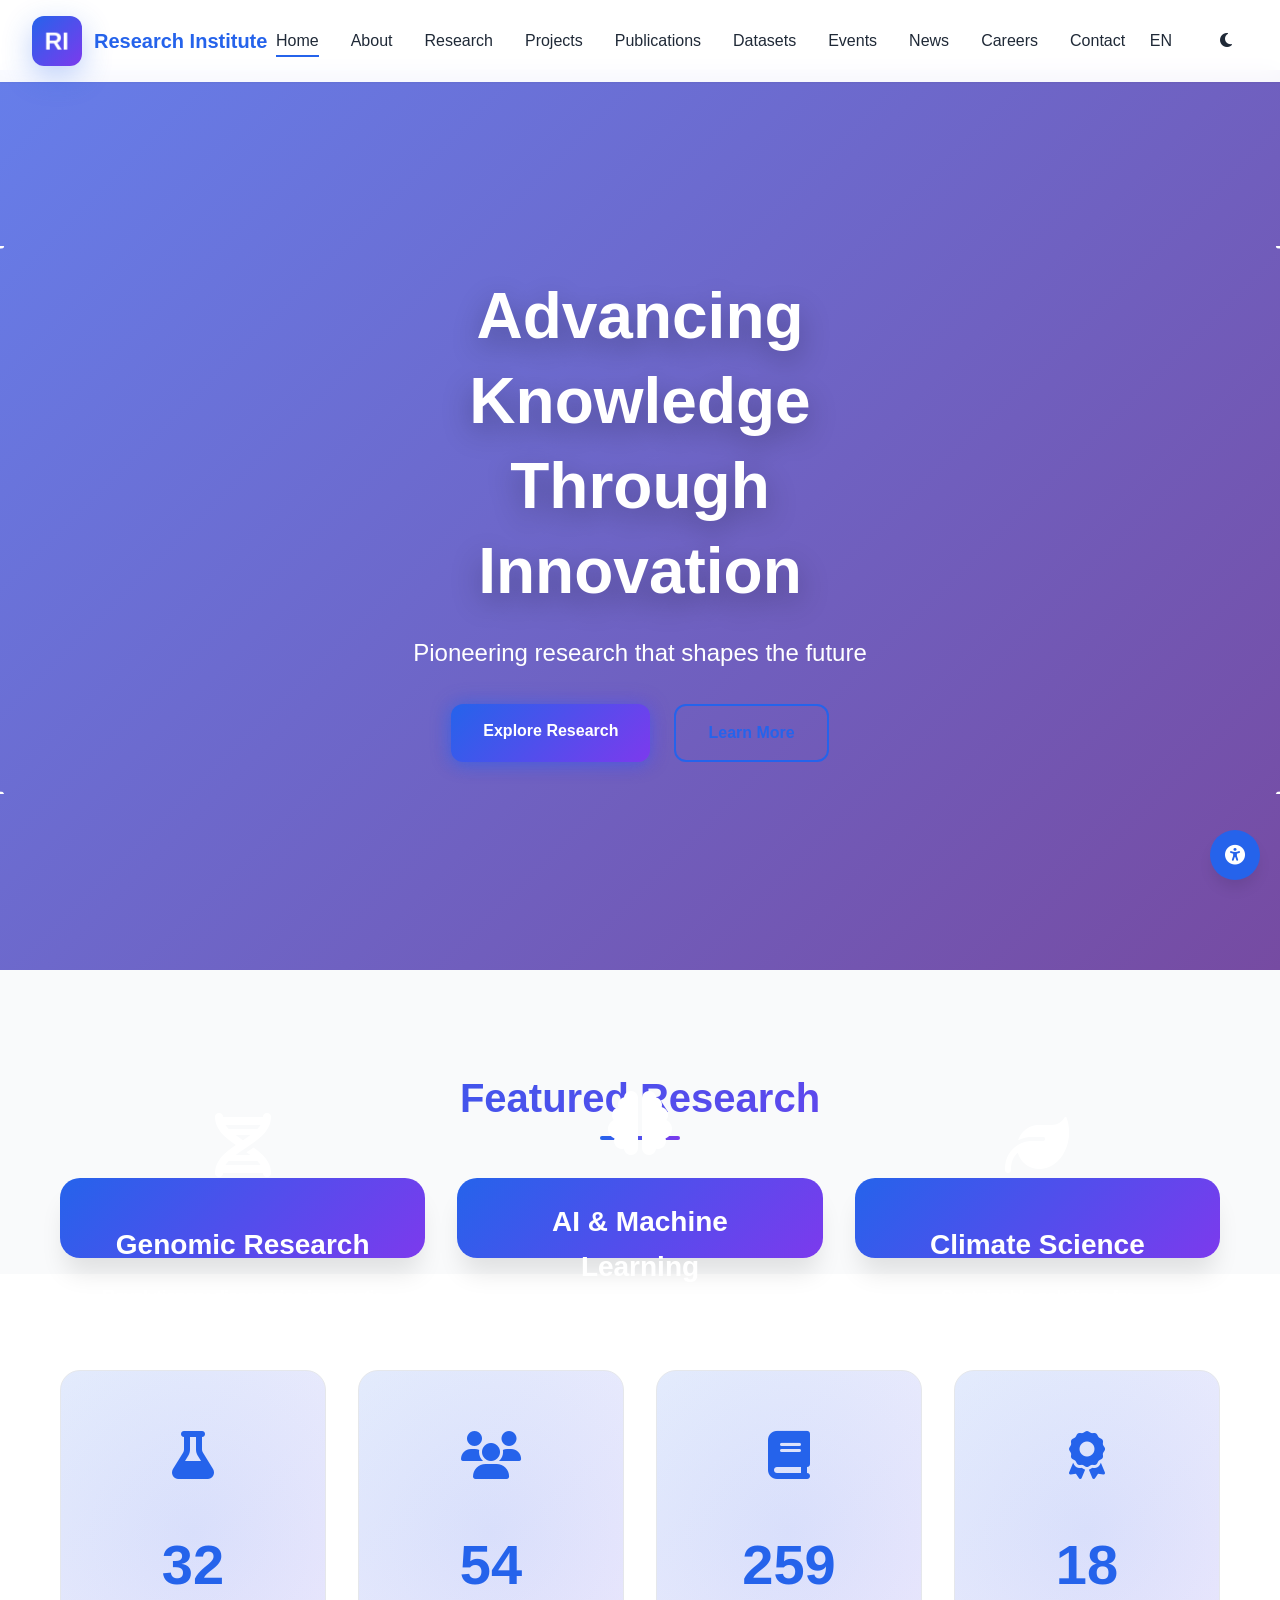
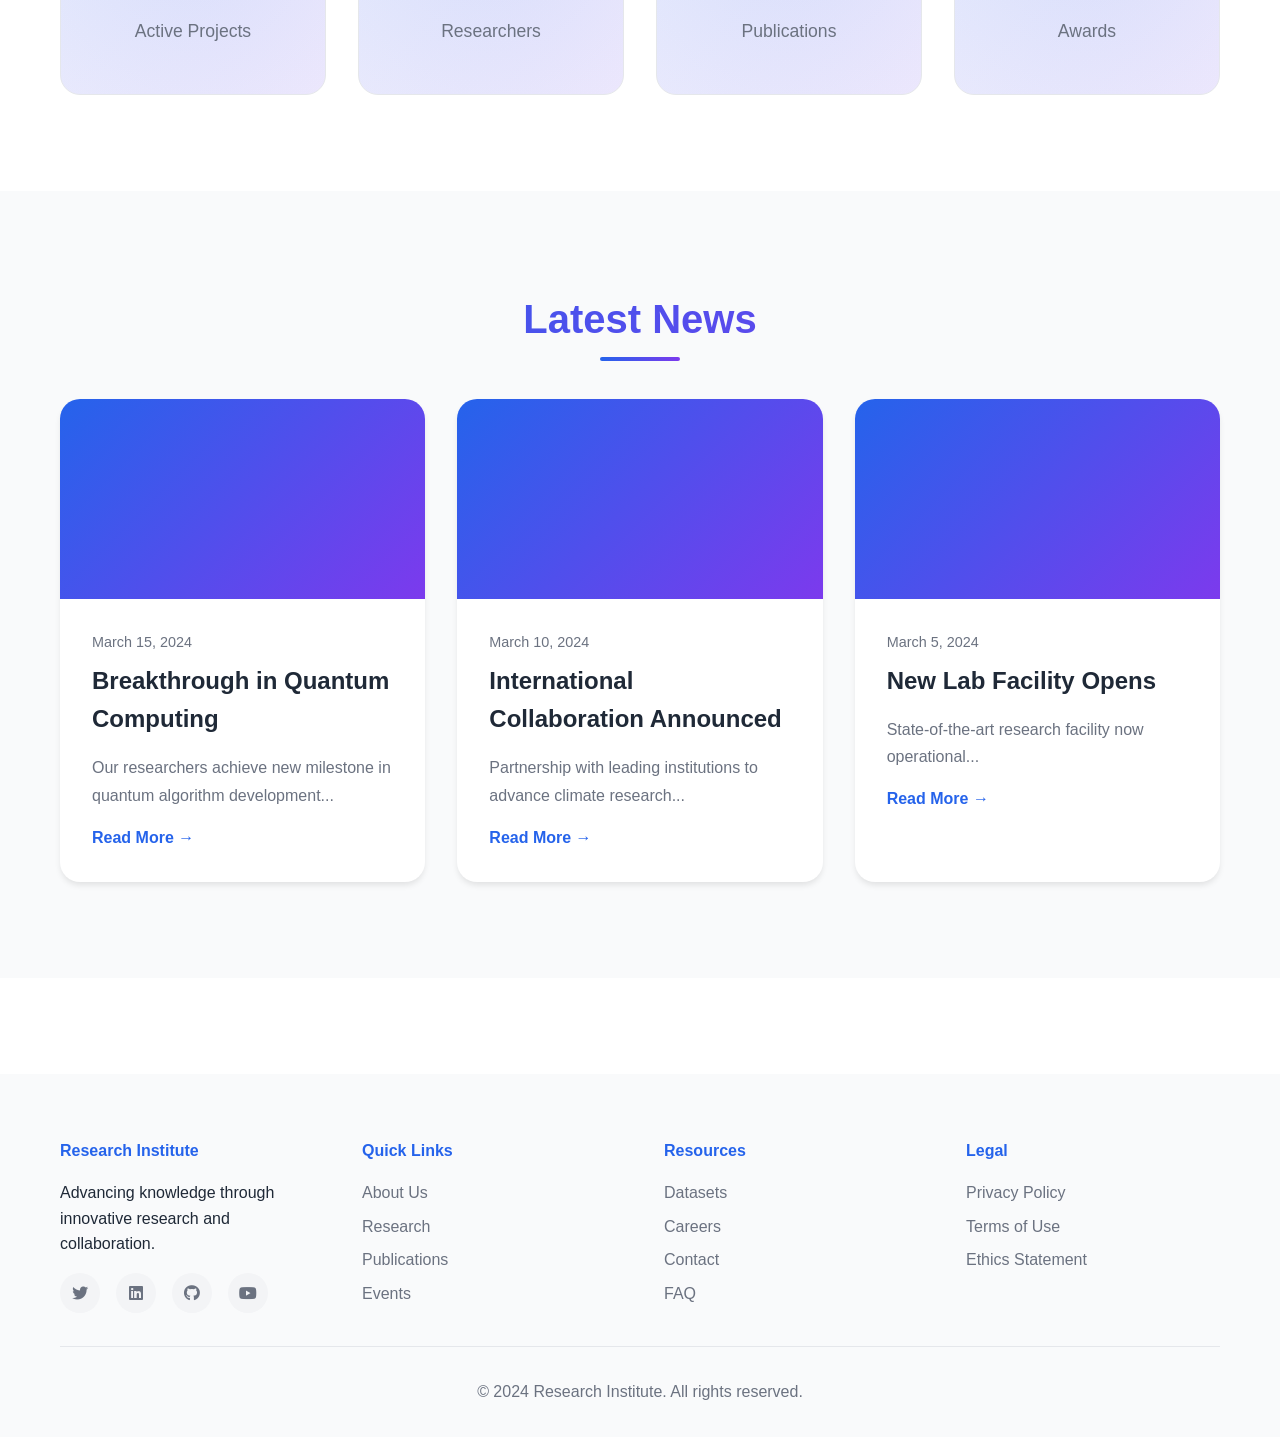
<file: index.html>
<!DOCTYPE html>
<html lang="en">
<head>
    <meta charset="UTF-8">
    <meta name="viewport" content="width=device-width, initial-scale=1.0">
    <title>Research Institute - Home</title>
    <link rel="stylesheet" href="css/main.css">
    <link rel="stylesheet" href="css/home.css">
    <link rel="stylesheet" href="https://cdnjs.cloudflare.com/ajax/libs/font-awesome/6.4.0/css/all.min.css">
</head>
<body>
    <!-- Navigation -->
    <nav class="main-nav" id="mainNav">
        <div class="nav-container">
            <div class="logo">
                <div class="logo-3d">
                    <span class="logo-text">RI</span>
                </div>
                <span class="logo-name">Research Institute</span>
            </div>
            <ul class="nav-menu" id="navMenu">
                <li><a href="index.html" class="active">Home</a></li>
                <li><a href="about.html">About</a></li>
                <li><a href="research.html">Research</a></li>
                <li><a href="projects.html">Projects</a></li>
                <li><a href="publications.html">Publications</a></li>
                <li><a href="datasets.html">Datasets</a></li>
                <li><a href="events.html">Events</a></li>
                <li><a href="news.html">News</a></li>
                <li><a href="careers.html">Careers</a></li>
                <li><a href="contact.html">Contact</a></li>
            </ul>
            <div class="nav-actions">
                <button class="lang-switcher" id="langSwitcher">EN</button>
                <button class="theme-toggle" id="themeToggle"><i class="fas fa-moon"></i></button>
                <button class="nav-toggle" id="navToggle"><i class="fas fa-bars"></i></button>
            </div>
        </div>
    </nav>

    <!-- Hero Section with 3D Effect -->
    <section class="hero-section">
        <div class="hero-3d-container">
            <canvas id="heroCanvas"></canvas>
            <div class="hero-content">
                <div class="hero-text-3d">
                    <h1 class="hero-title">
                        <span class="title-word" data-word="Advancing">Advancing</span>
                        <span class="title-word" data-word="Knowledge">Knowledge</span>
                        <span class="title-word" data-word="Through">Through</span>
                        <span class="title-word" data-word="Innovation">Innovation</span>
                    </h1>
                    <p class="hero-subtitle">Pioneering research that shapes the future</p>
                    <div class="hero-buttons">
                        <a href="research.html" class="btn btn-primary btn-3d">Explore Research</a>
                        <a href="about.html" class="btn btn-secondary btn-3d">Learn More</a>
                    </div>
                </div>
            </div>
            <div class="hero-particles" id="heroParticles"></div>
        </div>
    </section>

    <!-- Featured Research Section -->
    <section class="featured-research">
        <div class="container">
            <h2 class="section-title-3d">Featured Research</h2>
            <div class="research-grid">
                <div class="research-card card-3d" data-tilt>
                    <div class="card-inner">
                        <div class="card-front">
                            <div class="card-icon"><i class="fas fa-dna"></i></div>
                            <h3>Genomic Research</h3>
                            <p>Revolutionary discoveries in genetic engineering</p>
                        </div>
                        <div class="card-back">
                            <h3>Genomic Research</h3>
                            <p>Our team has made significant breakthroughs in understanding genetic mutations and their implications for personalized medicine.</p>
                            <a href="research.html#genomic" class="card-link">Learn More →</a>
                        </div>
                    </div>
                </div>
                <div class="research-card card-3d" data-tilt>
                    <div class="card-inner">
                        <div class="card-front">
                            <div class="card-icon"><i class="fas fa-brain"></i></div>
                            <h3>AI & Machine Learning</h3>
                            <p>Next-generation artificial intelligence systems</p>
                        </div>
                        <div class="card-back">
                            <h3>AI & Machine Learning</h3>
                            <p>Developing cutting-edge AI models that solve complex real-world problems across multiple domains.</p>
                            <a href="research.html#ai" class="card-link">Learn More →</a>
                        </div>
                    </div>
                </div>
                <div class="research-card card-3d" data-tilt>
                    <div class="card-inner">
                        <div class="card-front">
                            <div class="card-icon"><i class="fas fa-leaf"></i></div>
                            <h3>Climate Science</h3>
                            <p>Sustainable solutions for environmental challenges</p>
                        </div>
                        <div class="card-back">
                            <h3>Climate Science</h3>
                            <p>Researching innovative approaches to combat climate change and promote environmental sustainability.</p>
                            <a href="research.html#climate" class="card-link">Learn More →</a>
                        </div>
                    </div>
                </div>
            </div>
        </div>
    </section>

    <!-- Stats Section with 3D Counter -->
    <section class="stats-section">
        <div class="container">
            <div class="stats-grid">
                <div class="stat-card stat-3d">
                    <div class="stat-icon"><i class="fas fa-flask"></i></div>
                    <div class="stat-number" data-target="150">0</div>
                    <div class="stat-label">Active Projects</div>
                </div>
                <div class="stat-card stat-3d">
                    <div class="stat-icon"><i class="fas fa-users"></i></div>
                    <div class="stat-number" data-target="250">0</div>
                    <div class="stat-label">Researchers</div>
                </div>
                <div class="stat-card stat-3d">
                    <div class="stat-icon"><i class="fas fa-book"></i></div>
                    <div class="stat-number" data-target="1200">0</div>
                    <div class="stat-label">Publications</div>
                </div>
                <div class="stat-card stat-3d">
                    <div class="stat-icon"><i class="fas fa-award"></i></div>
                    <div class="stat-number" data-target="85">0</div>
                    <div class="stat-label">Awards</div>
                </div>
            </div>
        </div>
    </section>

    <!-- Latest News Section -->
    <section class="latest-news">
        <div class="container">
            <h2 class="section-title-3d">Latest News</h2>
            <div class="news-grid">
                <article class="news-card news-3d">
                    <div class="news-image">
                        <div class="news-overlay"></div>
                    </div>
                    <div class="news-content">
                        <span class="news-date">March 15, 2024</span>
                        <h3>Breakthrough in Quantum Computing</h3>
                        <p>Our researchers achieve new milestone in quantum algorithm development...</p>
                        <a href="news.html#quantum" class="news-link">Read More →</a>
                    </div>
                </article>
                <article class="news-card news-3d">
                    <div class="news-image">
                        <div class="news-overlay"></div>
                    </div>
                    <div class="news-content">
                        <span class="news-date">March 10, 2024</span>
                        <h3>International Collaboration Announced</h3>
                        <p>Partnership with leading institutions to advance climate research...</p>
                        <a href="news.html#collab" class="news-link">Read More →</a>
                    </div>
                </article>
                <article class="news-card news-3d">
                    <div class="news-image">
                        <div class="news-overlay"></div>
                    </div>
                    <div class="news-content">
                        <span class="news-date">March 5, 2024</span>
                        <h3>New Lab Facility Opens</h3>
                        <p>State-of-the-art research facility now operational...</p>
                        <a href="news.html#lab" class="news-link">Read More →</a>
                    </div>
                </article>
            </div>
        </div>
    </section>

    <!-- Footer -->
    <footer class="main-footer">
        <div class="container">
            <div class="footer-grid">
                <div class="footer-col">
                    <h4>Research Institute</h4>
                    <p>Advancing knowledge through innovative research and collaboration.</p>
                    <div class="social-links">
                        <a href="#"><i class="fab fa-twitter"></i></a>
                        <a href="#"><i class="fab fa-linkedin"></i></a>
                        <a href="#"><i class="fab fa-github"></i></a>
                        <a href="#"><i class="fab fa-youtube"></i></a>
                    </div>
                </div>
                <div class="footer-col">
                    <h4>Quick Links</h4>
                    <ul>
                        <li><a href="about.html">About Us</a></li>
                        <li><a href="research.html">Research</a></li>
                        <li><a href="publications.html">Publications</a></li>
                        <li><a href="events.html">Events</a></li>
                    </ul>
                </div>
                <div class="footer-col">
                    <h4>Resources</h4>
                    <ul>
                        <li><a href="datasets.html">Datasets</a></li>
                        <li><a href="careers.html">Careers</a></li>
                        <li><a href="contact.html">Contact</a></li>
                        <li><a href="faq.html">FAQ</a></li>
                    </ul>
                </div>
                <div class="footer-col">
                    <h4>Legal</h4>
                    <ul>
                        <li><a href="privacy.html">Privacy Policy</a></li>
                        <li><a href="terms.html">Terms of Use</a></li>
                        <li><a href="ethics.html">Ethics Statement</a></li>
                    </ul>
                </div>
            </div>
            <div class="footer-bottom">
                <p>&copy; 2024 Research Institute. All rights reserved.</p>
            </div>
        </div>
    </footer>

    <script src="js/main.js"></script>
    <script src="js/home.js"></script>
</body>
</html>
</file>
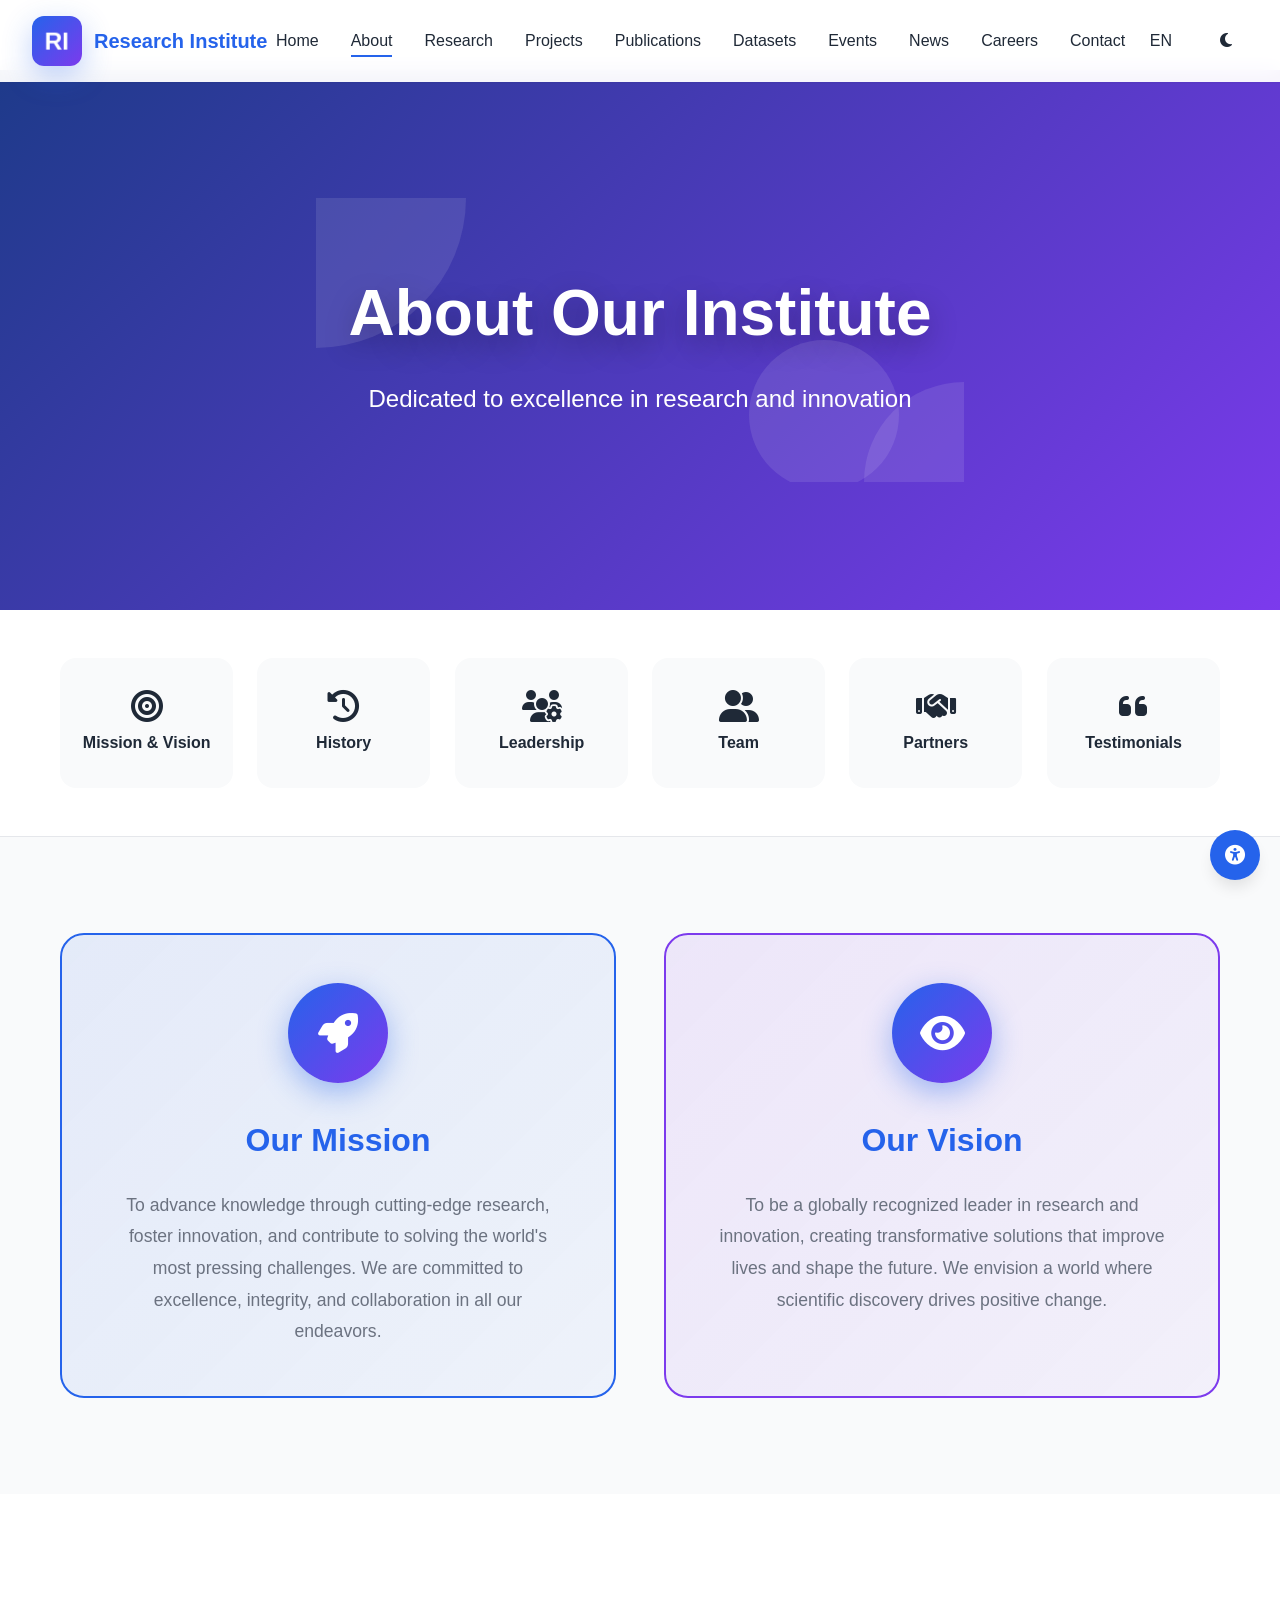
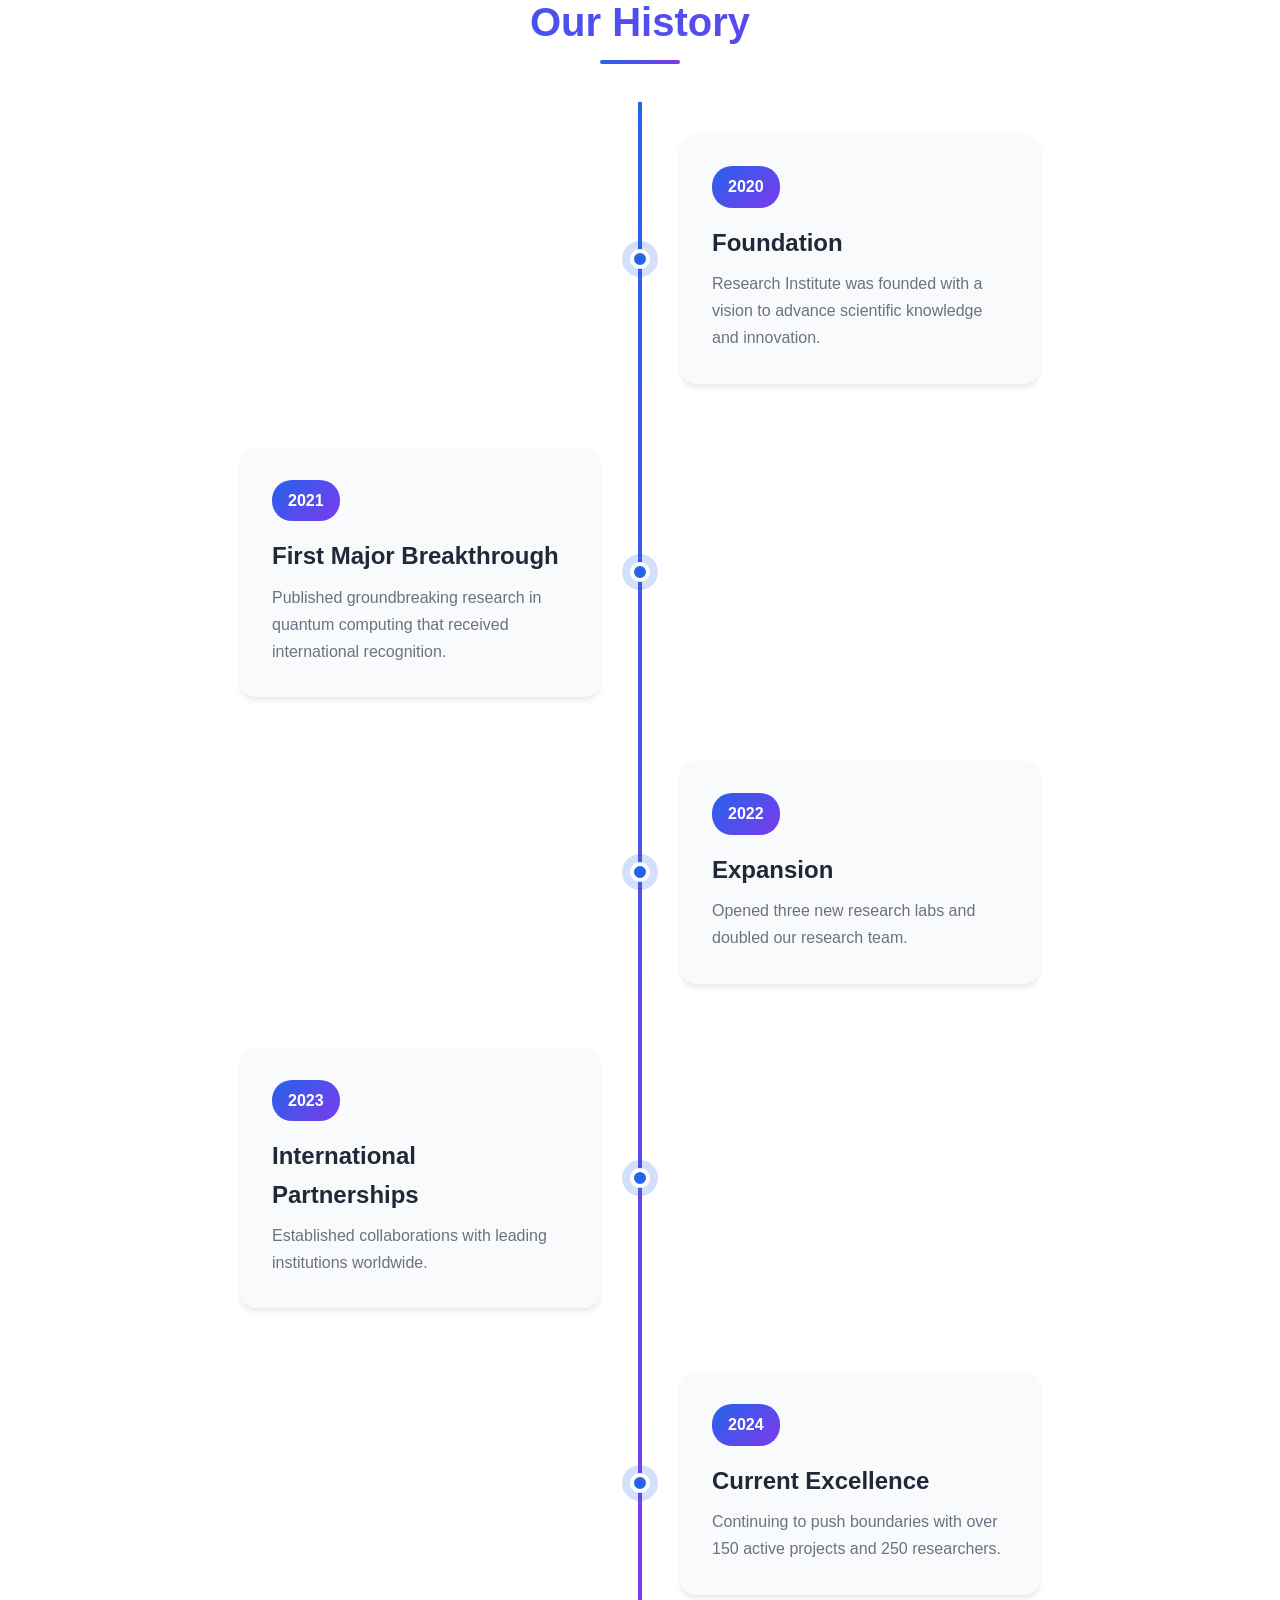
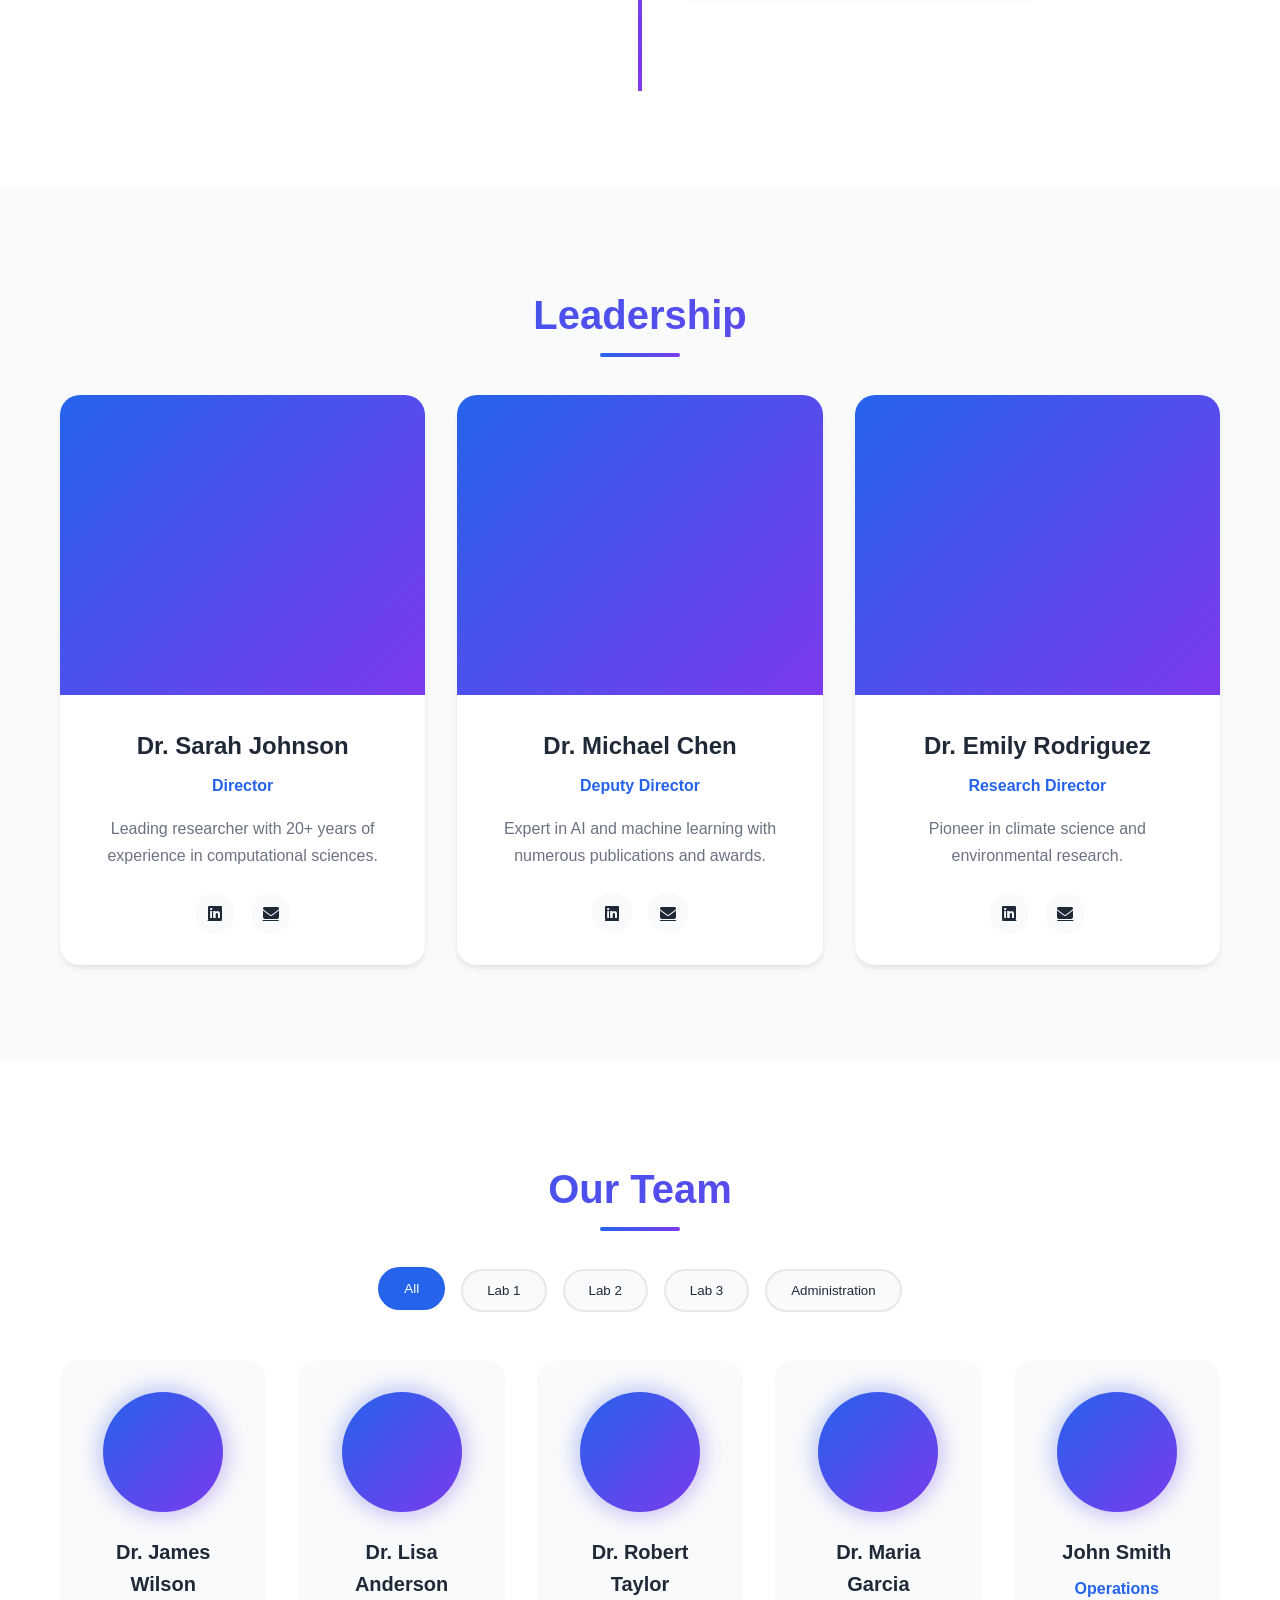
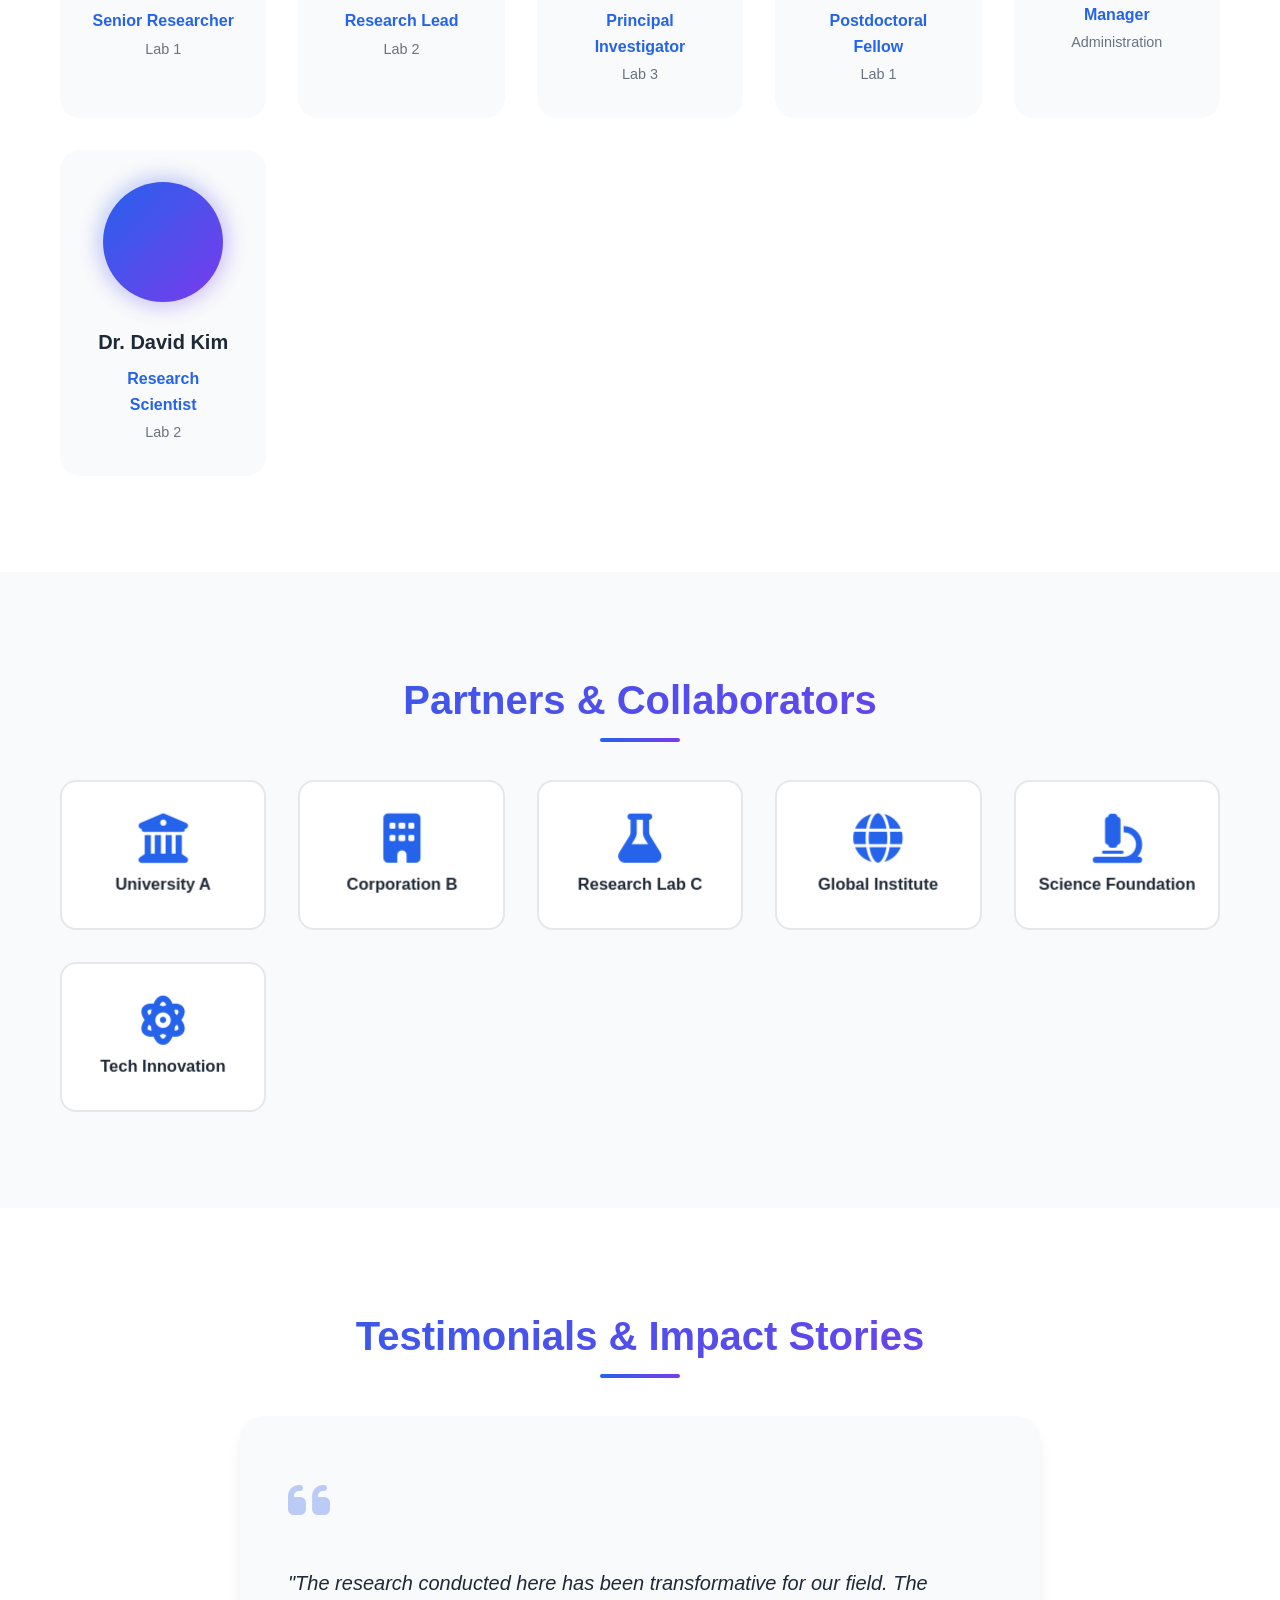
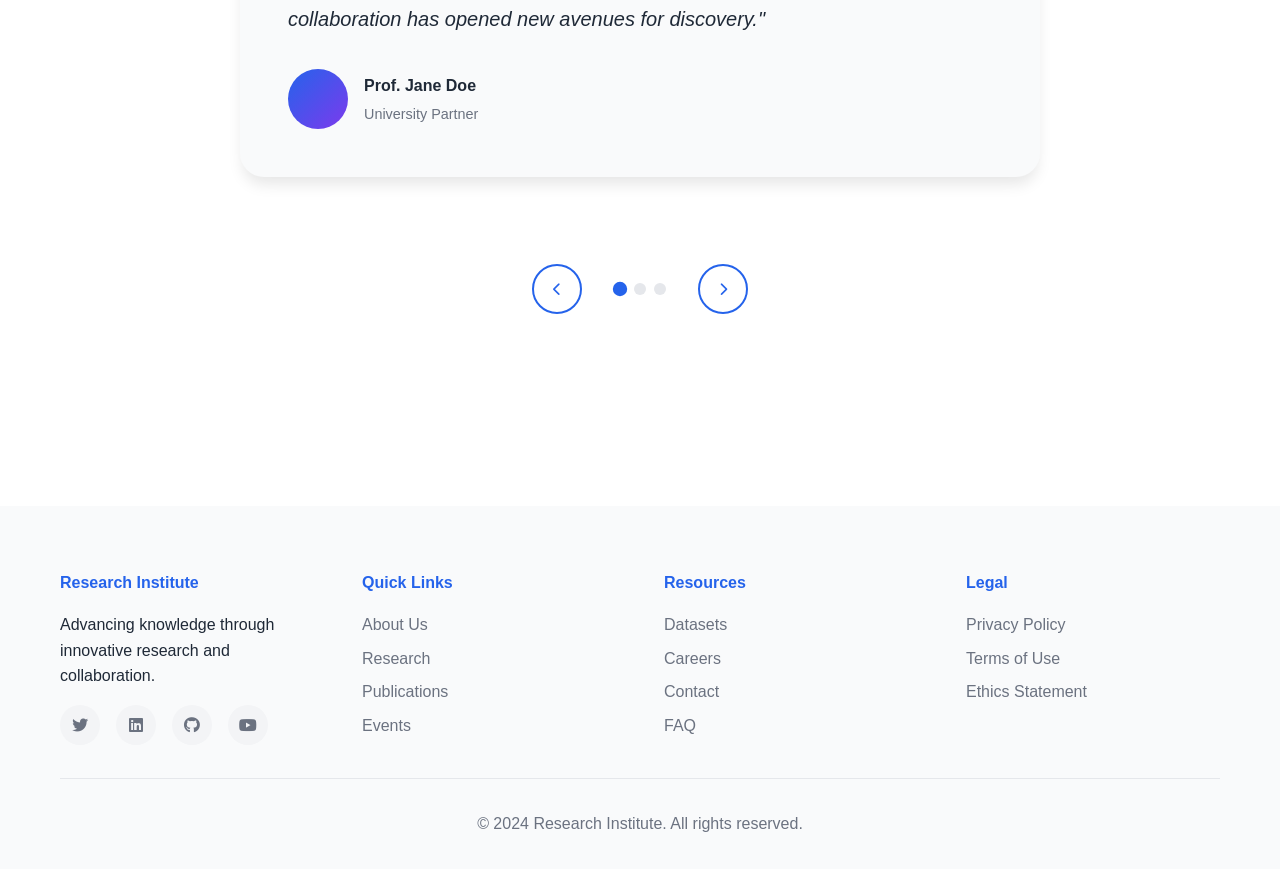
<file: about.html>
<!DOCTYPE html>
<html lang="en">
<head>
    <meta charset="UTF-8">
    <meta name="viewport" content="width=device-width, initial-scale=1.0">
    <title>About Us - Research Institute</title>
    <link rel="stylesheet" href="css/main.css">
    <link rel="stylesheet" href="css/about.css">
    <link rel="stylesheet" href="https://cdnjs.cloudflare.com/ajax/libs/font-awesome/6.4.0/css/all.min.css">
</head>
<body>
    <!-- Navigation -->
    <nav class="main-nav" id="mainNav">
        <div class="nav-container">
            <div class="logo">
                <div class="logo-3d">
                    <span class="logo-text">RI</span>
                </div>
                <span class="logo-name">Research Institute</span>
            </div>
            <ul class="nav-menu" id="navMenu">
                <li><a href="index.html">Home</a></li>
                <li><a href="about.html" class="active">About</a></li>
                <li><a href="research.html">Research</a></li>
                <li><a href="projects.html">Projects</a></li>
                <li><a href="publications.html">Publications</a></li>
                <li><a href="datasets.html">Datasets</a></li>
                <li><a href="events.html">Events</a></li>
                <li><a href="news.html">News</a></li>
                <li><a href="careers.html">Careers</a></li>
                <li><a href="contact.html">Contact</a></li>
            </ul>
            <div class="nav-actions">
                <button class="lang-switcher" id="langSwitcher">EN</button>
                <button class="theme-toggle" id="themeToggle"><i class="fas fa-moon"></i></button>
                <button class="nav-toggle" id="navToggle"><i class="fas fa-bars"></i></button>
            </div>
        </div>
    </nav>

    <!-- About Hero -->
    <section class="about-hero">
        <div class="about-hero-content">
            <div class="hero-shapes">
                <div class="shape shape-1"></div>
                <div class="shape shape-2"></div>
                <div class="shape shape-3"></div>
            </div>
            <h1 class="about-title-3d">About Our Institute</h1>
            <p class="about-subtitle">Dedicated to excellence in research and innovation</p>
        </div>
    </section>

    <!-- About Navigation -->
    <section class="about-nav-section">
        <div class="container">
            <div class="about-nav-grid">
                <a href="#mission" class="about-nav-item nav-item-3d">
                    <i class="fas fa-bullseye"></i>
                    <span>Mission & Vision</span>
                </a>
                <a href="#history" class="about-nav-item nav-item-3d">
                    <i class="fas fa-history"></i>
                    <span>History</span>
                </a>
                <a href="#leadership" class="about-nav-item nav-item-3d">
                    <i class="fas fa-users-cog"></i>
                    <span>Leadership</span>
                </a>
                <a href="#team" class="about-nav-item nav-item-3d">
                    <i class="fas fa-user-friends"></i>
                    <span>Team</span>
                </a>
                <a href="#partners" class="about-nav-item nav-item-3d">
                    <i class="fas fa-handshake"></i>
                    <span>Partners</span>
                </a>
                <a href="#testimonials" class="about-nav-item nav-item-3d">
                    <i class="fas fa-quote-left"></i>
                    <span>Testimonials</span>
                </a>
            </div>
        </div>
    </section>

    <!-- Mission & Vision -->
    <section id="mission" class="mission-section">
        <div class="container">
            <div class="mission-grid">
                <div class="mission-card mission-3d">
                    <div class="mission-icon-wrapper">
                        <i class="fas fa-rocket"></i>
                    </div>
                    <h2>Our Mission</h2>
                    <p>To advance knowledge through cutting-edge research, foster innovation, and contribute to solving the world's most pressing challenges. We are committed to excellence, integrity, and collaboration in all our endeavors.</p>
                </div>
                <div class="mission-card vision-3d">
                    <div class="mission-icon-wrapper">
                        <i class="fas fa-eye"></i>
                    </div>
                    <h2>Our Vision</h2>
                    <p>To be a globally recognized leader in research and innovation, creating transformative solutions that improve lives and shape the future. We envision a world where scientific discovery drives positive change.</p>
                </div>
            </div>
        </div>
    </section>

    <!-- History Timeline -->
    <section id="history" class="history-section">
        <div class="container">
            <h2 class="section-title-3d">Our History</h2>
            <div class="timeline-container">
                <div class="timeline-line"></div>
                <div class="timeline-item timeline-3d">
                    <div class="timeline-marker"></div>
                    <div class="timeline-content">
                        <div class="timeline-year">2020</div>
                        <h3>Foundation</h3>
                        <p>Research Institute was founded with a vision to advance scientific knowledge and innovation.</p>
                    </div>
                </div>
                <div class="timeline-item timeline-3d">
                    <div class="timeline-marker"></div>
                    <div class="timeline-content">
                        <div class="timeline-year">2021</div>
                        <h3>First Major Breakthrough</h3>
                        <p>Published groundbreaking research in quantum computing that received international recognition.</p>
                    </div>
                </div>
                <div class="timeline-item timeline-3d">
                    <div class="timeline-marker"></div>
                    <div class="timeline-content">
                        <div class="timeline-year">2022</div>
                        <h3>Expansion</h3>
                        <p>Opened three new research labs and doubled our research team.</p>
                    </div>
                </div>
                <div class="timeline-item timeline-3d">
                    <div class="timeline-marker"></div>
                    <div class="timeline-content">
                        <div class="timeline-year">2023</div>
                        <h3>International Partnerships</h3>
                        <p>Established collaborations with leading institutions worldwide.</p>
                    </div>
                </div>
                <div class="timeline-item timeline-3d">
                    <div class="timeline-marker"></div>
                    <div class="timeline-content">
                        <div class="timeline-year">2024</div>
                        <h3>Current Excellence</h3>
                        <p>Continuing to push boundaries with over 150 active projects and 250 researchers.</p>
                    </div>
                </div>
            </div>
        </div>
    </section>

    <!-- Leadership -->
    <section id="leadership" class="leadership-section">
        <div class="container">
            <h2 class="section-title-3d">Leadership</h2>
            <div class="leadership-grid">
                <div class="leader-card leader-3d">
                    <div class="leader-image">
                        <div class="leader-overlay"></div>
                    </div>
                    <div class="leader-info">
                        <h3>Dr. Sarah Johnson</h3>
                        <p class="leader-role">Director</p>
                        <p class="leader-bio">Leading researcher with 20+ years of experience in computational sciences.</p>
                        <div class="leader-social">
                            <a href="#"><i class="fab fa-linkedin"></i></a>
                            <a href="#"><i class="fas fa-envelope"></i></a>
                        </div>
                    </div>
                </div>
                <div class="leader-card leader-3d">
                    <div class="leader-image">
                        <div class="leader-overlay"></div>
                    </div>
                    <div class="leader-info">
                        <h3>Dr. Michael Chen</h3>
                        <p class="leader-role">Deputy Director</p>
                        <p class="leader-bio">Expert in AI and machine learning with numerous publications and awards.</p>
                        <div class="leader-social">
                            <a href="#"><i class="fab fa-linkedin"></i></a>
                            <a href="#"><i class="fas fa-envelope"></i></a>
                        </div>
                    </div>
                </div>
                <div class="leader-card leader-3d">
                    <div class="leader-image">
                        <div class="leader-overlay"></div>
                    </div>
                    <div class="leader-info">
                        <h3>Dr. Emily Rodriguez</h3>
                        <p class="leader-role">Research Director</p>
                        <p class="leader-bio">Pioneer in climate science and environmental research.</p>
                        <div class="leader-social">
                            <a href="#"><i class="fab fa-linkedin"></i></a>
                            <a href="#"><i class="fas fa-envelope"></i></a>
                        </div>
                    </div>
                </div>
            </div>
        </div>
    </section>

    <!-- Team Directory -->
    <section id="team" class="team-section">
        <div class="container">
            <h2 class="section-title-3d">Our Team</h2>
            <div class="team-filters">
                <button class="filter-btn active" data-filter="all">All</button>
                <button class="filter-btn" data-filter="lab1">Lab 1</button>
                <button class="filter-btn" data-filter="lab2">Lab 2</button>
                <button class="filter-btn" data-filter="lab3">Lab 3</button>
                <button class="filter-btn" data-filter="admin">Administration</button>
            </div>
            <div class="team-grid">
                <div class="team-member member-3d" data-lab="lab1">
                    <div class="member-avatar">
                        <div class="avatar-glow"></div>
                    </div>
                    <h4>Dr. James Wilson</h4>
                    <p class="member-role">Senior Researcher</p>
                    <p class="member-lab">Lab 1</p>
                </div>
                <div class="team-member member-3d" data-lab="lab2">
                    <div class="member-avatar">
                        <div class="avatar-glow"></div>
                    </div>
                    <h4>Dr. Lisa Anderson</h4>
                    <p class="member-role">Research Lead</p>
                    <p class="member-lab">Lab 2</p>
                </div>
                <div class="team-member member-3d" data-lab="lab3">
                    <div class="member-avatar">
                        <div class="avatar-glow"></div>
                    </div>
                    <h4>Dr. Robert Taylor</h4>
                    <p class="member-role">Principal Investigator</p>
                    <p class="member-lab">Lab 3</p>
                </div>
                <div class="team-member member-3d" data-lab="lab1">
                    <div class="member-avatar">
                        <div class="avatar-glow"></div>
                    </div>
                    <h4>Dr. Maria Garcia</h4>
                    <p class="member-role">Postdoctoral Fellow</p>
                    <p class="member-lab">Lab 1</p>
                </div>
                <div class="team-member member-3d" data-lab="admin">
                    <div class="member-avatar">
                        <div class="avatar-glow"></div>
                    </div>
                    <h4>John Smith</h4>
                    <p class="member-role">Operations Manager</p>
                    <p class="member-lab">Administration</p>
                </div>
                <div class="team-member member-3d" data-lab="lab2">
                    <div class="member-avatar">
                        <div class="avatar-glow"></div>
                    </div>
                    <h4>Dr. David Kim</h4>
                    <p class="member-role">Research Scientist</p>
                    <p class="member-lab">Lab 2</p>
                </div>
            </div>
        </div>
    </section>

    <!-- Partners -->
    <section id="partners" class="partners-section">
        <div class="container">
            <h2 class="section-title-3d">Partners & Collaborators</h2>
            <div class="partners-grid">
                <div class="partner-logo partner-3d">
                    <div class="partner-inner">
                        <i class="fas fa-university"></i>
                        <span>University A</span>
                    </div>
                </div>
                <div class="partner-logo partner-3d">
                    <div class="partner-inner">
                        <i class="fas fa-building"></i>
                        <span>Corporation B</span>
                    </div>
                </div>
                <div class="partner-logo partner-3d">
                    <div class="partner-inner">
                        <i class="fas fa-flask"></i>
                        <span>Research Lab C</span>
                    </div>
                </div>
                <div class="partner-logo partner-3d">
                    <div class="partner-inner">
                        <i class="fas fa-globe"></i>
                        <span>Global Institute</span>
                    </div>
                </div>
                <div class="partner-logo partner-3d">
                    <div class="partner-inner">
                        <i class="fas fa-microscope"></i>
                        <span>Science Foundation</span>
                    </div>
                </div>
                <div class="partner-logo partner-3d">
                    <div class="partner-inner">
                        <i class="fas fa-atom"></i>
                        <span>Tech Innovation</span>
                    </div>
                </div>
            </div>
        </div>
    </section>

    <!-- Testimonials -->
    <section id="testimonials" class="testimonials-section">
        <div class="container">
            <h2 class="section-title-3d">Testimonials & Impact Stories</h2>
            <div class="testimonials-slider">
                <div class="testimonial-card testimonial-3d active">
                    <div class="testimonial-quote">
                        <i class="fas fa-quote-left"></i>
                    </div>
                    <p class="testimonial-text">"The research conducted here has been transformative for our field. The collaboration has opened new avenues for discovery."</p>
                    <div class="testimonial-author">
                        <div class="author-avatar"></div>
                        <div class="author-info">
                            <h4>Prof. Jane Doe</h4>
                            <p>University Partner</p>
                        </div>
                    </div>
                </div>
                <div class="testimonial-card testimonial-3d">
                    <div class="testimonial-quote">
                        <i class="fas fa-quote-left"></i>
                    </div>
                    <p class="testimonial-text">"Working with this institute has been an incredible experience. Their innovative approach and dedication to excellence is unmatched."</p>
                    <div class="testimonial-author">
                        <div class="author-avatar"></div>
                        <div class="author-info">
                            <h4>Dr. Mark Thompson</h4>
                            <p>Industry Collaborator</p>
                        </div>
                    </div>
                </div>
                <div class="testimonial-card testimonial-3d">
                    <div class="testimonial-quote">
                        <i class="fas fa-quote-left"></i>
                    </div>
                    <p class="testimonial-text">"The impact of their research extends far beyond academia. Real-world applications are making a difference in people's lives."</p>
                    <div class="testimonial-author">
                        <div class="author-avatar"></div>
                        <div class="author-info">
                            <h4>Sarah Williams</h4>
                            <p>Research Beneficiary</p>
                        </div>
                    </div>
                </div>
            </div>
            <div class="testimonial-controls">
                <button class="testimonial-btn prev-btn"><i class="fas fa-chevron-left"></i></button>
                <div class="testimonial-dots">
                    <span class="dot active" data-slide="0"></span>
                    <span class="dot" data-slide="1"></span>
                    <span class="dot" data-slide="2"></span>
                </div>
                <button class="testimonial-btn next-btn"><i class="fas fa-chevron-right"></i></button>
            </div>
        </div>
    </section>

    <!-- Footer -->
    <footer class="main-footer">
        <div class="container">
            <div class="footer-grid">
                <div class="footer-col">
                    <h4>Research Institute</h4>
                    <p>Advancing knowledge through innovative research and collaboration.</p>
                    <div class="social-links">
                        <a href="#"><i class="fab fa-twitter"></i></a>
                        <a href="#"><i class="fab fa-linkedin"></i></a>
                        <a href="#"><i class="fab fa-github"></i></a>
                        <a href="#"><i class="fab fa-youtube"></i></a>
                    </div>
                </div>
                <div class="footer-col">
                    <h4>Quick Links</h4>
                    <ul>
                        <li><a href="about.html">About Us</a></li>
                        <li><a href="research.html">Research</a></li>
                        <li><a href="publications.html">Publications</a></li>
                        <li><a href="events.html">Events</a></li>
                    </ul>
                </div>
                <div class="footer-col">
                    <h4>Resources</h4>
                    <ul>
                        <li><a href="datasets.html">Datasets</a></li>
                        <li><a href="careers.html">Careers</a></li>
                        <li><a href="contact.html">Contact</a></li>
                        <li><a href="faq.html">FAQ</a></li>
                    </ul>
                </div>
                <div class="footer-col">
                    <h4>Legal</h4>
                    <ul>
                        <li><a href="privacy.html">Privacy Policy</a></li>
                        <li><a href="terms.html">Terms of Use</a></li>
                        <li><a href="ethics.html">Ethics Statement</a></li>
                    </ul>
                </div>
            </div>
            <div class="footer-bottom">
                <p>&copy; 2024 Research Institute. All rights reserved.</p>
            </div>
        </div>
    </footer>

    <script src="js/main.js"></script>
    <script src="js/about.js"></script>
</body>
</html>
</file>
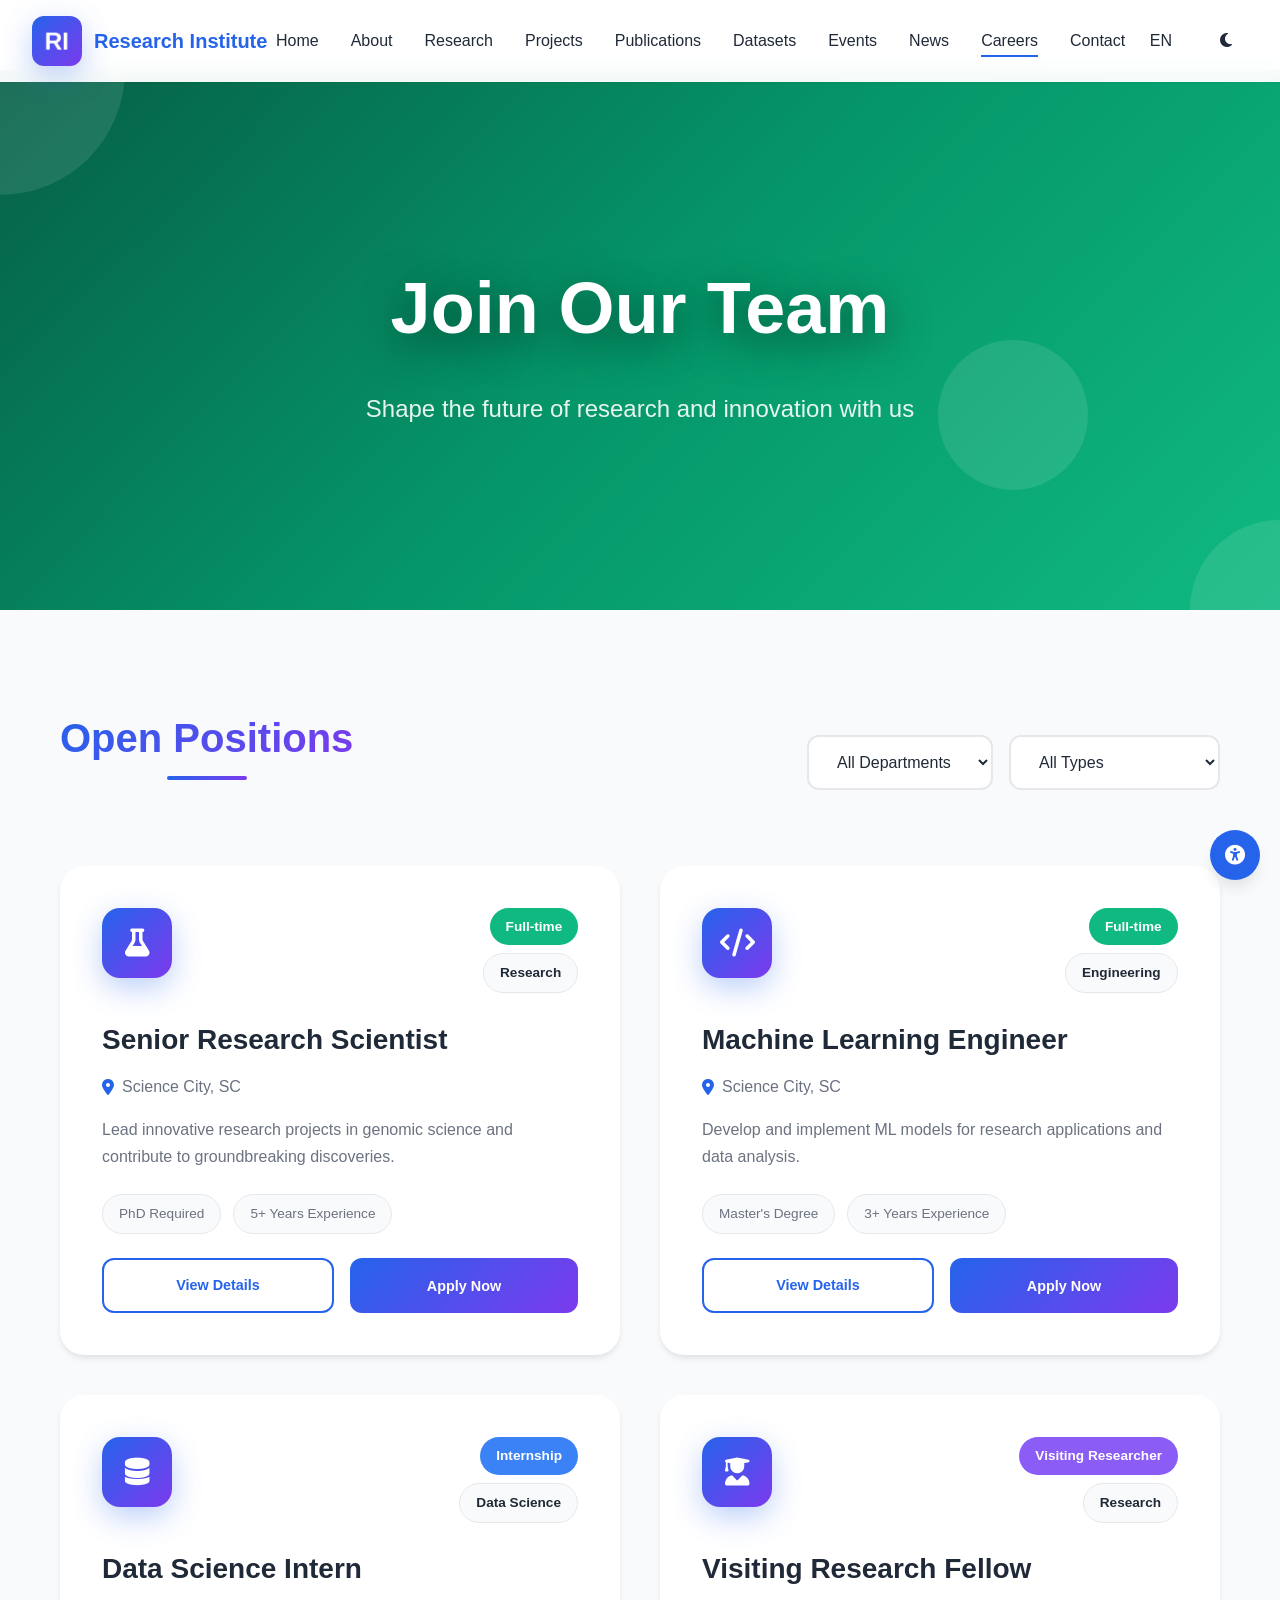
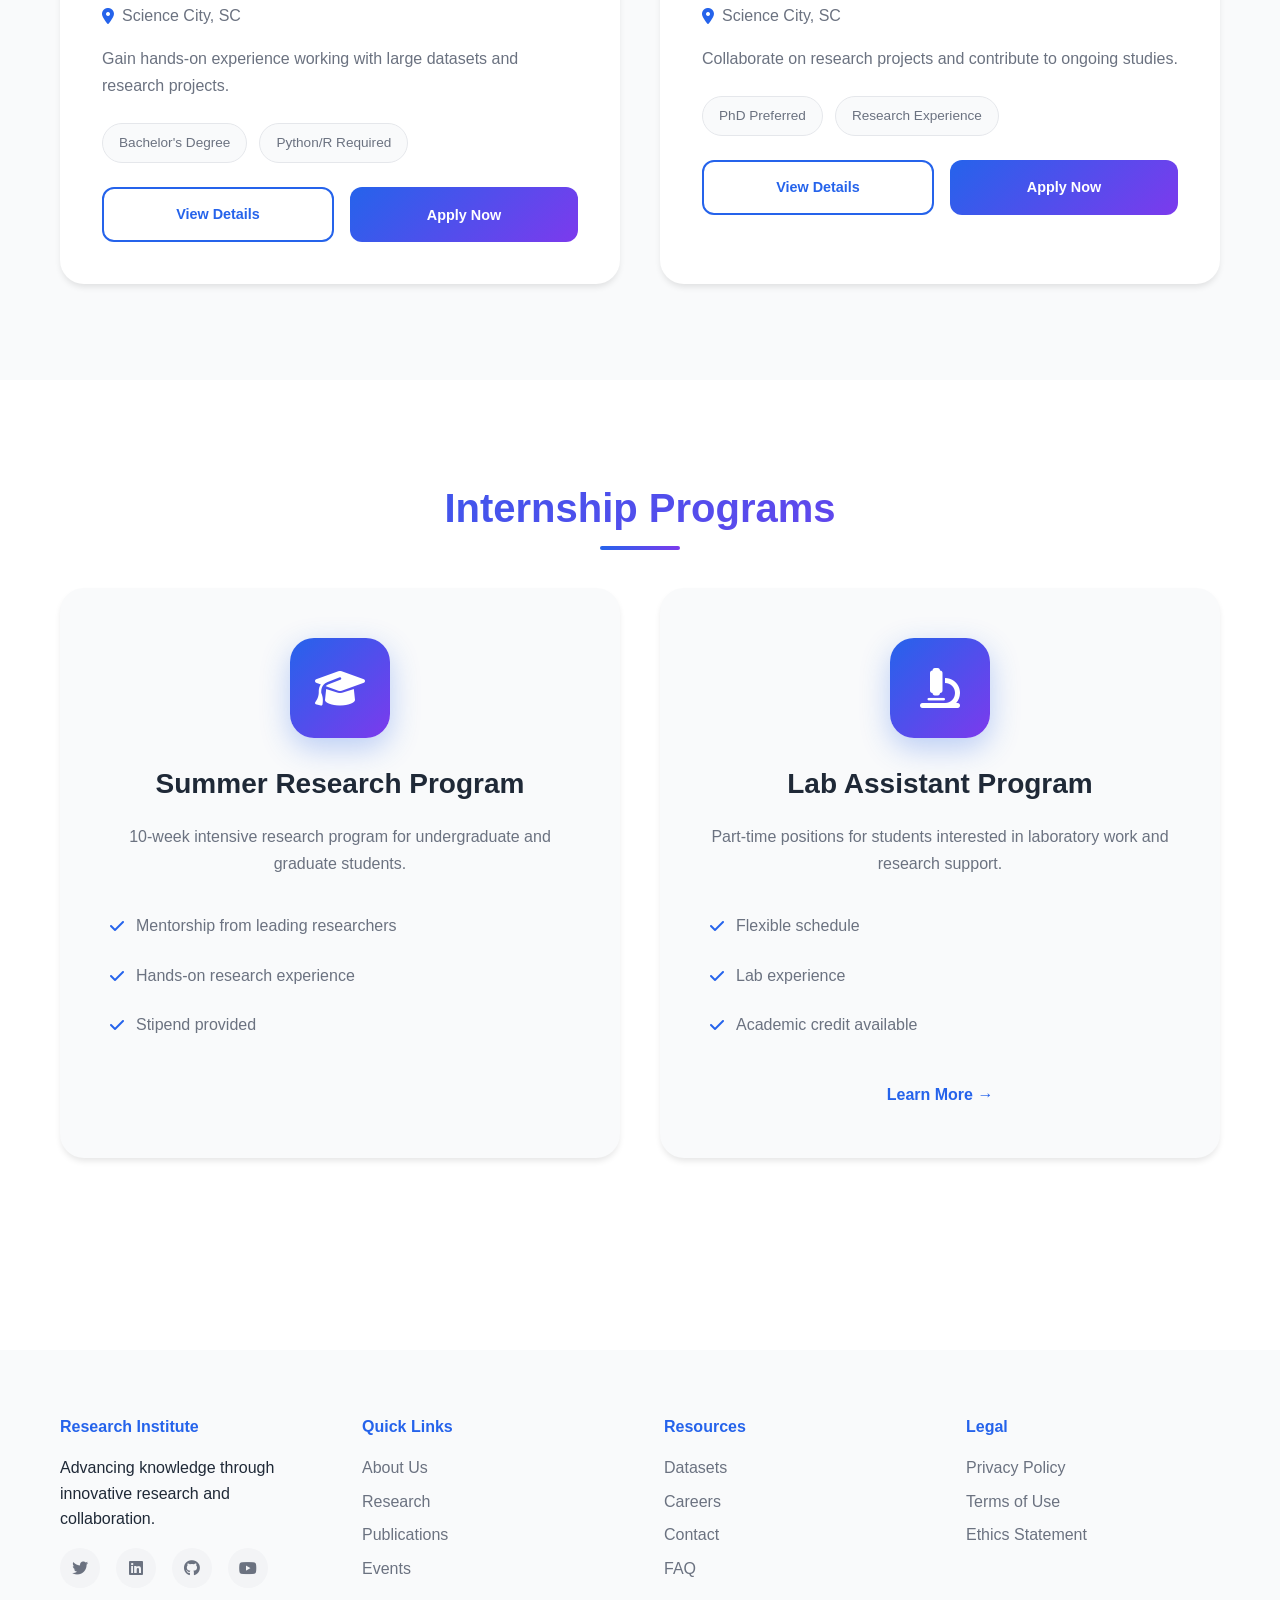
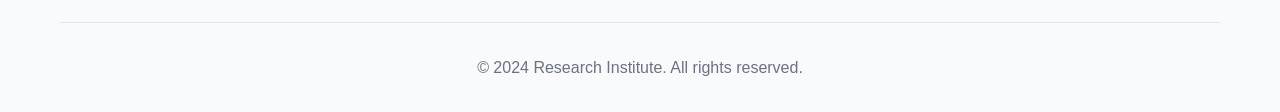
<file: careers.html>
<!DOCTYPE html>
<html lang="en">
<head>
    <meta charset="UTF-8">
    <meta name="viewport" content="width=device-width, initial-scale=1.0">
    <title>Careers - Research Institute</title>
    <link rel="stylesheet" href="css/main.css">
    <link rel="stylesheet" href="css/careers.css">
    <link rel="stylesheet" href="https://cdnjs.cloudflare.com/ajax/libs/font-awesome/6.4.0/css/all.min.css">
</head>
<body>
    <!-- Navigation -->
    <nav class="main-nav" id="mainNav">
        <div class="nav-container">
            <div class="logo">
                <div class="logo-3d">
                    <span class="logo-text">RI</span>
                </div>
                <span class="logo-name">Research Institute</span>
            </div>
            <ul class="nav-menu" id="navMenu">
                <li><a href="index.html">Home</a></li>
                <li><a href="about.html">About</a></li>
                <li><a href="research.html">Research</a></li>
                <li><a href="projects.html">Projects</a></li>
                <li><a href="publications.html">Publications</a></li>
                <li><a href="datasets.html">Datasets</a></li>
                <li><a href="events.html">Events</a></li>
                <li><a href="news.html">News</a></li>
                <li><a href="careers.html" class="active">Careers</a></li>
                <li><a href="contact.html">Contact</a></li>
            </ul>
            <div class="nav-actions">
                <button class="lang-switcher" id="langSwitcher">EN</button>
                <button class="theme-toggle" id="themeToggle"><i class="fas fa-moon"></i></button>
                <button class="nav-toggle" id="navToggle"><i class="fas fa-bars"></i></button>
            </div>
        </div>
    </nav>

    <!-- Careers Hero -->
    <section class="careers-hero">
        <div class="careers-hero-visual">
            <div class="career-shapes">
                <div class="career-shape shape-1"></div>
                <div class="career-shape shape-2"></div>
                <div class="career-shape shape-3"></div>
            </div>
        </div>
        <div class="container">
            <div class="careers-hero-content">
                <h1 class="careers-title-3d">Join Our Team</h1>
                <p class="careers-subtitle">Shape the future of research and innovation with us</p>
            </div>
        </div>
    </section>

    <!-- Job Listings -->
    <section class="jobs-section">
        <div class="container">
            <div class="jobs-header">
                <h2 class="section-title-3d">Open Positions</h2>
                <div class="jobs-filters">
                    <select id="departmentFilter" class="filter-select">
                        <option value="all">All Departments</option>
                        <option value="research">Research</option>
                        <option value="engineering">Engineering</option>
                        <option value="data">Data Science</option>
                        <option value="admin">Administration</option>
                    </select>
                    <select id="typeFilter" class="filter-select">
                        <option value="all">All Types</option>
                        <option value="fulltime">Full-time</option>
                        <option value="parttime">Part-time</option>
                        <option value="internship">Internship</option>
                        <option value="visiting">Visiting Researcher</option>
                    </select>
                </div>
            </div>
            <div class="jobs-grid">
                <div class="job-card job-3d" data-department="research" data-type="fulltime">
                    <div class="job-header">
                        <div class="job-icon">
                            <i class="fas fa-flask"></i>
                        </div>
                        <div class="job-badges">
                            <span class="job-badge fulltime">Full-time</span>
                            <span class="job-badge department">Research</span>
                        </div>
                    </div>
                    <h3>Senior Research Scientist</h3>
                    <p class="job-location"><i class="fas fa-map-marker-alt"></i> Science City, SC</p>
                    <p class="job-description">Lead innovative research projects in genomic science and contribute to groundbreaking discoveries.</p>
                    <div class="job-requirements">
                        <span class="req-tag">PhD Required</span>
                        <span class="req-tag">5+ Years Experience</span>
                    </div>
                    <div class="job-actions">
                        <a href="job-detail.html?id=1" class="job-btn">View Details</a>
                        <button class="job-btn apply-btn">Apply Now</button>
                    </div>
                </div>
                <div class="job-card job-3d" data-department="engineering" data-type="fulltime">
                    <div class="job-header">
                        <div class="job-icon">
                            <i class="fas fa-code"></i>
                        </div>
                        <div class="job-badges">
                            <span class="job-badge fulltime">Full-time</span>
                            <span class="job-badge department">Engineering</span>
                        </div>
                    </div>
                    <h3>Machine Learning Engineer</h3>
                    <p class="job-location"><i class="fas fa-map-marker-alt"></i> Science City, SC</p>
                    <p class="job-description">Develop and implement ML models for research applications and data analysis.</p>
                    <div class="job-requirements">
                        <span class="req-tag">Master's Degree</span>
                        <span class="req-tag">3+ Years Experience</span>
                    </div>
                    <div class="job-actions">
                        <a href="job-detail.html?id=2" class="job-btn">View Details</a>
                        <button class="job-btn apply-btn">Apply Now</button>
                    </div>
                </div>
                <div class="job-card job-3d" data-department="data" data-type="internship">
                    <div class="job-header">
                        <div class="job-icon">
                            <i class="fas fa-database"></i>
                        </div>
                        <div class="job-badges">
                            <span class="job-badge internship">Internship</span>
                            <span class="job-badge department">Data Science</span>
                        </div>
                    </div>
                    <h3>Data Science Intern</h3>
                    <p class="job-location"><i class="fas fa-map-marker-alt"></i> Science City, SC</p>
                    <p class="job-description">Gain hands-on experience working with large datasets and research projects.</p>
                    <div class="job-requirements">
                        <span class="req-tag">Bachelor's Degree</span>
                        <span class="req-tag">Python/R Required</span>
                    </div>
                    <div class="job-actions">
                        <a href="job-detail.html?id=3" class="job-btn">View Details</a>
                        <button class="job-btn apply-btn">Apply Now</button>
                    </div>
                </div>
                <div class="job-card job-3d" data-department="research" data-type="visiting">
                    <div class="job-header">
                        <div class="job-icon">
                            <i class="fas fa-user-graduate"></i>
                        </div>
                        <div class="job-badges">
                            <span class="job-badge visiting">Visiting Researcher</span>
                            <span class="job-badge department">Research</span>
                        </div>
                    </div>
                    <h3>Visiting Research Fellow</h3>
                    <p class="job-location"><i class="fas fa-map-marker-alt"></i> Science City, SC</p>
                    <p class="job-description">Collaborate on research projects and contribute to ongoing studies.</p>
                    <div class="job-requirements">
                        <span class="req-tag">PhD Preferred</span>
                        <span class="req-tag">Research Experience</span>
                    </div>
                    <div class="job-actions">
                        <a href="job-detail.html?id=4" class="job-btn">View Details</a>
                        <button class="job-btn apply-btn">Apply Now</button>
                    </div>
                </div>
            </div>
        </div>
    </section>

    <!-- Internship Programs -->
    <section class="internships-section">
        <div class="container">
            <h2 class="section-title-3d">Internship Programs</h2>
            <div class="internships-grid">
                <div class="internship-card internship-3d">
                    <div class="internship-icon">
                        <i class="fas fa-graduation-cap"></i>
                    </div>
                    <h3>Summer Research Program</h3>
                    <p>10-week intensive research program for undergraduate and graduate students.</p>
                    <ul class="internship-benefits">
                        <li><i class="fas fa-check"></i> Mentorship from leading researchers</li>
                        <li><i class="fas fa-check"></i> Hands-on research experience</li>
                        <li><i class="fas fa-check"></i> Stipend provided</li>
                    </ul>
                    <a href="#" class="internship-link">Learn More →</a>
                </div>
                <div class="internship-card internship-3d">
                    <div class="internship-icon">
                        <i class="fas fa-microscope"></i>
                    </div>
                    <h3>Lab Assistant Program</h3>
                    <p>Part-time positions for students interested in laboratory work and research support.</p>
                    <ul class="internship-benefits">
                        <li><i class="fas fa-check"></i> Flexible schedule</li>
                        <li><i class="fas fa-check"></i> Lab experience</li>
                        <li><i class="fas fa-check"></i> Academic credit available</li>
                    </ul>
                    <a href="#" class="internship-link">Learn More →</a>
                </div>
            </div>
        </div>
    </section>

    <!-- Footer -->
    <footer class="main-footer">
        <div class="container">
            <div class="footer-grid">
                <div class="footer-col">
                    <h4>Research Institute</h4>
                    <p>Advancing knowledge through innovative research and collaboration.</p>
                    <div class="social-links">
                        <a href="#"><i class="fab fa-twitter"></i></a>
                        <a href="#"><i class="fab fa-linkedin"></i></a>
                        <a href="#"><i class="fab fa-github"></i></a>
                        <a href="#"><i class="fab fa-youtube"></i></a>
                    </div>
                </div>
                <div class="footer-col">
                    <h4>Quick Links</h4>
                    <ul>
                        <li><a href="about.html">About Us</a></li>
                        <li><a href="research.html">Research</a></li>
                        <li><a href="publications.html">Publications</a></li>
                        <li><a href="events.html">Events</a></li>
                    </ul>
                </div>
                <div class="footer-col">
                    <h4>Resources</h4>
                    <ul>
                        <li><a href="datasets.html">Datasets</a></li>
                        <li><a href="careers.html">Careers</a></li>
                        <li><a href="contact.html">Contact</a></li>
                        <li><a href="faq.html">FAQ</a></li>
                    </ul>
                </div>
                <div class="footer-col">
                    <h4>Legal</h4>
                    <ul>
                        <li><a href="privacy.html">Privacy Policy</a></li>
                        <li><a href="terms.html">Terms of Use</a></li>
                        <li><a href="ethics.html">Ethics Statement</a></li>
                    </ul>
                </div>
            </div>
            <div class="footer-bottom">
                <p>&copy; 2024 Research Institute. All rights reserved.</p>
            </div>
        </div>
    </footer>

    <script src="js/main.js"></script>
    <script src="js/careers.js"></script>
</body>
</html>
</file>
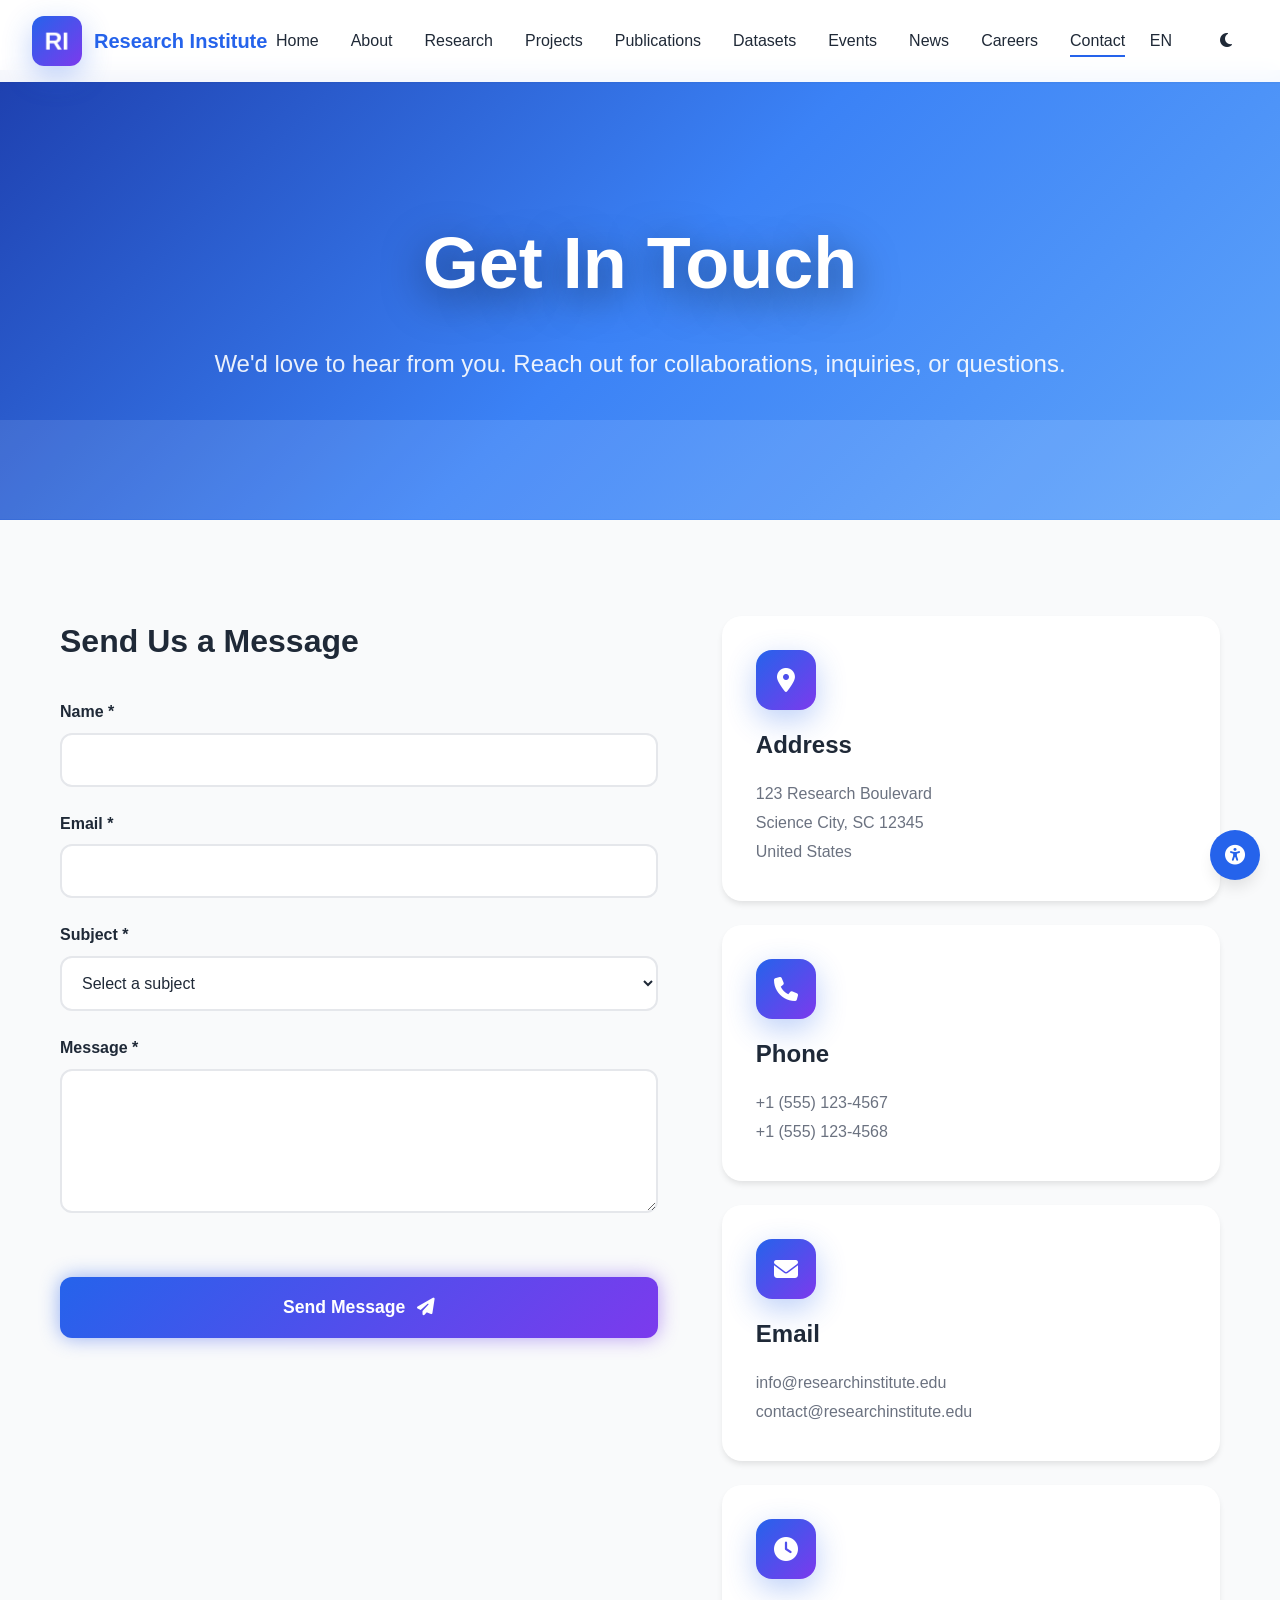
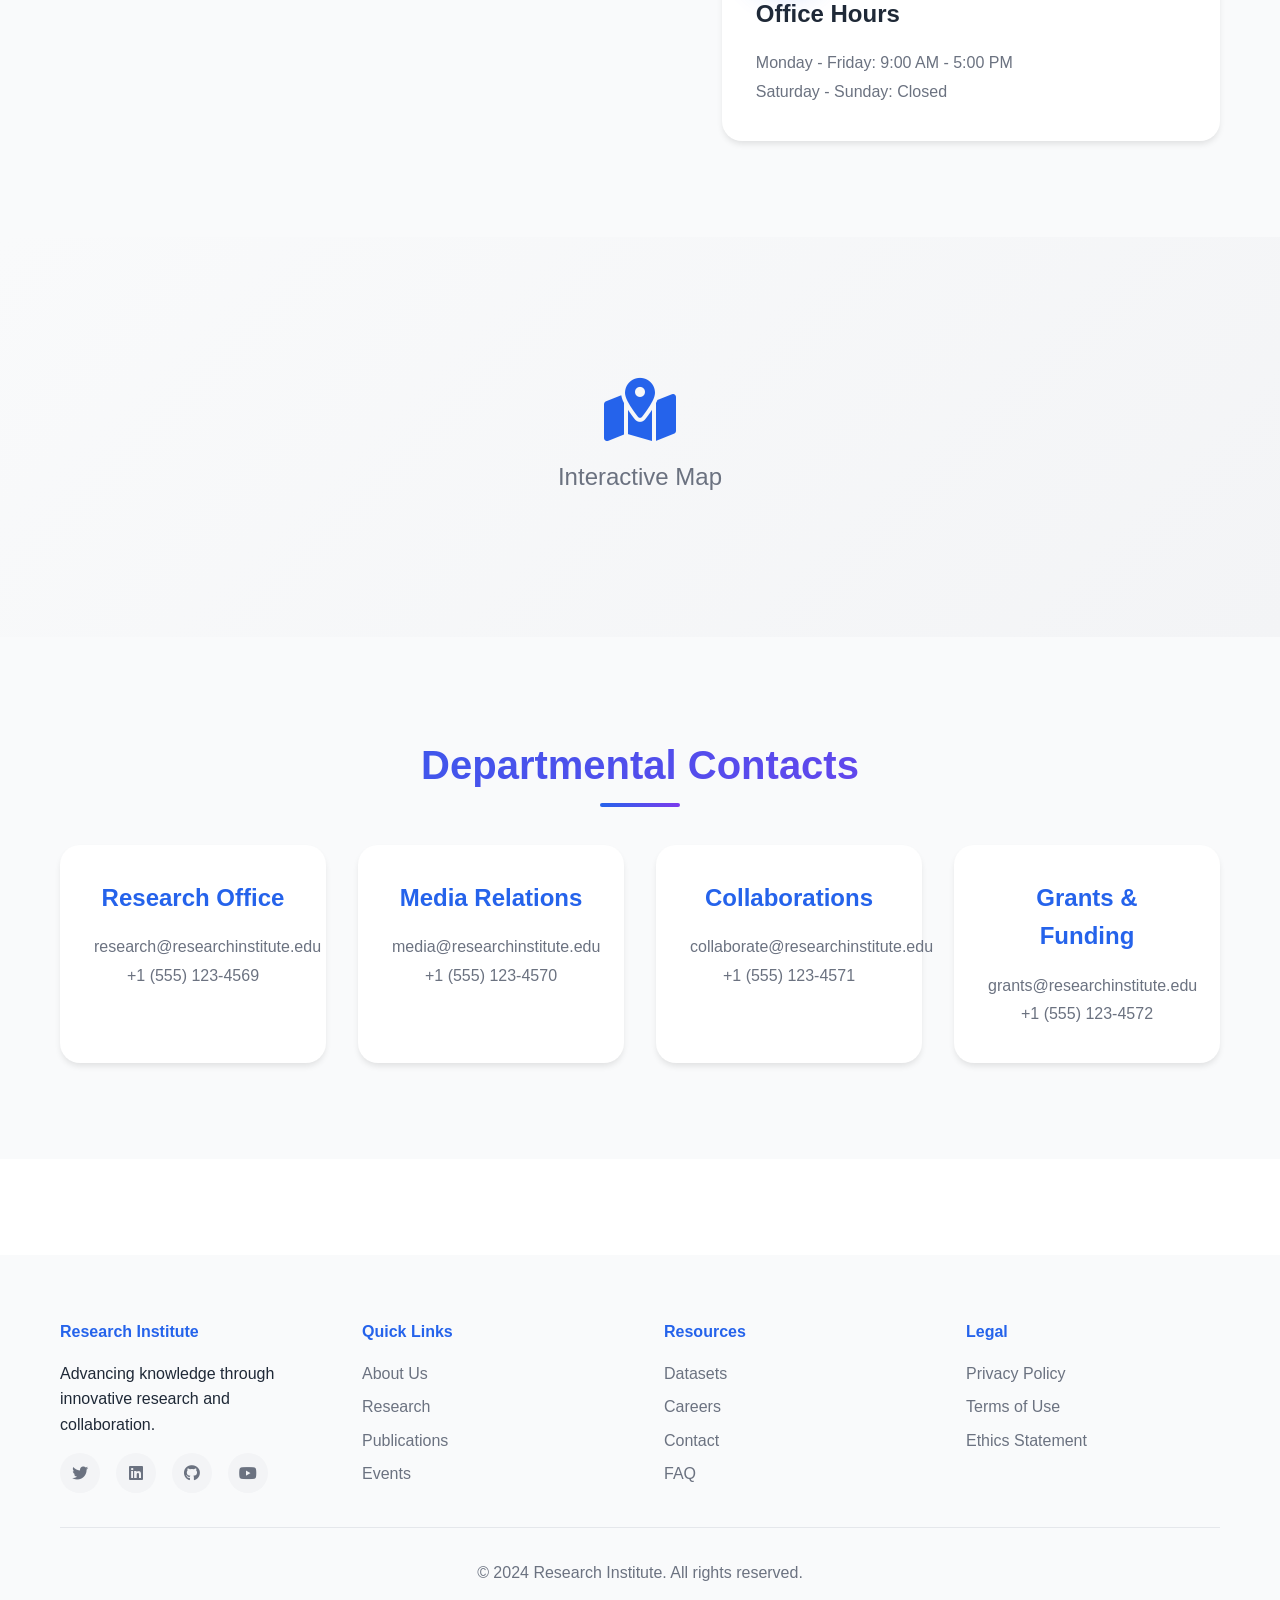
<file: contact.html>
<!DOCTYPE html>
<html lang="en">
<head>
    <meta charset="UTF-8">
    <meta name="viewport" content="width=device-width, initial-scale=1.0">
    <title>Contact - Research Institute</title>
    <link rel="stylesheet" href="css/main.css">
    <link rel="stylesheet" href="css/contact.css">
    <link rel="stylesheet" href="https://cdnjs.cloudflare.com/ajax/libs/font-awesome/6.4.0/css/all.min.css">
</head>
<body>
    <!-- Navigation -->
    <nav class="main-nav" id="mainNav">
        <div class="nav-container">
            <div class="logo">
                <div class="logo-3d">
                    <span class="logo-text">RI</span>
                </div>
                <span class="logo-name">Research Institute</span>
            </div>
            <ul class="nav-menu" id="navMenu">
                <li><a href="index.html">Home</a></li>
                <li><a href="about.html">About</a></li>
                <li><a href="research.html">Research</a></li>
                <li><a href="projects.html">Projects</a></li>
                <li><a href="publications.html">Publications</a></li>
                <li><a href="datasets.html">Datasets</a></li>
                <li><a href="events.html">Events</a></li>
                <li><a href="news.html">News</a></li>
                <li><a href="careers.html">Careers</a></li>
                <li><a href="contact.html" class="active">Contact</a></li>
            </ul>
            <div class="nav-actions">
                <button class="lang-switcher" id="langSwitcher">EN</button>
                <button class="theme-toggle" id="themeToggle"><i class="fas fa-moon"></i></button>
                <button class="nav-toggle" id="navToggle"><i class="fas fa-bars"></i></button>
            </div>
        </div>
    </nav>

    <!-- Contact Hero -->
    <section class="contact-hero">
        <div class="contact-hero-visual">
            <div class="contact-waves"></div>
        </div>
        <div class="container">
            <div class="contact-hero-content">
                <h1 class="contact-title-3d">Get In Touch</h1>
                <p class="contact-subtitle">We'd love to hear from you. Reach out for collaborations, inquiries, or questions.</p>
            </div>
        </div>
    </section>

    <!-- Contact Section -->
    <section class="contact-section">
        <div class="container">
            <div class="contact-grid">
                <!-- Contact Form -->
                <div class="contact-form-wrapper">
                    <h2>Send Us a Message</h2>
                    <form class="contact-form" id="contactForm">
                        <div class="form-group">
                            <label for="name">Name *</label>
                            <input type="text" id="name" name="name" required>
                        </div>
                        <div class="form-group">
                            <label for="email">Email *</label>
                            <input type="email" id="email" name="email" required>
                        </div>
                        <div class="form-group">
                            <label for="subject">Subject *</label>
                            <select id="subject" name="subject" required>
                                <option value="">Select a subject</option>
                                <option value="collaboration">Collaboration Request</option>
                                <option value="media">Media Inquiry</option>
                                <option value="general">General Inquiry</option>
                                <option value="research">Research Question</option>
                                <option value="other">Other</option>
                            </select>
                        </div>
                        <div class="form-group">
                            <label for="message">Message *</label>
                            <textarea id="message" name="message" rows="6" required></textarea>
                        </div>
                        <div class="form-group">
                            <div class="g-recaptcha" data-sitekey="your-site-key"></div>
                        </div>
                        <button type="submit" class="submit-btn btn-3d">
                            <span>Send Message</span>
                            <i class="fas fa-paper-plane"></i>
                        </button>
                    </form>
                </div>

                <!-- Contact Info -->
                <div class="contact-info-wrapper">
                    <div class="contact-info-card info-3d">
                        <div class="info-icon">
                            <i class="fas fa-map-marker-alt"></i>
                        </div>
                        <h3>Address</h3>
                        <p>123 Research Boulevard<br>Science City, SC 12345<br>United States</p>
                    </div>
                    <div class="contact-info-card info-3d">
                        <div class="info-icon">
                            <i class="fas fa-phone"></i>
                        </div>
                        <h3>Phone</h3>
                        <p>+1 (555) 123-4567<br>+1 (555) 123-4568</p>
                    </div>
                    <div class="contact-info-card info-3d">
                        <div class="info-icon">
                            <i class="fas fa-envelope"></i>
                        </div>
                        <h3>Email</h3>
                        <p>info@researchinstitute.edu<br>contact@researchinstitute.edu</p>
                    </div>
                    <div class="contact-info-card info-3d">
                        <div class="info-icon">
                            <i class="fas fa-clock"></i>
                        </div>
                        <h3>Office Hours</h3>
                        <p>Monday - Friday: 9:00 AM - 5:00 PM<br>Saturday - Sunday: Closed</p>
                    </div>
                </div>
            </div>
        </div>
    </section>

    <!-- Map Section -->
    <section class="map-section">
        <div class="map-container">
            <div class="map-placeholder">
                <i class="fas fa-map-marked-alt"></i>
                <p>Interactive Map</p>
            </div>
        </div>
    </section>

    <!-- Departmental Contacts -->
    <section class="departmental-contacts">
        <div class="container">
            <h2 class="section-title-3d">Departmental Contacts</h2>
            <div class="departments-grid">
                <div class="department-card dept-3d">
                    <h3>Research Office</h3>
                    <p>research@researchinstitute.edu</p>
                    <p>+1 (555) 123-4569</p>
                </div>
                <div class="department-card dept-3d">
                    <h3>Media Relations</h3>
                    <p>media@researchinstitute.edu</p>
                    <p>+1 (555) 123-4570</p>
                </div>
                <div class="department-card dept-3d">
                    <h3>Collaborations</h3>
                    <p>collaborate@researchinstitute.edu</p>
                    <p>+1 (555) 123-4571</p>
                </div>
                <div class="department-card dept-3d">
                    <h3>Grants & Funding</h3>
                    <p>grants@researchinstitute.edu</p>
                    <p>+1 (555) 123-4572</p>
                </div>
            </div>
        </div>
    </section>

    <!-- Footer -->
    <footer class="main-footer">
        <div class="container">
            <div class="footer-grid">
                <div class="footer-col">
                    <h4>Research Institute</h4>
                    <p>Advancing knowledge through innovative research and collaboration.</p>
                    <div class="social-links">
                        <a href="#"><i class="fab fa-twitter"></i></a>
                        <a href="#"><i class="fab fa-linkedin"></i></a>
                        <a href="#"><i class="fab fa-github"></i></a>
                        <a href="#"><i class="fab fa-youtube"></i></a>
                    </div>
                </div>
                <div class="footer-col">
                    <h4>Quick Links</h4>
                    <ul>
                        <li><a href="about.html">About Us</a></li>
                        <li><a href="research.html">Research</a></li>
                        <li><a href="publications.html">Publications</a></li>
                        <li><a href="events.html">Events</a></li>
                    </ul>
                </div>
                <div class="footer-col">
                    <h4>Resources</h4>
                    <ul>
                        <li><a href="datasets.html">Datasets</a></li>
                        <li><a href="careers.html">Careers</a></li>
                        <li><a href="contact.html">Contact</a></li>
                        <li><a href="faq.html">FAQ</a></li>
                    </ul>
                </div>
                <div class="footer-col">
                    <h4>Legal</h4>
                    <ul>
                        <li><a href="privacy.html">Privacy Policy</a></li>
                        <li><a href="terms.html">Terms of Use</a></li>
                        <li><a href="ethics.html">Ethics Statement</a></li>
                    </ul>
                </div>
            </div>
            <div class="footer-bottom">
                <p>&copy; 2024 Research Institute. All rights reserved.</p>
            </div>
        </div>
    </footer>

    <script src="js/main.js"></script>
    <script src="js/contact.js"></script>
</body>
</html>
</file>
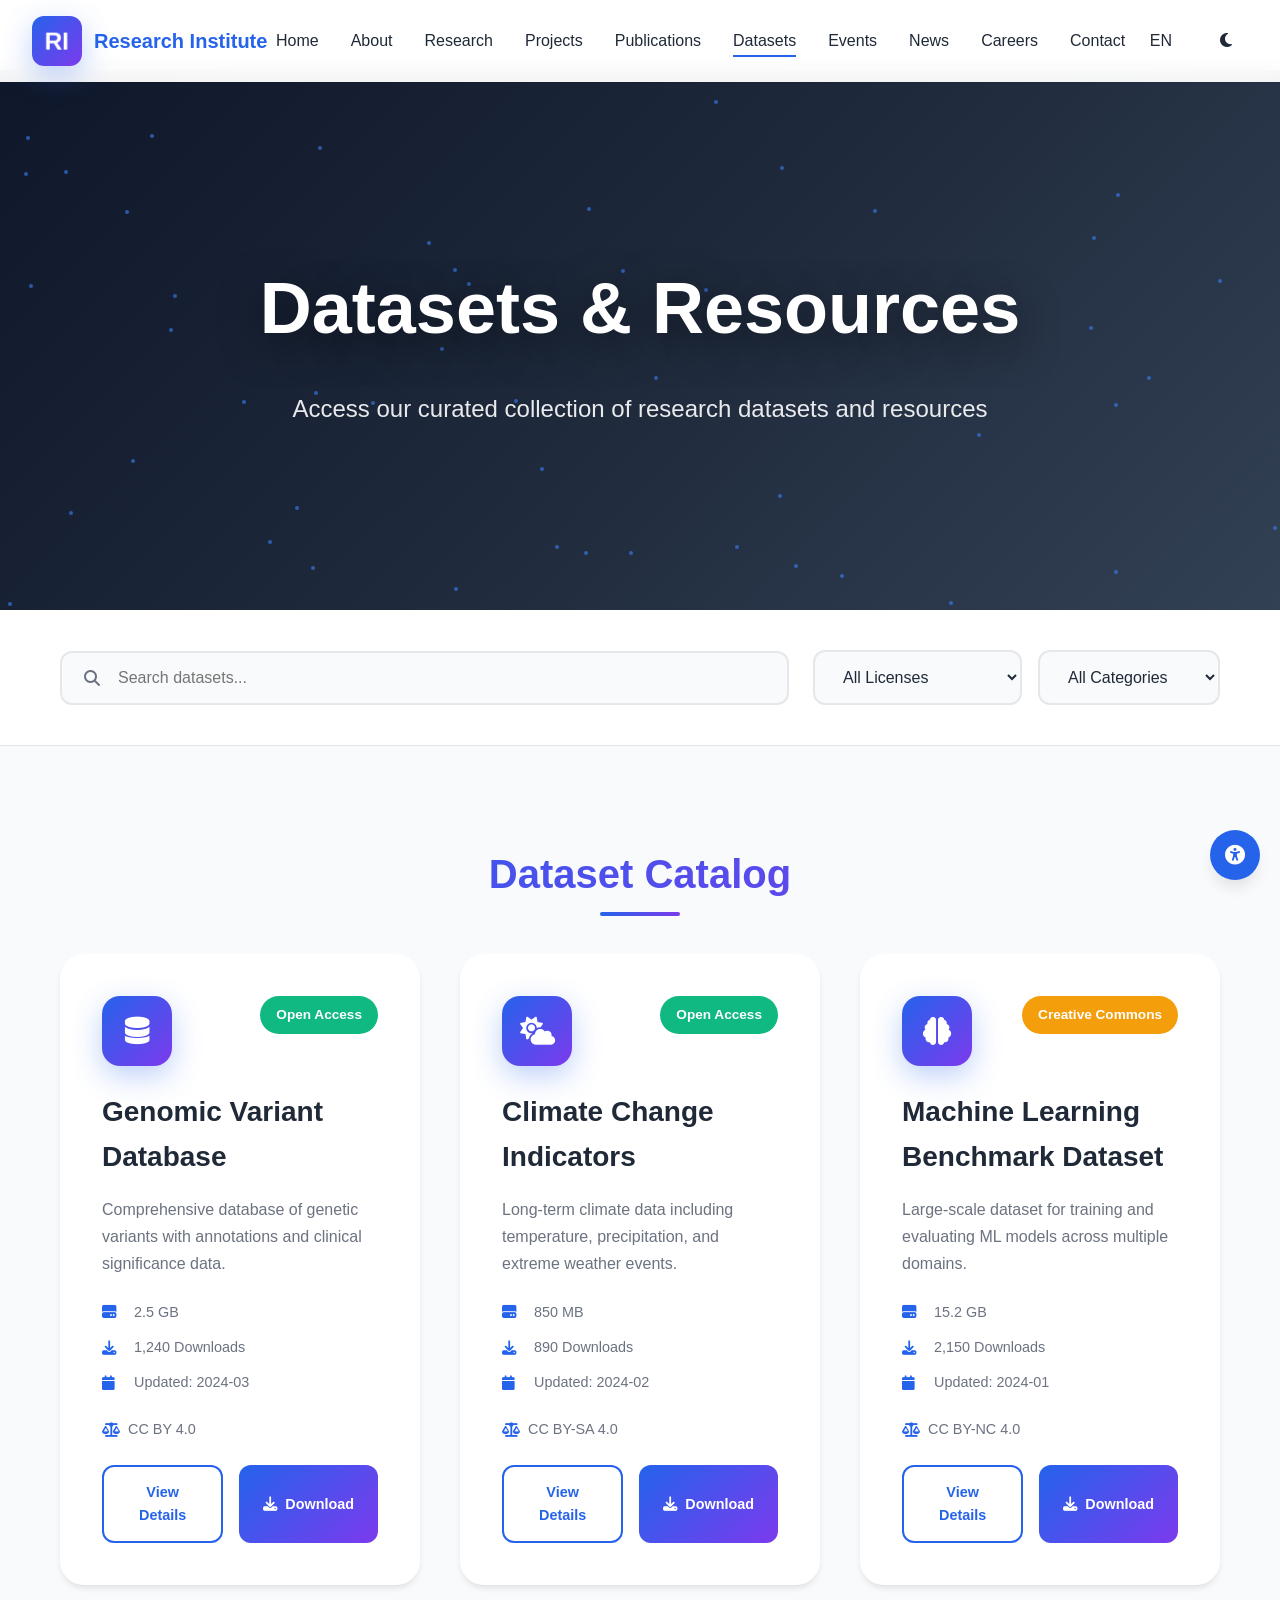
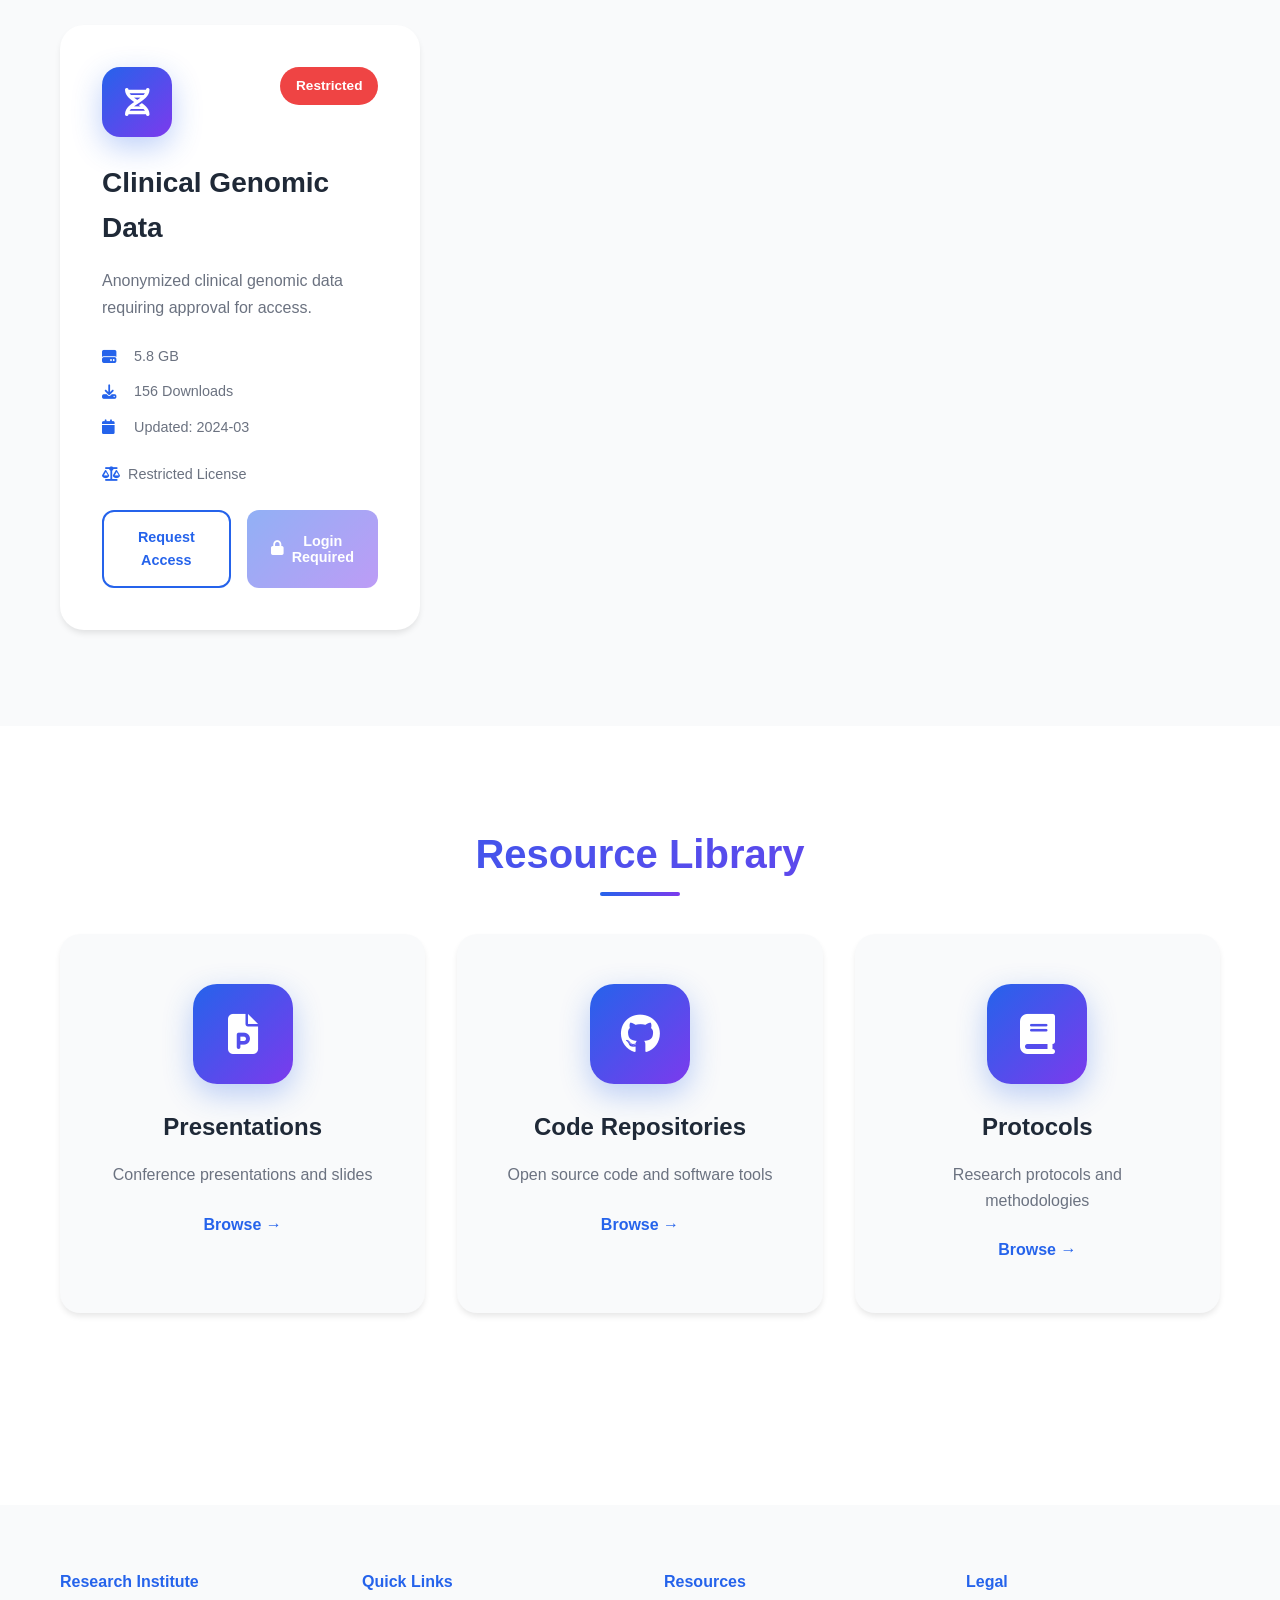
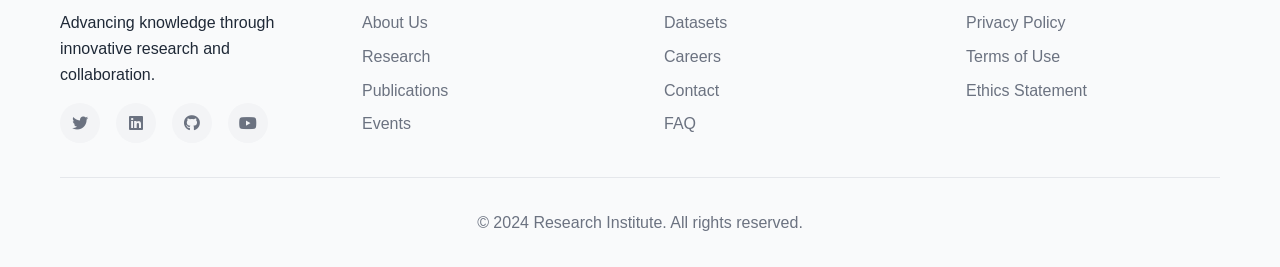
<file: datasets.html>
<!DOCTYPE html>
<html lang="en">
<head>
    <meta charset="UTF-8">
    <meta name="viewport" content="width=device-width, initial-scale=1.0">
    <title>Datasets & Resources - Research Institute</title>
    <link rel="stylesheet" href="css/main.css">
    <link rel="stylesheet" href="css/datasets.css">
    <link rel="stylesheet" href="https://cdnjs.cloudflare.com/ajax/libs/font-awesome/6.4.0/css/all.min.css">
</head>
<body>
    <!-- Navigation -->
    <nav class="main-nav" id="mainNav">
        <div class="nav-container">
            <div class="logo">
                <div class="logo-3d">
                    <span class="logo-text">RI</span>
                </div>
                <span class="logo-name">Research Institute</span>
            </div>
            <ul class="nav-menu" id="navMenu">
                <li><a href="index.html">Home</a></li>
                <li><a href="about.html">About</a></li>
                <li><a href="research.html">Research</a></li>
                <li><a href="projects.html">Projects</a></li>
                <li><a href="publications.html">Publications</a></li>
                <li><a href="datasets.html" class="active">Datasets</a></li>
                <li><a href="events.html">Events</a></li>
                <li><a href="news.html">News</a></li>
                <li><a href="careers.html">Careers</a></li>
                <li><a href="contact.html">Contact</a></li>
            </ul>
            <div class="nav-actions">
                <button class="lang-switcher" id="langSwitcher">EN</button>
                <button class="theme-toggle" id="themeToggle"><i class="fas fa-moon"></i></button>
                <button class="nav-toggle" id="navToggle"><i class="fas fa-bars"></i></button>
            </div>
        </div>
    </nav>

    <!-- Datasets Hero -->
    <section class="datasets-hero">
        <div class="datasets-hero-visual">
            <div class="data-particles" id="dataParticles"></div>
        </div>
        <div class="container">
            <div class="datasets-hero-content">
                <h1 class="datasets-title-3d">Datasets & Resources</h1>
                <p class="datasets-subtitle">Access our curated collection of research datasets and resources</p>
            </div>
        </div>
    </section>

    <!-- Filters -->
    <section class="datasets-filters-section">
        <div class="container">
            <div class="datasets-controls">
                <div class="search-box">
                    <i class="fas fa-search"></i>
                    <input type="text" placeholder="Search datasets..." id="datasetSearch">
                </div>
                <div class="filter-group">
                    <select id="licenseFilter" class="filter-select">
                        <option value="all">All Licenses</option>
                        <option value="open">Open Access</option>
                        <option value="cc">Creative Commons</option>
                        <option value="restricted">Restricted</option>
                    </select>
                    <select id="categoryFilter" class="filter-select">
                        <option value="all">All Categories</option>
                        <option value="genomic">Genomic Data</option>
                        <option value="climate">Climate Data</option>
                        <option value="ai">AI/ML Datasets</option>
                        <option value="other">Other</option>
                    </select>
                </div>
            </div>
        </div>
    </section>

    <!-- Dataset Catalog -->
    <section class="datasets-section">
        <div class="container">
            <h2 class="section-title-3d">Dataset Catalog</h2>
            <div class="datasets-grid">
                <div class="dataset-card dataset-3d" data-license="open" data-category="genomic">
                    <div class="dataset-header">
                        <div class="dataset-icon">
                            <i class="fas fa-database"></i>
                        </div>
                        <div class="dataset-badge open">Open Access</div>
                    </div>
                    <h3>Genomic Variant Database</h3>
                    <p class="dataset-description">Comprehensive database of genetic variants with annotations and clinical significance data.</p>
                    <div class="dataset-meta">
                        <div class="meta-item">
                            <i class="fas fa-hdd"></i>
                            <span>2.5 GB</span>
                        </div>
                        <div class="meta-item">
                            <i class="fas fa-download"></i>
                            <span>1,240 Downloads</span>
                        </div>
                        <div class="meta-item">
                            <i class="fas fa-calendar"></i>
                            <span>Updated: 2024-03</span>
                        </div>
                    </div>
                    <div class="dataset-license">
                        <i class="fas fa-balance-scale"></i>
                        <span>CC BY 4.0</span>
                    </div>
                    <div class="dataset-actions">
                        <a href="dataset-detail.html?id=1" class="dataset-btn">View Details</a>
                        <button class="dataset-btn download-btn"><i class="fas fa-download"></i> Download</button>
                    </div>
                </div>
                <div class="dataset-card dataset-3d" data-license="open" data-category="climate">
                    <div class="dataset-header">
                        <div class="dataset-icon">
                            <i class="fas fa-cloud-sun"></i>
                        </div>
                        <div class="dataset-badge open">Open Access</div>
                    </div>
                    <h3>Climate Change Indicators</h3>
                    <p class="dataset-description">Long-term climate data including temperature, precipitation, and extreme weather events.</p>
                    <div class="dataset-meta">
                        <div class="meta-item">
                            <i class="fas fa-hdd"></i>
                            <span>850 MB</span>
                        </div>
                        <div class="meta-item">
                            <i class="fas fa-download"></i>
                            <span>890 Downloads</span>
                        </div>
                        <div class="meta-item">
                            <i class="fas fa-calendar"></i>
                            <span>Updated: 2024-02</span>
                        </div>
                    </div>
                    <div class="dataset-license">
                        <i class="fas fa-balance-scale"></i>
                        <span>CC BY-SA 4.0</span>
                    </div>
                    <div class="dataset-actions">
                        <a href="dataset-detail.html?id=2" class="dataset-btn">View Details</a>
                        <button class="dataset-btn download-btn"><i class="fas fa-download"></i> Download</button>
                    </div>
                </div>
                <div class="dataset-card dataset-3d" data-license="cc" data-category="ai">
                    <div class="dataset-header">
                        <div class="dataset-icon">
                            <i class="fas fa-brain"></i>
                        </div>
                        <div class="dataset-badge cc">Creative Commons</div>
                    </div>
                    <h3>Machine Learning Benchmark Dataset</h3>
                    <p class="dataset-description">Large-scale dataset for training and evaluating ML models across multiple domains.</p>
                    <div class="dataset-meta">
                        <div class="meta-item">
                            <i class="fas fa-hdd"></i>
                            <span>15.2 GB</span>
                        </div>
                        <div class="meta-item">
                            <i class="fas fa-download"></i>
                            <span>2,150 Downloads</span>
                        </div>
                        <div class="meta-item">
                            <i class="fas fa-calendar"></i>
                            <span>Updated: 2024-01</span>
                        </div>
                    </div>
                    <div class="dataset-license">
                        <i class="fas fa-balance-scale"></i>
                        <span>CC BY-NC 4.0</span>
                    </div>
                    <div class="dataset-actions">
                        <a href="dataset-detail.html?id=3" class="dataset-btn">View Details</a>
                        <button class="dataset-btn download-btn"><i class="fas fa-download"></i> Download</button>
                    </div>
                </div>
                <div class="dataset-card dataset-3d" data-license="restricted" data-category="genomic">
                    <div class="dataset-header">
                        <div class="dataset-icon">
                            <i class="fas fa-dna"></i>
                        </div>
                        <div class="dataset-badge restricted">Restricted</div>
                    </div>
                    <h3>Clinical Genomic Data</h3>
                    <p class="dataset-description">Anonymized clinical genomic data requiring approval for access.</p>
                    <div class="dataset-meta">
                        <div class="meta-item">
                            <i class="fas fa-hdd"></i>
                            <span>5.8 GB</span>
                        </div>
                        <div class="meta-item">
                            <i class="fas fa-download"></i>
                            <span>156 Downloads</span>
                        </div>
                        <div class="meta-item">
                            <i class="fas fa-calendar"></i>
                            <span>Updated: 2024-03</span>
                        </div>
                    </div>
                    <div class="dataset-license">
                        <i class="fas fa-balance-scale"></i>
                        <span>Restricted License</span>
                    </div>
                    <div class="dataset-actions">
                        <a href="dataset-detail.html?id=4" class="dataset-btn">Request Access</a>
                        <button class="dataset-btn download-btn" disabled><i class="fas fa-lock"></i> Login Required</button>
                    </div>
                </div>
            </div>
        </div>
    </section>

    <!-- Resource Library -->
    <section class="resources-section">
        <div class="container">
            <h2 class="section-title-3d">Resource Library</h2>
            <div class="resources-grid">
                <div class="resource-card resource-3d">
                    <div class="resource-icon">
                        <i class="fas fa-file-powerpoint"></i>
                    </div>
                    <h3>Presentations</h3>
                    <p>Conference presentations and slides</p>
                    <a href="#" class="resource-link">Browse →</a>
                </div>
                <div class="resource-card resource-3d">
                    <div class="resource-icon">
                        <i class="fab fa-github"></i>
                    </div>
                    <h3>Code Repositories</h3>
                    <p>Open source code and software tools</p>
                    <a href="#" class="resource-link">Browse →</a>
                </div>
                <div class="resource-card resource-3d">
                    <div class="resource-icon">
                        <i class="fas fa-book"></i>
                    </div>
                    <h3>Protocols</h3>
                    <p>Research protocols and methodologies</p>
                    <a href="#" class="resource-link">Browse →</a>
                </div>
            </div>
        </div>
    </section>

    <!-- Footer -->
    <footer class="main-footer">
        <div class="container">
            <div class="footer-grid">
                <div class="footer-col">
                    <h4>Research Institute</h4>
                    <p>Advancing knowledge through innovative research and collaboration.</p>
                    <div class="social-links">
                        <a href="#"><i class="fab fa-twitter"></i></a>
                        <a href="#"><i class="fab fa-linkedin"></i></a>
                        <a href="#"><i class="fab fa-github"></i></a>
                        <a href="#"><i class="fab fa-youtube"></i></a>
                    </div>
                </div>
                <div class="footer-col">
                    <h4>Quick Links</h4>
                    <ul>
                        <li><a href="about.html">About Us</a></li>
                        <li><a href="research.html">Research</a></li>
                        <li><a href="publications.html">Publications</a></li>
                        <li><a href="events.html">Events</a></li>
                    </ul>
                </div>
                <div class="footer-col">
                    <h4>Resources</h4>
                    <ul>
                        <li><a href="datasets.html">Datasets</a></li>
                        <li><a href="careers.html">Careers</a></li>
                        <li><a href="contact.html">Contact</a></li>
                        <li><a href="faq.html">FAQ</a></li>
                    </ul>
                </div>
                <div class="footer-col">
                    <h4>Legal</h4>
                    <ul>
                        <li><a href="privacy.html">Privacy Policy</a></li>
                        <li><a href="terms.html">Terms of Use</a></li>
                        <li><a href="ethics.html">Ethics Statement</a></li>
                    </ul>
                </div>
            </div>
            <div class="footer-bottom">
                <p>&copy; 2024 Research Institute. All rights reserved.</p>
            </div>
        </div>
    </footer>

    <script src="js/main.js"></script>
    <script src="js/datasets.js"></script>
</body>
</html>
</file>
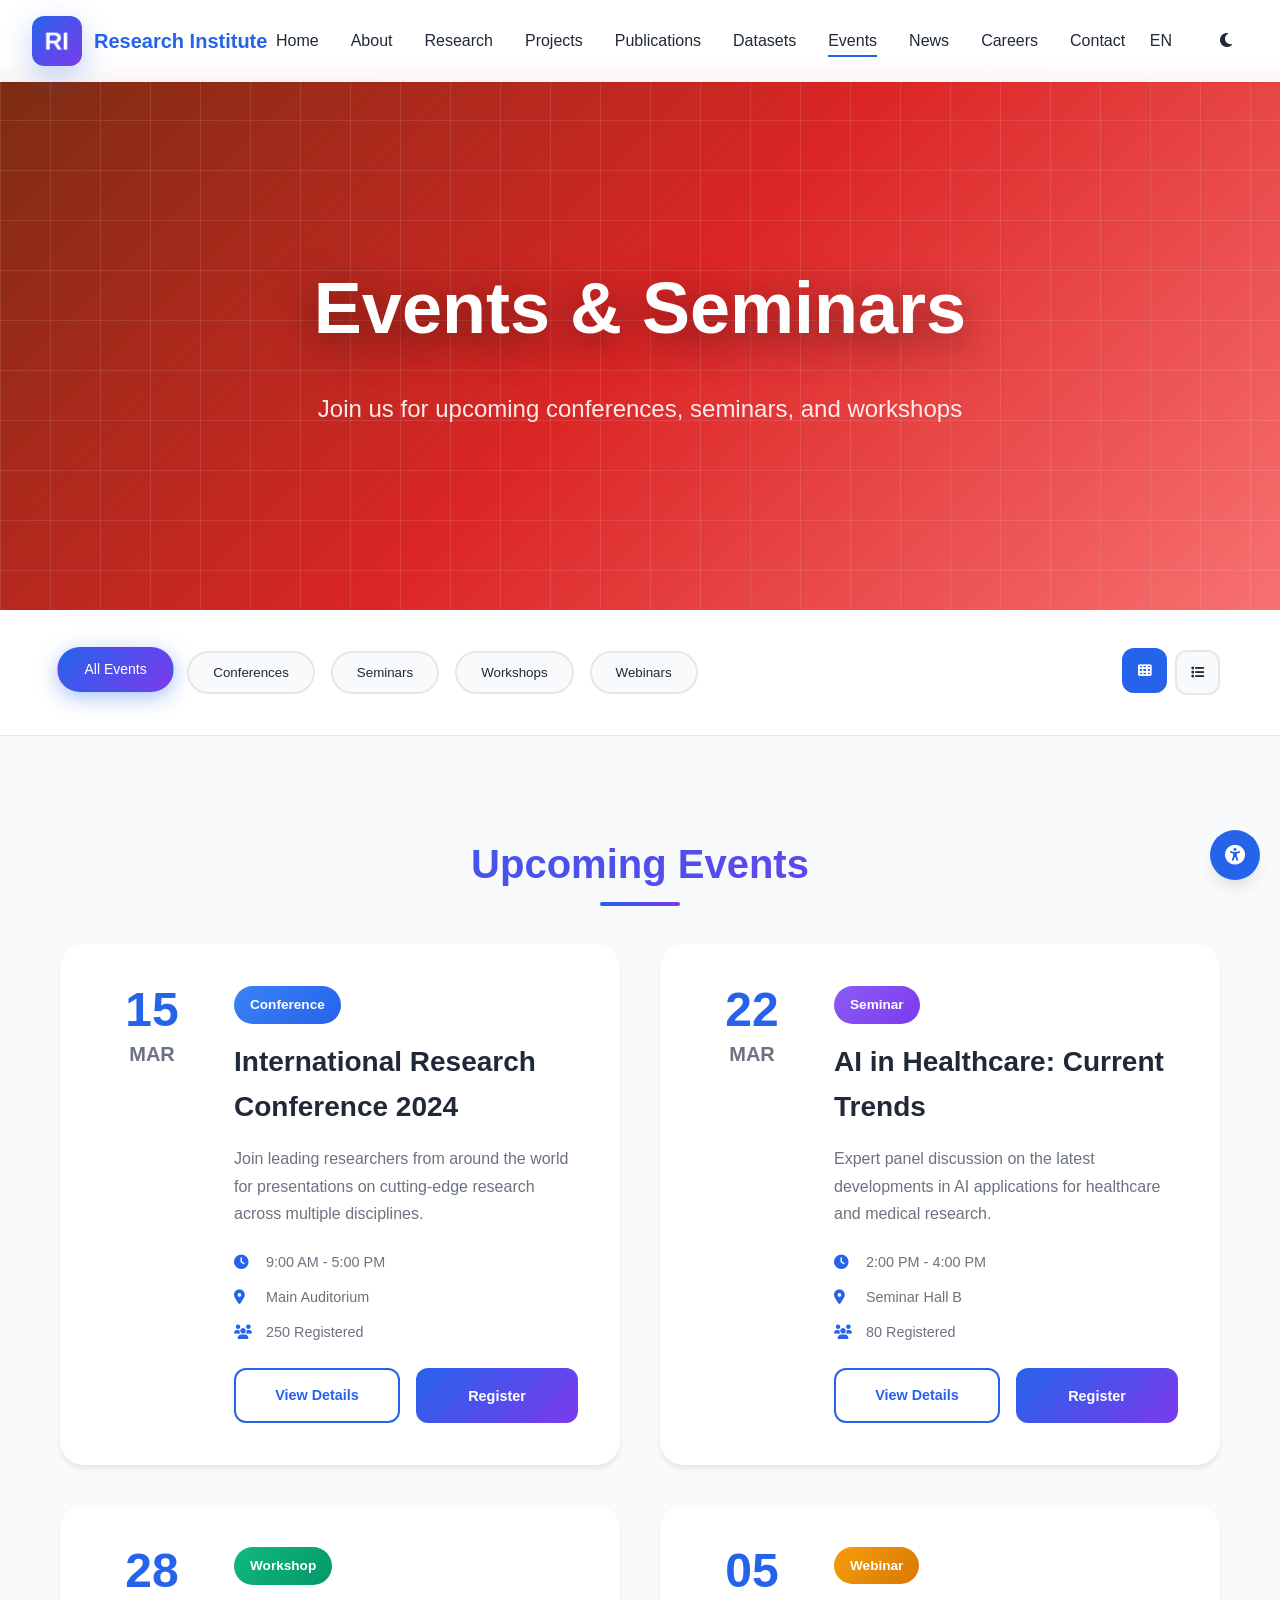
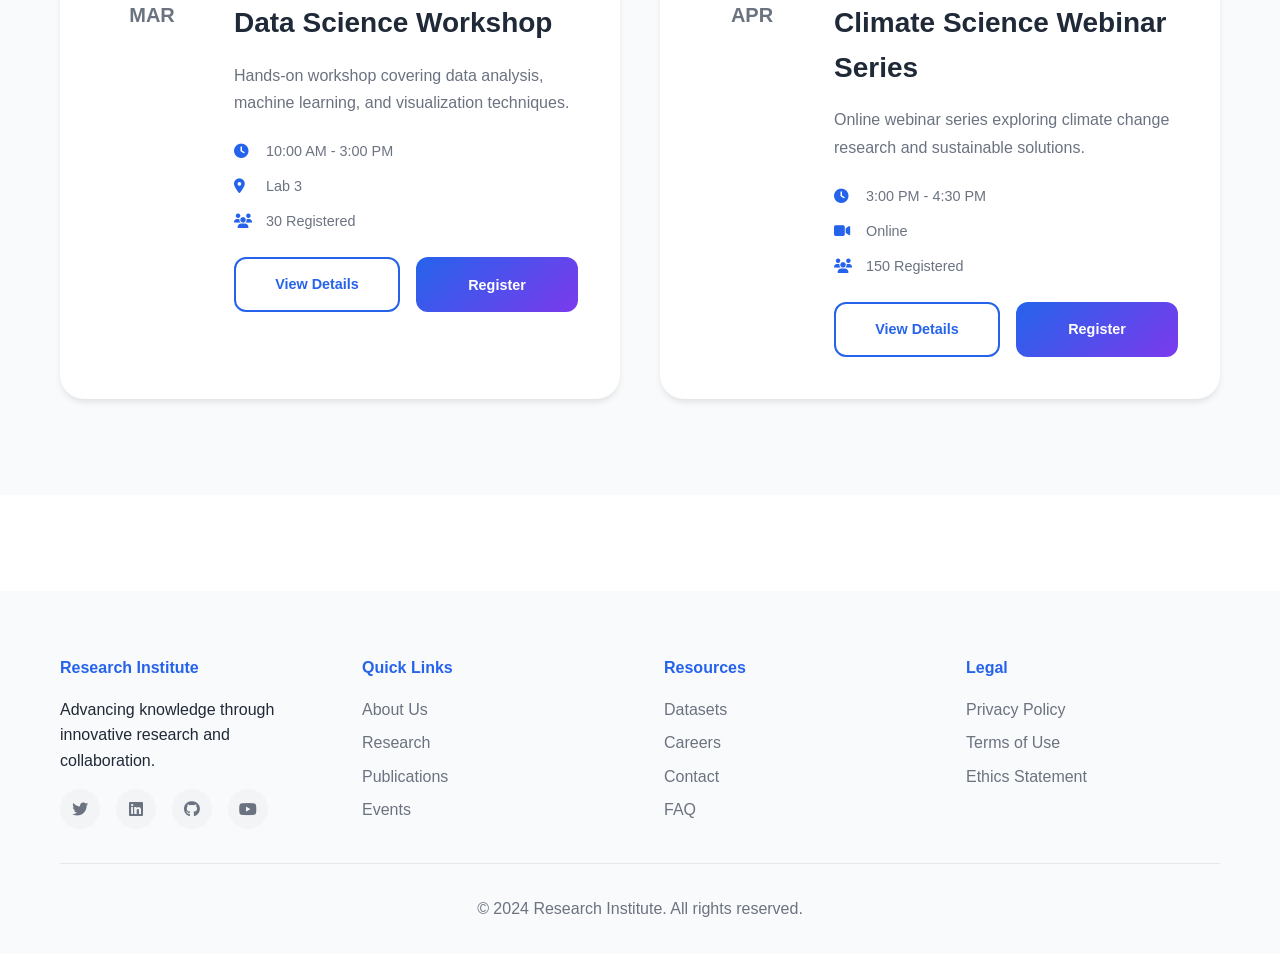
<file: events.html>
<!DOCTYPE html>
<html lang="en">
<head>
    <meta charset="UTF-8">
    <meta name="viewport" content="width=device-width, initial-scale=1.0">
    <title>Events & Seminars - Research Institute</title>
    <link rel="stylesheet" href="css/main.css">
    <link rel="stylesheet" href="css/events.css">
    <link rel="stylesheet" href="https://cdnjs.cloudflare.com/ajax/libs/font-awesome/6.4.0/css/all.min.css">
</head>
<body>
    <!-- Navigation -->
    <nav class="main-nav" id="mainNav">
        <div class="nav-container">
            <div class="logo">
                <div class="logo-3d">
                    <span class="logo-text">RI</span>
                </div>
                <span class="logo-name">Research Institute</span>
            </div>
            <ul class="nav-menu" id="navMenu">
                <li><a href="index.html">Home</a></li>
                <li><a href="about.html">About</a></li>
                <li><a href="research.html">Research</a></li>
                <li><a href="projects.html">Projects</a></li>
                <li><a href="publications.html">Publications</a></li>
                <li><a href="datasets.html">Datasets</a></li>
                <li><a href="events.html" class="active">Events</a></li>
                <li><a href="news.html">News</a></li>
                <li><a href="careers.html">Careers</a></li>
                <li><a href="contact.html">Contact</a></li>
            </ul>
            <div class="nav-actions">
                <button class="lang-switcher" id="langSwitcher">EN</button>
                <button class="theme-toggle" id="themeToggle"><i class="fas fa-moon"></i></button>
                <button class="nav-toggle" id="navToggle"><i class="fas fa-bars"></i></button>
            </div>
        </div>
    </nav>

    <!-- Events Hero -->
    <section class="events-hero">
        <div class="events-hero-visual">
            <div class="calendar-grid"></div>
        </div>
        <div class="container">
            <div class="events-hero-content">
                <h1 class="events-title-3d">Events & Seminars</h1>
                <p class="events-subtitle">Join us for upcoming conferences, seminars, and workshops</p>
            </div>
        </div>
    </section>

    <!-- Event Filters -->
    <section class="events-filters-section">
        <div class="container">
            <div class="events-controls">
                <div class="event-type-filters">
                    <button class="type-btn active" data-type="all">All Events</button>
                    <button class="type-btn" data-type="conference">Conferences</button>
                    <button class="type-btn" data-type="seminar">Seminars</button>
                    <button class="type-btn" data-type="workshop">Workshops</button>
                    <button class="type-btn" data-type="webinar">Webinars</button>
                </div>
                <div class="view-toggle">
                    <button class="view-btn active" data-view="grid"><i class="fas fa-th"></i></button>
                    <button class="view-btn" data-view="list"><i class="fas fa-list"></i></button>
                </div>
            </div>
        </div>
    </section>

    <!-- Events Calendar -->
    <section class="events-section">
        <div class="container">
            <h2 class="section-title-3d">Upcoming Events</h2>
            <div class="events-grid" id="eventsGrid">
                <div class="event-card event-3d" data-type="conference">
                    <div class="event-date">
                        <div class="date-day">15</div>
                        <div class="date-month">Mar</div>
                    </div>
                    <div class="event-content">
                        <div class="event-badge conference">Conference</div>
                        <h3>International Research Conference 2024</h3>
                        <p class="event-description">Join leading researchers from around the world for presentations on cutting-edge research across multiple disciplines.</p>
                        <div class="event-meta">
                            <div class="meta-item">
                                <i class="fas fa-clock"></i>
                                <span>9:00 AM - 5:00 PM</span>
                            </div>
                            <div class="meta-item">
                                <i class="fas fa-map-marker-alt"></i>
                                <span>Main Auditorium</span>
                            </div>
                            <div class="meta-item">
                                <i class="fas fa-users"></i>
                                <span>250 Registered</span>
                            </div>
                        </div>
                        <div class="event-actions">
                            <a href="event-detail.html?id=1" class="event-btn">View Details</a>
                            <button class="event-btn register-btn">Register</button>
                        </div>
                    </div>
                </div>
                <div class="event-card event-3d" data-type="seminar">
                    <div class="event-date">
                        <div class="date-day">22</div>
                        <div class="date-month">Mar</div>
                    </div>
                    <div class="event-content">
                        <div class="event-badge seminar">Seminar</div>
                        <h3>AI in Healthcare: Current Trends</h3>
                        <p class="event-description">Expert panel discussion on the latest developments in AI applications for healthcare and medical research.</p>
                        <div class="event-meta">
                            <div class="meta-item">
                                <i class="fas fa-clock"></i>
                                <span>2:00 PM - 4:00 PM</span>
                            </div>
                            <div class="meta-item">
                                <i class="fas fa-map-marker-alt"></i>
                                <span>Seminar Hall B</span>
                            </div>
                            <div class="meta-item">
                                <i class="fas fa-users"></i>
                                <span>80 Registered</span>
                            </div>
                        </div>
                        <div class="event-actions">
                            <a href="event-detail.html?id=2" class="event-btn">View Details</a>
                            <button class="event-btn register-btn">Register</button>
                        </div>
                    </div>
                </div>
                <div class="event-card event-3d" data-type="workshop">
                    <div class="event-date">
                        <div class="date-day">28</div>
                        <div class="date-month">Mar</div>
                    </div>
                    <div class="event-content">
                        <div class="event-badge workshop">Workshop</div>
                        <h3>Data Science Workshop</h3>
                        <p class="event-description">Hands-on workshop covering data analysis, machine learning, and visualization techniques.</p>
                        <div class="event-meta">
                            <div class="meta-item">
                                <i class="fas fa-clock"></i>
                                <span>10:00 AM - 3:00 PM</span>
                            </div>
                            <div class="meta-item">
                                <i class="fas fa-map-marker-alt"></i>
                                <span>Lab 3</span>
                            </div>
                            <div class="meta-item">
                                <i class="fas fa-users"></i>
                                <span>30 Registered</span>
                            </div>
                        </div>
                        <div class="event-actions">
                            <a href="event-detail.html?id=3" class="event-btn">View Details</a>
                            <button class="event-btn register-btn">Register</button>
                        </div>
                    </div>
                </div>
                <div class="event-card event-3d" data-type="webinar">
                    <div class="event-date">
                        <div class="date-day">05</div>
                        <div class="date-month">Apr</div>
                    </div>
                    <div class="event-content">
                        <div class="event-badge webinar">Webinar</div>
                        <h3>Climate Science Webinar Series</h3>
                        <p class="event-description">Online webinar series exploring climate change research and sustainable solutions.</p>
                        <div class="event-meta">
                            <div class="meta-item">
                                <i class="fas fa-clock"></i>
                                <span>3:00 PM - 4:30 PM</span>
                            </div>
                            <div class="meta-item">
                                <i class="fas fa-video"></i>
                                <span>Online</span>
                            </div>
                            <div class="meta-item">
                                <i class="fas fa-users"></i>
                                <span>150 Registered</span>
                            </div>
                        </div>
                        <div class="event-actions">
                            <a href="event-detail.html?id=4" class="event-btn">View Details</a>
                            <button class="event-btn register-btn">Register</button>
                        </div>
                    </div>
                </div>
            </div>
        </div>
    </section>

    <!-- Footer -->
    <footer class="main-footer">
        <div class="container">
            <div class="footer-grid">
                <div class="footer-col">
                    <h4>Research Institute</h4>
                    <p>Advancing knowledge through innovative research and collaboration.</p>
                    <div class="social-links">
                        <a href="#"><i class="fab fa-twitter"></i></a>
                        <a href="#"><i class="fab fa-linkedin"></i></a>
                        <a href="#"><i class="fab fa-github"></i></a>
                        <a href="#"><i class="fab fa-youtube"></i></a>
                    </div>
                </div>
                <div class="footer-col">
                    <h4>Quick Links</h4>
                    <ul>
                        <li><a href="about.html">About Us</a></li>
                        <li><a href="research.html">Research</a></li>
                        <li><a href="publications.html">Publications</a></li>
                        <li><a href="events.html">Events</a></li>
                    </ul>
                </div>
                <div class="footer-col">
                    <h4>Resources</h4>
                    <ul>
                        <li><a href="datasets.html">Datasets</a></li>
                        <li><a href="careers.html">Careers</a></li>
                        <li><a href="contact.html">Contact</a></li>
                        <li><a href="faq.html">FAQ</a></li>
                    </ul>
                </div>
                <div class="footer-col">
                    <h4>Legal</h4>
                    <ul>
                        <li><a href="privacy.html">Privacy Policy</a></li>
                        <li><a href="terms.html">Terms of Use</a></li>
                        <li><a href="ethics.html">Ethics Statement</a></li>
                    </ul>
                </div>
            </div>
            <div class="footer-bottom">
                <p>&copy; 2024 Research Institute. All rights reserved.</p>
            </div>
        </div>
    </footer>

    <script src="js/main.js"></script>
    <script src="js/events.js"></script>
</body>
</html>
</file>
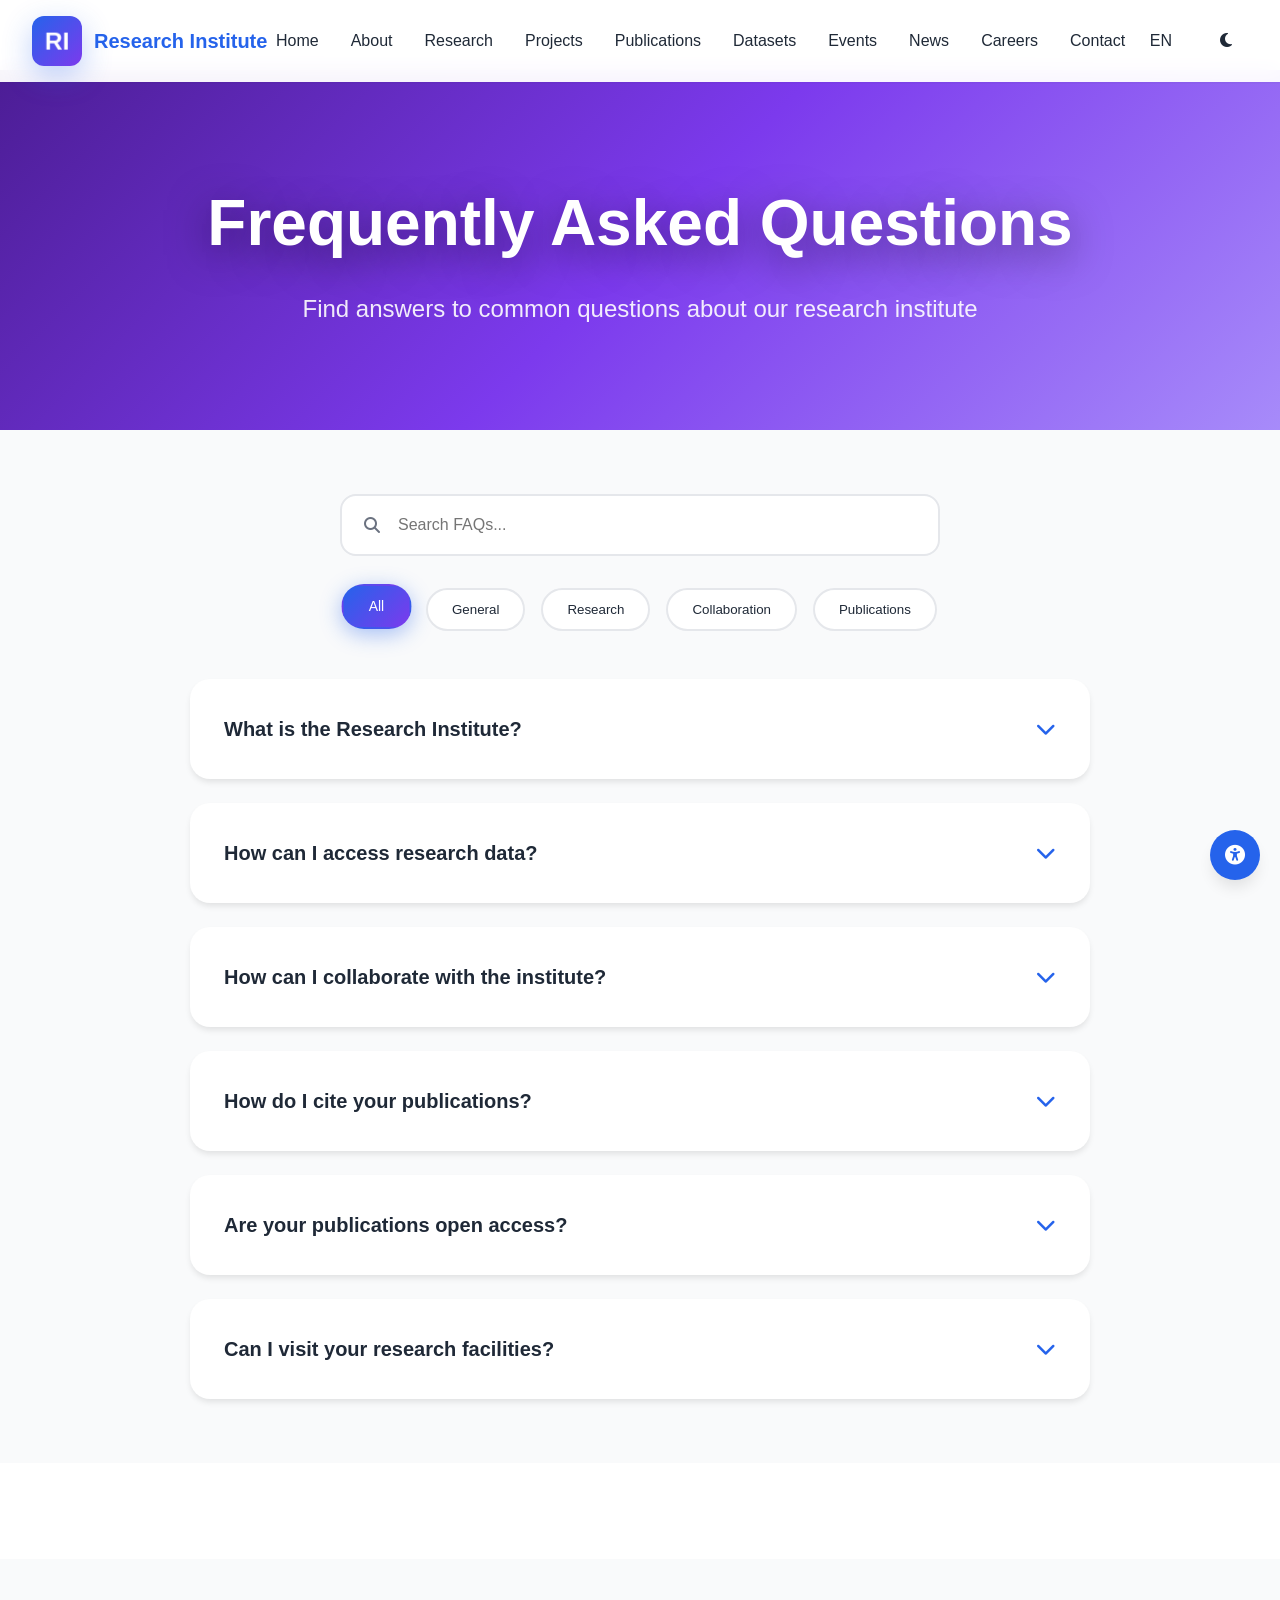
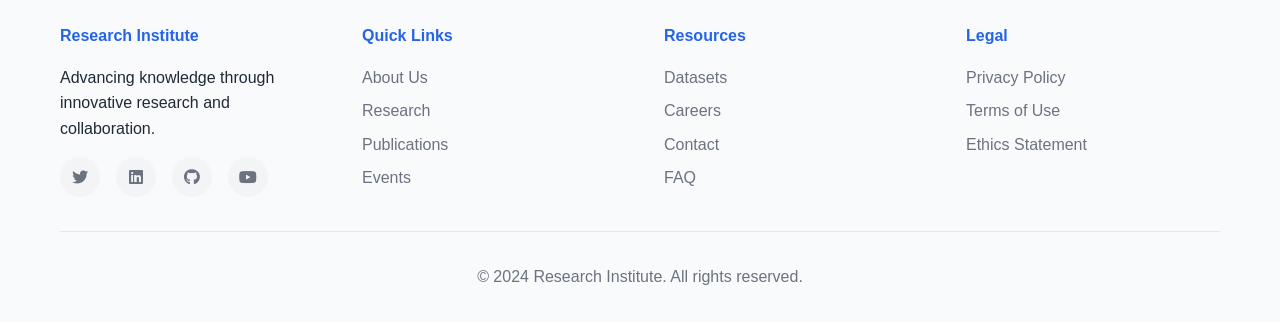
<file: faq.html>
<!DOCTYPE html>
<html lang="en">
<head>
    <meta charset="UTF-8">
    <meta name="viewport" content="width=device-width, initial-scale=1.0">
    <title>FAQ - Research Institute</title>
    <link rel="stylesheet" href="css/main.css">
    <link rel="stylesheet" href="css/faq.css">
    <link rel="stylesheet" href="https://cdnjs.cloudflare.com/ajax/libs/font-awesome/6.4.0/css/all.min.css">
</head>
<body>
    <!-- Navigation -->
    <nav class="main-nav" id="mainNav">
        <div class="nav-container">
            <div class="logo">
                <div class="logo-3d">
                    <span class="logo-text">RI</span>
                </div>
                <span class="logo-name">Research Institute</span>
            </div>
            <ul class="nav-menu" id="navMenu">
                <li><a href="index.html">Home</a></li>
                <li><a href="about.html">About</a></li>
                <li><a href="research.html">Research</a></li>
                <li><a href="projects.html">Projects</a></li>
                <li><a href="publications.html">Publications</a></li>
                <li><a href="datasets.html">Datasets</a></li>
                <li><a href="events.html">Events</a></li>
                <li><a href="news.html">News</a></li>
                <li><a href="careers.html">Careers</a></li>
                <li><a href="contact.html">Contact</a></li>
            </ul>
            <div class="nav-actions">
                <button class="lang-switcher" id="langSwitcher">EN</button>
                <button class="theme-toggle" id="themeToggle"><i class="fas fa-moon"></i></button>
                <button class="nav-toggle" id="navToggle"><i class="fas fa-bars"></i></button>
            </div>
        </div>
    </nav>

    <!-- FAQ Hero -->
    <section class="faq-hero">
        <div class="container">
            <h1 class="faq-title-3d">Frequently Asked Questions</h1>
            <p class="faq-subtitle">Find answers to common questions about our research institute</p>
        </div>
    </section>

    <!-- FAQ Section -->
    <section class="faq-section">
        <div class="container">
            <div class="faq-search">
                <i class="fas fa-search"></i>
                <input type="text" placeholder="Search FAQs..." id="faqSearch">
            </div>
            <div class="faq-categories">
                <button class="category-btn active" data-category="all">All</button>
                <button class="category-btn" data-category="general">General</button>
                <button class="category-btn" data-category="research">Research</button>
                <button class="category-btn" data-category="collaboration">Collaboration</button>
                <button class="category-btn" data-category="publications">Publications</button>
            </div>
            <div class="faq-list">
                <div class="faq-item faq-3d" data-category="general">
                    <div class="faq-question">
                        <h3>What is the Research Institute?</h3>
                        <i class="fas fa-chevron-down"></i>
                    </div>
                    <div class="faq-answer">
                        <p>The Research Institute is a leading research organization dedicated to advancing knowledge through innovative research across multiple disciplines including genomics, AI, climate science, and quantum computing.</p>
                    </div>
                </div>
                <div class="faq-item faq-3d" data-category="research">
                    <div class="faq-question">
                        <h3>How can I access research data?</h3>
                        <i class="fas fa-chevron-down"></i>
                    </div>
                    <div class="faq-answer">
                        <p>Research data and datasets are available through our Datasets section. Some datasets may require registration or approval depending on the data type and usage restrictions.</p>
                    </div>
                </div>
                <div class="faq-item faq-3d" data-category="collaboration">
                    <div class="faq-question">
                        <h3>How can I collaborate with the institute?</h3>
                        <i class="fas fa-chevron-down"></i>
                    </div>
                    <div class="faq-answer">
                        <p>We welcome collaboration opportunities. Please visit our Contact page and select "Collaboration Request" to submit a proposal. Our team will review and respond to your inquiry.</p>
                    </div>
                </div>
                <div class="faq-item faq-3d" data-category="publications">
                    <div class="faq-question">
                        <h3>How do I cite your publications?</h3>
                        <i class="fas fa-chevron-down"></i>
                    </div>
                    <div class="faq-answer">
                        <p>Each publication page includes citation buttons for APA, MLA, and Chicago formats. You can also export citations in BibTeX or RIS format for reference management software.</p>
                    </div>
                </div>
                <div class="faq-item faq-3d" data-category="general">
                    <div class="faq-question">
                        <h3>Are your publications open access?</h3>
                        <i class="fas fa-chevron-down"></i>
                    </div>
                    <div class="faq-answer">
                        <p>Many of our publications are open access. Check individual publication pages for access information. PDF downloads are available for most publications.</p>
                    </div>
                </div>
                <div class="faq-item faq-3d" data-category="research">
                    <div class="faq-question">
                        <h3>Can I visit your research facilities?</h3>
                        <i class="fas fa-chevron-down"></i>
                    </div>
                    <div class="faq-answer">
                        <p>We offer facility tours by appointment. Please contact us through our Contact page to schedule a visit. We also host open house events throughout the year.</p>
                    </div>
                </div>
            </div>
        </div>
    </section>

    <!-- Footer -->
    <footer class="main-footer">
        <div class="container">
            <div class="footer-grid">
                <div class="footer-col">
                    <h4>Research Institute</h4>
                    <p>Advancing knowledge through innovative research and collaboration.</p>
                    <div class="social-links">
                        <a href="#"><i class="fab fa-twitter"></i></a>
                        <a href="#"><i class="fab fa-linkedin"></i></a>
                        <a href="#"><i class="fab fa-github"></i></a>
                        <a href="#"><i class="fab fa-youtube"></i></a>
                    </div>
                </div>
                <div class="footer-col">
                    <h4>Quick Links</h4>
                    <ul>
                        <li><a href="about.html">About Us</a></li>
                        <li><a href="research.html">Research</a></li>
                        <li><a href="publications.html">Publications</a></li>
                        <li><a href="events.html">Events</a></li>
                    </ul>
                </div>
                <div class="footer-col">
                    <h4>Resources</h4>
                    <ul>
                        <li><a href="datasets.html">Datasets</a></li>
                        <li><a href="careers.html">Careers</a></li>
                        <li><a href="contact.html">Contact</a></li>
                        <li><a href="faq.html">FAQ</a></li>
                    </ul>
                </div>
                <div class="footer-col">
                    <h4>Legal</h4>
                    <ul>
                        <li><a href="privacy.html">Privacy Policy</a></li>
                        <li><a href="terms.html">Terms of Use</a></li>
                        <li><a href="ethics.html">Ethics Statement</a></li>
                    </ul>
                </div>
            </div>
            <div class="footer-bottom">
                <p>&copy; 2024 Research Institute. All rights reserved.</p>
            </div>
        </div>
    </footer>

    <script src="js/main.js"></script>
    <script src="js/faq.js"></script>
</body>
</html>
</file>
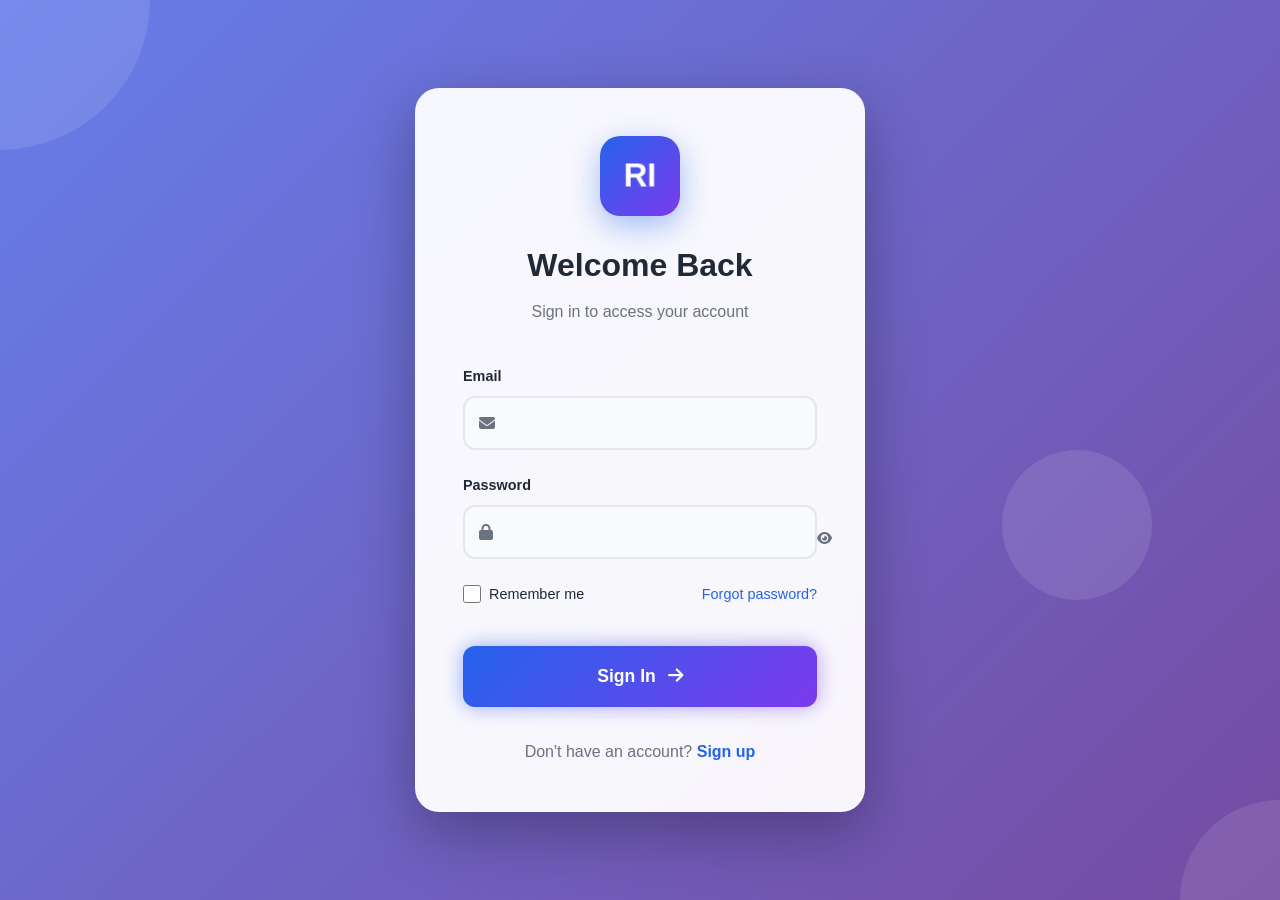
<file: login.html>
<!DOCTYPE html>
<html lang="en">
<head>
    <meta charset="UTF-8">
    <meta name="viewport" content="width=device-width, initial-scale=1.0">
    <title>Login - Research Institute</title>
    <link rel="stylesheet" href="css/main.css">
    <link rel="stylesheet" href="css/login.css">
    <link rel="stylesheet" href="https://cdnjs.cloudflare.com/ajax/libs/font-awesome/6.4.0/css/all.min.css">
</head>
<body>
    <div class="login-container">
        <div class="login-wrapper login-3d">
            <div class="login-header">
                <div class="login-logo">
                    <div class="logo-3d">
                        <span class="logo-text">RI</span>
                    </div>
                </div>
                <h1>Welcome Back</h1>
                <p>Sign in to access your account</p>
            </div>
            <form class="login-form" id="loginForm">
                <div class="form-group">
                    <label for="email">Email</label>
                    <div class="input-wrapper">
                        <i class="fas fa-envelope"></i>
                        <input type="email" id="email" name="email" required>
                    </div>
                </div>
                <div class="form-group">
                    <label for="password">Password</label>
                    <div class="input-wrapper">
                        <i class="fas fa-lock"></i>
                        <input type="password" id="password" name="password" required>
                        <button type="button" class="toggle-password" id="togglePassword">
                            <i class="fas fa-eye"></i>
                        </button>
                    </div>
                </div>
                <div class="form-options">
                    <label class="checkbox-label">
                        <input type="checkbox" name="remember">
                        <span>Remember me</span>
                    </label>
                    <a href="password-reset.html" class="forgot-link">Forgot password?</a>
                </div>
                <button type="submit" class="login-btn btn-3d">
                    <span>Sign In</span>
                    <i class="fas fa-arrow-right"></i>
                </button>
            </form>
            <div class="login-footer">
                <p>Don't have an account? <a href="register.html">Sign up</a></p>
            </div>
        </div>
        <div class="login-background">
            <div class="bg-shapes">
                <div class="bg-shape shape-1"></div>
                <div class="bg-shape shape-2"></div>
                <div class="bg-shape shape-3"></div>
            </div>
        </div>
    </div>
    <script src="js/main.js"></script>
    <script src="js/login.js"></script>
</body>
</html>
</file>
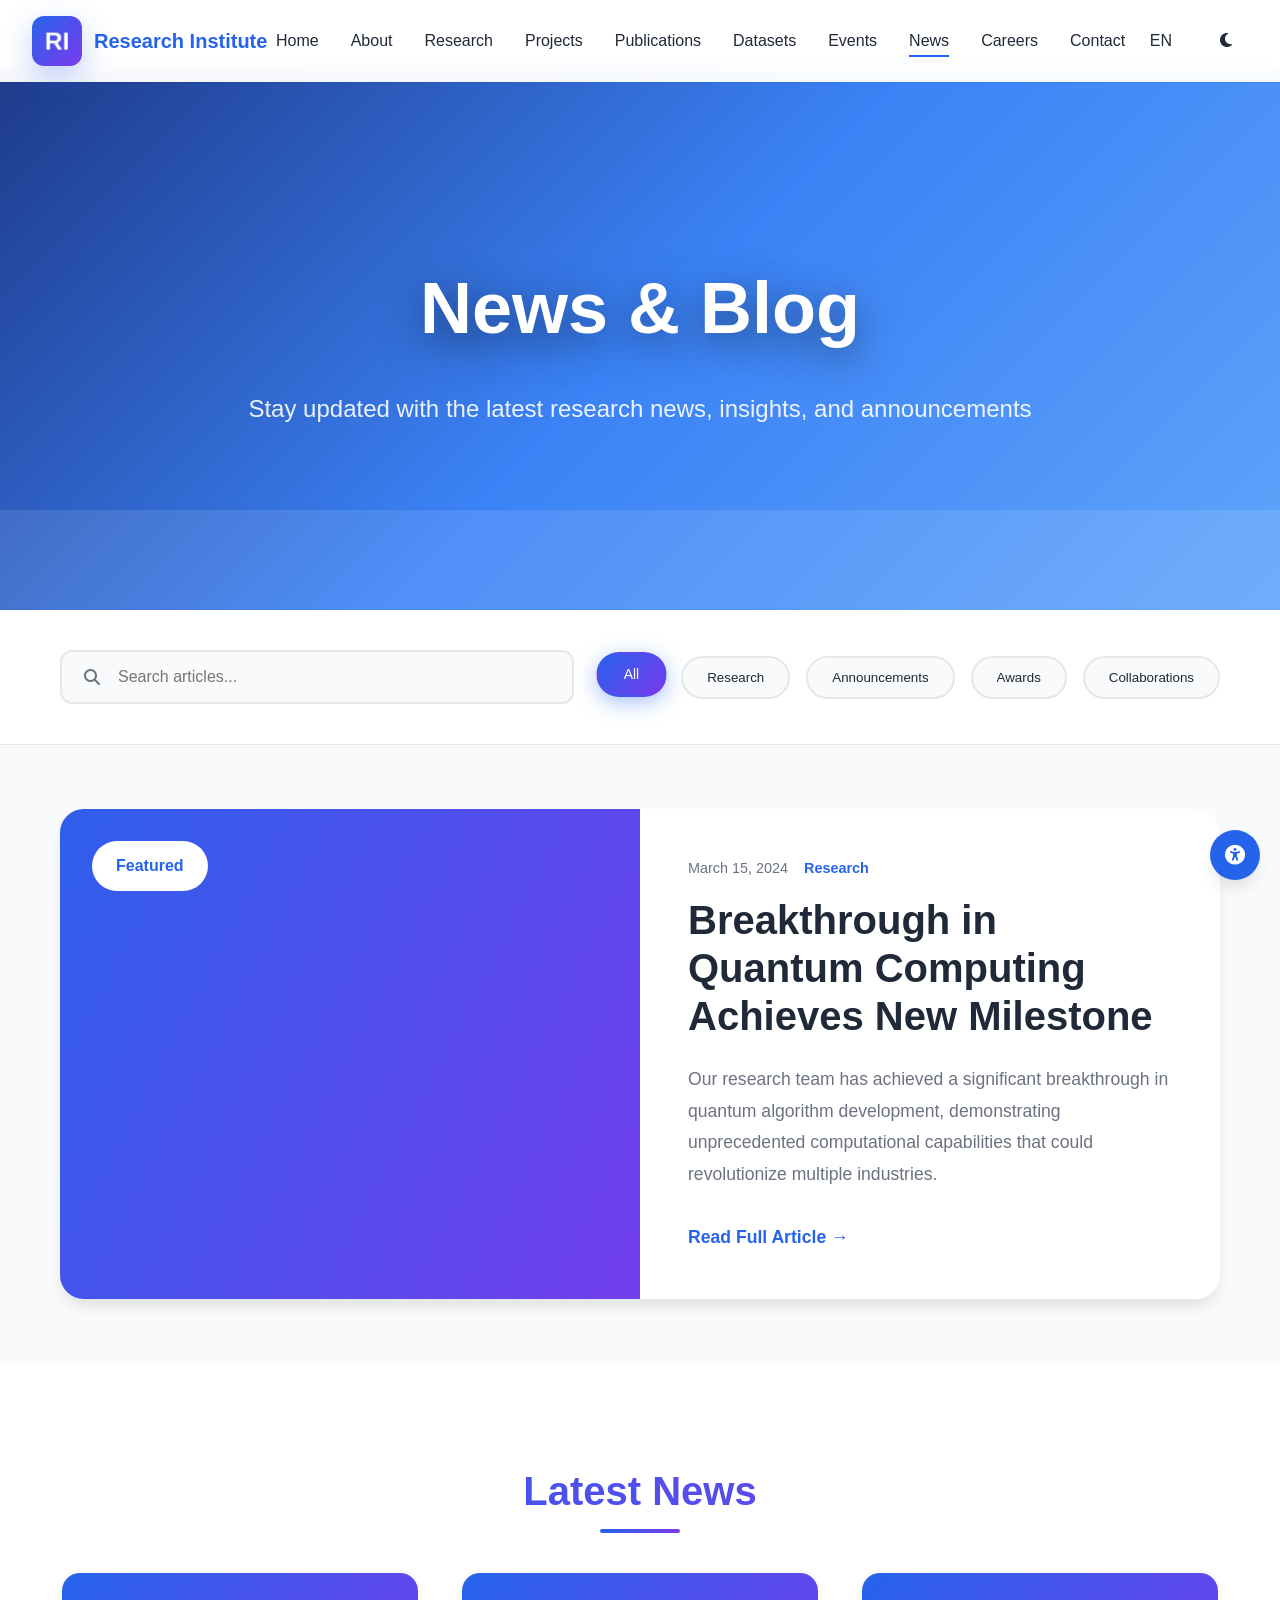
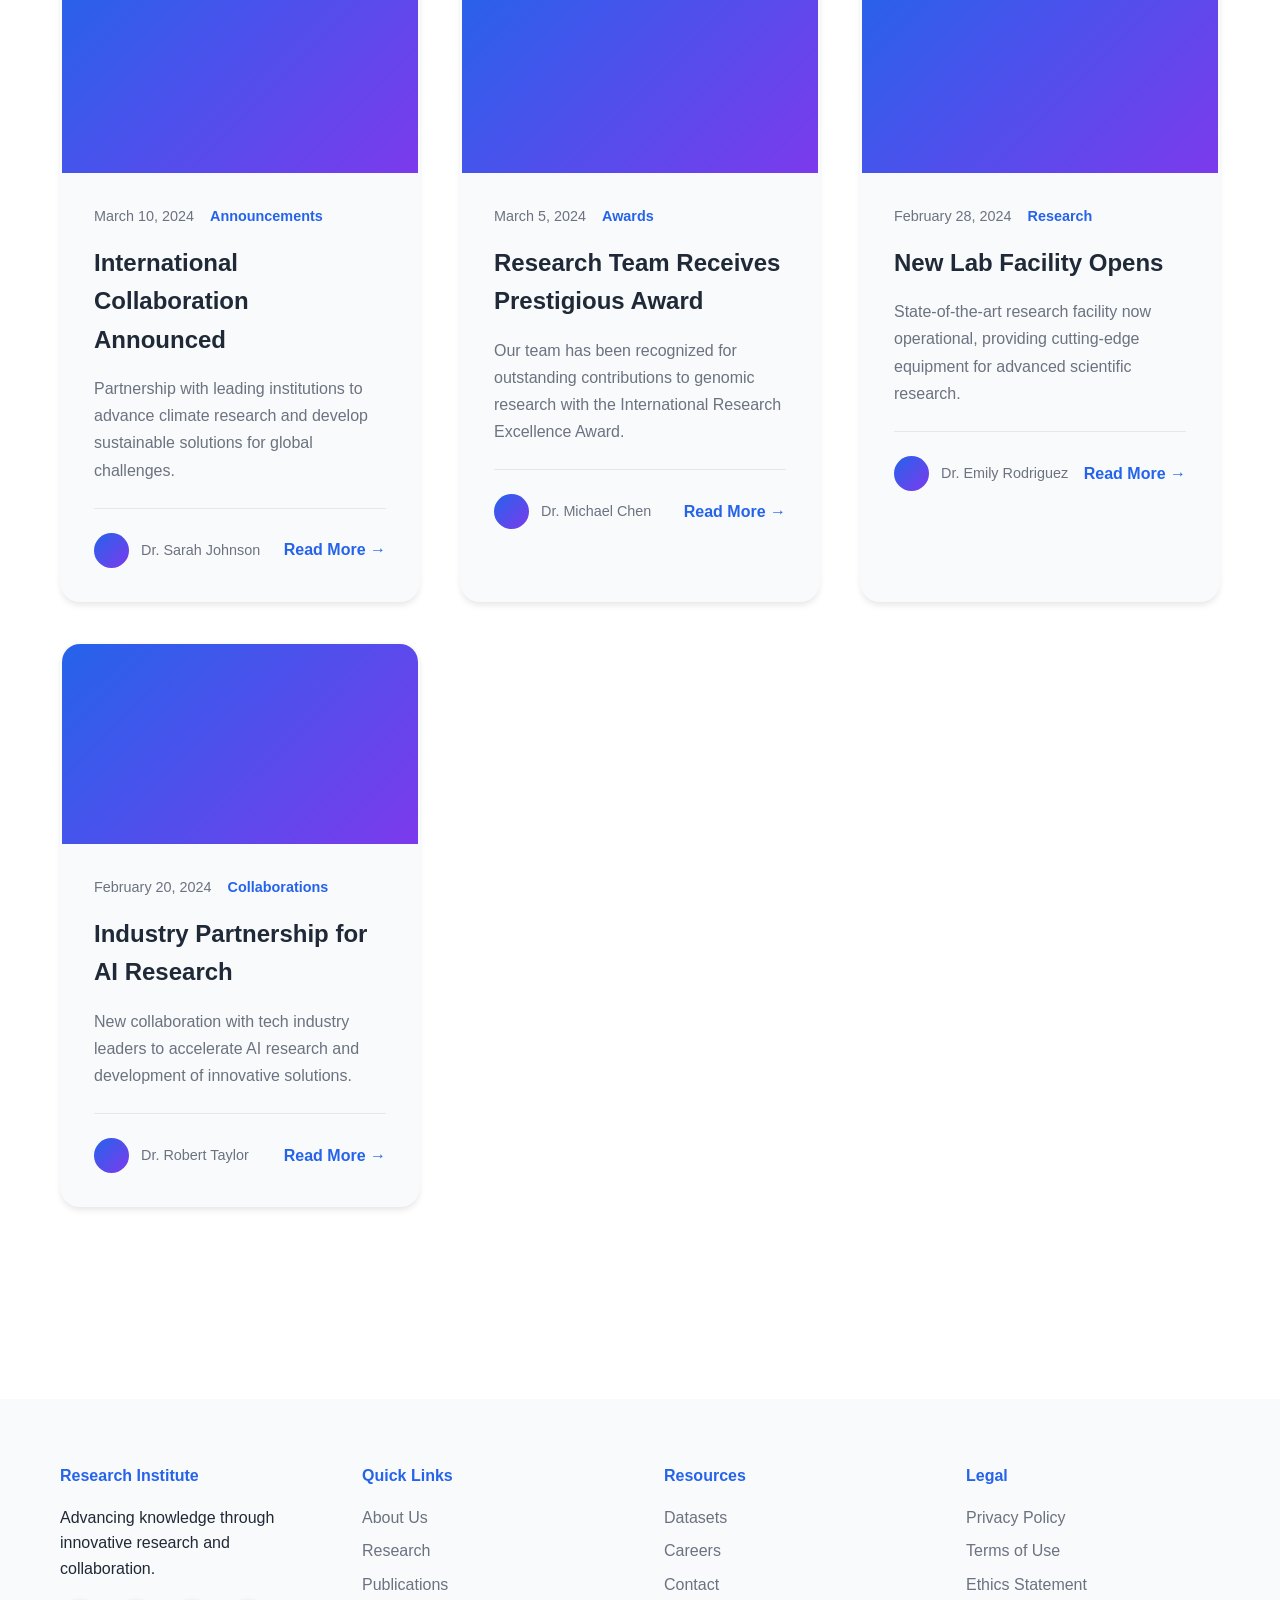
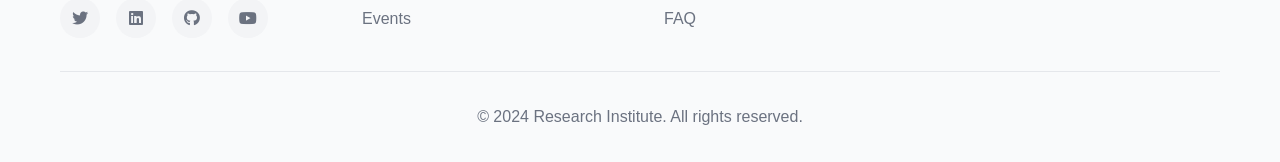
<file: news.html>
<!DOCTYPE html>
<html lang="en">
<head>
    <meta charset="UTF-8">
    <meta name="viewport" content="width=device-width, initial-scale=1.0">
    <title>News & Blog - Research Institute</title>
    <link rel="stylesheet" href="css/main.css">
    <link rel="stylesheet" href="css/news.css">
    <link rel="stylesheet" href="https://cdnjs.cloudflare.com/ajax/libs/font-awesome/6.4.0/css/all.min.css">
</head>
<body>
    <!-- Navigation -->
    <nav class="main-nav" id="mainNav">
        <div class="nav-container">
            <div class="logo">
                <div class="logo-3d">
                    <span class="logo-text">RI</span>
                </div>
                <span class="logo-name">Research Institute</span>
            </div>
            <ul class="nav-menu" id="navMenu">
                <li><a href="index.html">Home</a></li>
                <li><a href="about.html">About</a></li>
                <li><a href="research.html">Research</a></li>
                <li><a href="projects.html">Projects</a></li>
                <li><a href="publications.html">Publications</a></li>
                <li><a href="datasets.html">Datasets</a></li>
                <li><a href="events.html">Events</a></li>
                <li><a href="news.html" class="active">News</a></li>
                <li><a href="careers.html">Careers</a></li>
                <li><a href="contact.html">Contact</a></li>
            </ul>
            <div class="nav-actions">
                <button class="lang-switcher" id="langSwitcher">EN</button>
                <button class="theme-toggle" id="themeToggle"><i class="fas fa-moon"></i></button>
                <button class="nav-toggle" id="navToggle"><i class="fas fa-bars"></i></button>
            </div>
        </div>
    </nav>

    <!-- News Hero -->
    <section class="news-hero">
        <div class="news-hero-visual">
            <div class="news-waves"></div>
        </div>
        <div class="container">
            <div class="news-hero-content">
                <h1 class="news-title-3d">News & Blog</h1>
                <p class="news-subtitle">Stay updated with the latest research news, insights, and announcements</p>
            </div>
        </div>
    </section>

    <!-- News Filters -->
    <section class="news-filters-section">
        <div class="container">
            <div class="news-controls">
                <div class="search-box">
                    <i class="fas fa-search"></i>
                    <input type="text" placeholder="Search articles..." id="newsSearch">
                </div>
                <div class="category-filters">
                    <button class="cat-btn active" data-category="all">All</button>
                    <button class="cat-btn" data-category="research">Research</button>
                    <button class="cat-btn" data-category="announcements">Announcements</button>
                    <button class="cat-btn" data-category="awards">Awards</button>
                    <button class="cat-btn" data-category="collaborations">Collaborations</button>
                </div>
            </div>
        </div>
    </section>

    <!-- Featured Article -->
    <section class="featured-article-section">
        <div class="container">
            <article class="featured-article featured-3d">
                <div class="featured-image">
                    <div class="featured-overlay"></div>
                    <div class="featured-badge">Featured</div>
                </div>
                <div class="featured-content">
                    <div class="article-meta">
                        <span class="article-date">March 15, 2024</span>
                        <span class="article-category">Research</span>
                    </div>
                    <h2>Breakthrough in Quantum Computing Achieves New Milestone</h2>
                    <p>Our research team has achieved a significant breakthrough in quantum algorithm development, demonstrating unprecedented computational capabilities that could revolutionize multiple industries.</p>
                    <a href="article-detail.html?id=1" class="read-more-btn">Read Full Article →</a>
                </div>
            </article>
        </div>
    </section>

    <!-- News Grid -->
    <section class="news-section">
        <div class="container">
            <h2 class="section-title-3d">Latest News</h2>
            <div class="news-grid">
                <article class="news-article article-3d" data-category="announcements">
                    <div class="article-image">
                        <div class="article-overlay"></div>
                    </div>
                    <div class="article-content">
                        <div class="article-meta">
                            <span class="article-date">March 10, 2024</span>
                            <span class="article-category">Announcements</span>
                        </div>
                        <h3>International Collaboration Announced</h3>
                        <p>Partnership with leading institutions to advance climate research and develop sustainable solutions for global challenges.</p>
                        <div class="article-footer">
                            <div class="article-author">
                                <div class="author-avatar"></div>
                                <span>Dr. Sarah Johnson</span>
                            </div>
                            <a href="article-detail.html?id=2" class="article-link">Read More →</a>
                        </div>
                    </div>
                </article>
                <article class="news-article article-3d" data-category="awards">
                    <div class="article-image">
                        <div class="article-overlay"></div>
                    </div>
                    <div class="article-content">
                        <div class="article-meta">
                            <span class="article-date">March 5, 2024</span>
                            <span class="article-category">Awards</span>
                        </div>
                        <h3>Research Team Receives Prestigious Award</h3>
                        <p>Our team has been recognized for outstanding contributions to genomic research with the International Research Excellence Award.</p>
                        <div class="article-footer">
                            <div class="article-author">
                                <div class="author-avatar"></div>
                                <span>Dr. Michael Chen</span>
                            </div>
                            <a href="article-detail.html?id=3" class="article-link">Read More →</a>
                        </div>
                    </div>
                </article>
                <article class="news-article article-3d" data-category="research">
                    <div class="article-image">
                        <div class="article-overlay"></div>
                    </div>
                    <div class="article-content">
                        <div class="article-meta">
                            <span class="article-date">February 28, 2024</span>
                            <span class="article-category">Research</span>
                        </div>
                        <h3>New Lab Facility Opens</h3>
                        <p>State-of-the-art research facility now operational, providing cutting-edge equipment for advanced scientific research.</p>
                        <div class="article-footer">
                            <div class="article-author">
                                <div class="author-avatar"></div>
                                <span>Dr. Emily Rodriguez</span>
                            </div>
                            <a href="article-detail.html?id=4" class="article-link">Read More →</a>
                        </div>
                    </div>
                </article>
                <article class="news-article article-3d" data-category="collaborations">
                    <div class="article-image">
                        <div class="article-overlay"></div>
                    </div>
                    <div class="article-content">
                        <div class="article-meta">
                            <span class="article-date">February 20, 2024</span>
                            <span class="article-category">Collaborations</span>
                        </div>
                        <h3>Industry Partnership for AI Research</h3>
                        <p>New collaboration with tech industry leaders to accelerate AI research and development of innovative solutions.</p>
                        <div class="article-footer">
                            <div class="article-author">
                                <div class="author-avatar"></div>
                                <span>Dr. Robert Taylor</span>
                            </div>
                            <a href="article-detail.html?id=5" class="article-link">Read More →</a>
                        </div>
                    </div>
                </article>
            </div>
        </div>
    </section>

    <!-- Footer -->
    <footer class="main-footer">
        <div class="container">
            <div class="footer-grid">
                <div class="footer-col">
                    <h4>Research Institute</h4>
                    <p>Advancing knowledge through innovative research and collaboration.</p>
                    <div class="social-links">
                        <a href="#"><i class="fab fa-twitter"></i></a>
                        <a href="#"><i class="fab fa-linkedin"></i></a>
                        <a href="#"><i class="fab fa-github"></i></a>
                        <a href="#"><i class="fab fa-youtube"></i></a>
                    </div>
                </div>
                <div class="footer-col">
                    <h4>Quick Links</h4>
                    <ul>
                        <li><a href="about.html">About Us</a></li>
                        <li><a href="research.html">Research</a></li>
                        <li><a href="publications.html">Publications</a></li>
                        <li><a href="events.html">Events</a></li>
                    </ul>
                </div>
                <div class="footer-col">
                    <h4>Resources</h4>
                    <ul>
                        <li><a href="datasets.html">Datasets</a></li>
                        <li><a href="careers.html">Careers</a></li>
                        <li><a href="contact.html">Contact</a></li>
                        <li><a href="faq.html">FAQ</a></li>
                    </ul>
                </div>
                <div class="footer-col">
                    <h4>Legal</h4>
                    <ul>
                        <li><a href="privacy.html">Privacy Policy</a></li>
                        <li><a href="terms.html">Terms of Use</a></li>
                        <li><a href="ethics.html">Ethics Statement</a></li>
                    </ul>
                </div>
            </div>
            <div class="footer-bottom">
                <p>&copy; 2024 Research Institute. All rights reserved.</p>
            </div>
        </div>
    </footer>

    <script src="js/main.js"></script>
    <script src="js/news.js"></script>
</body>
</html>
</file>
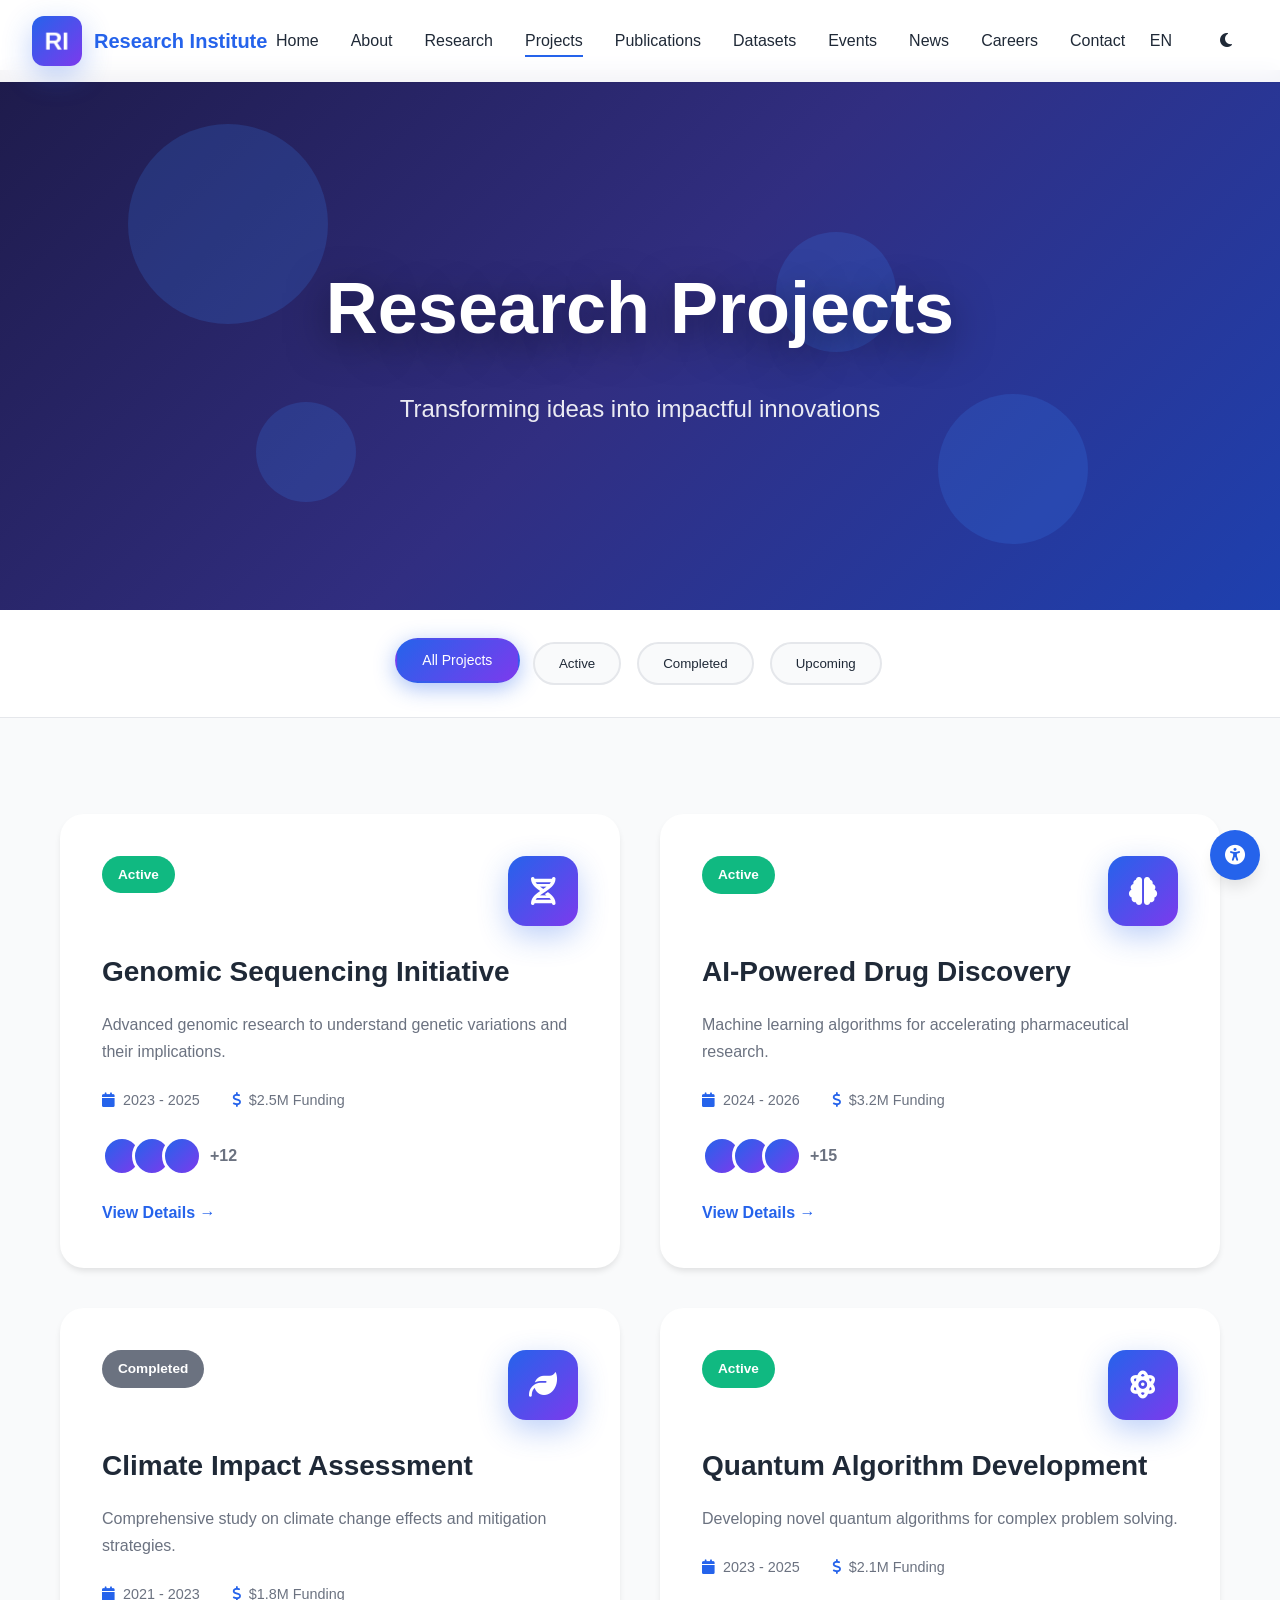
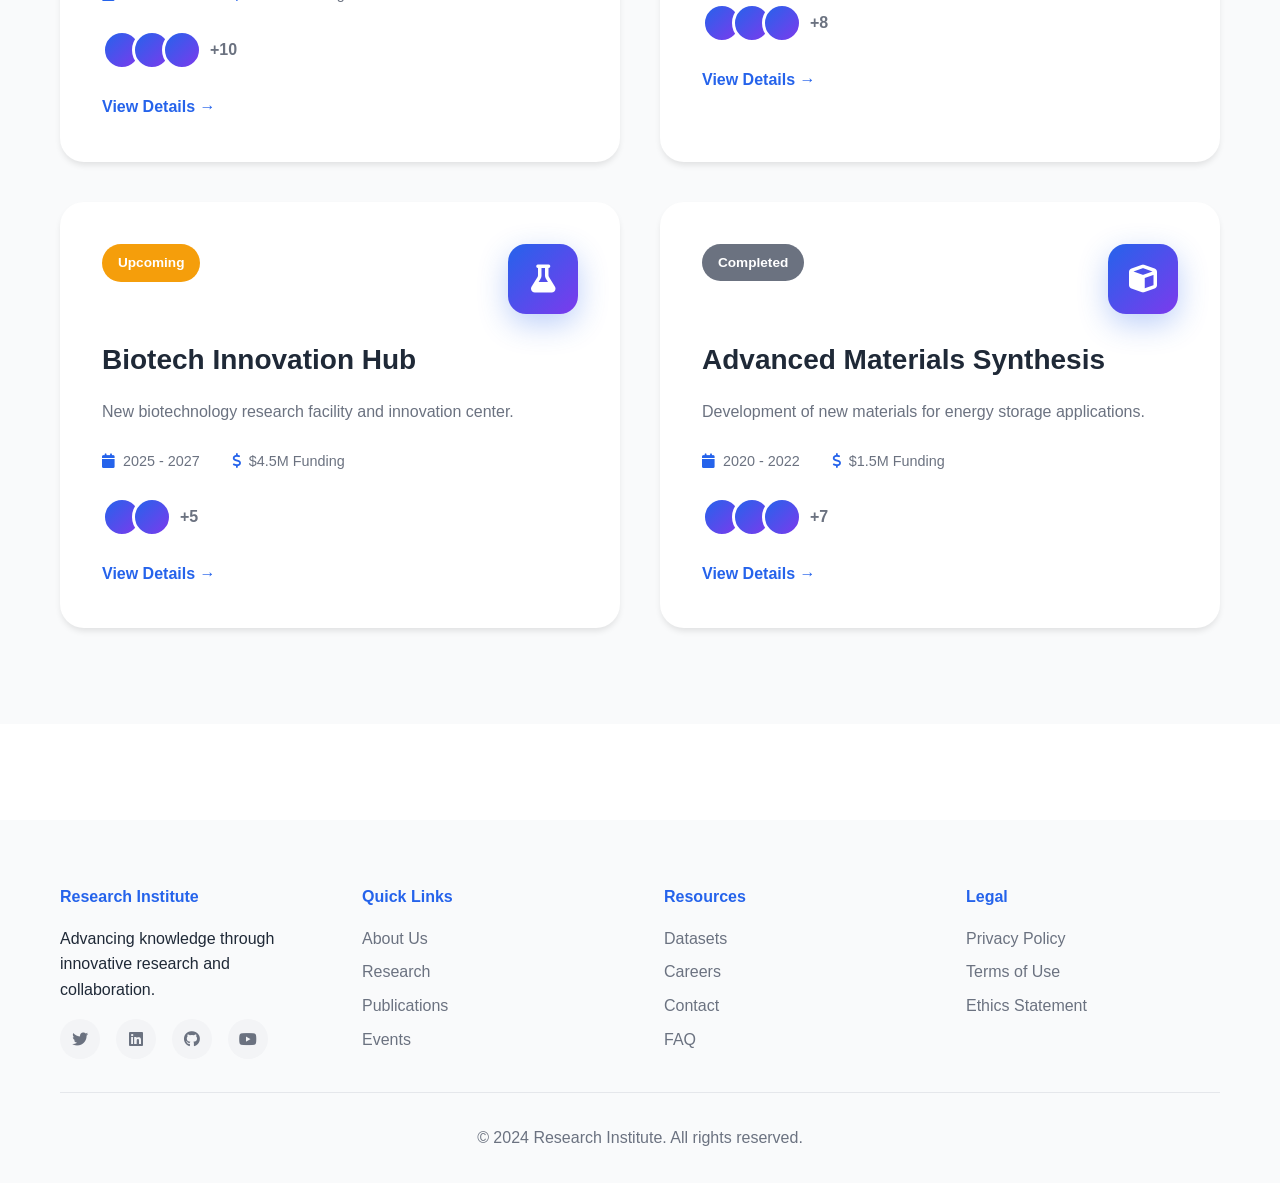
<file: projects.html>
<!DOCTYPE html>
<html lang="en">
<head>
    <meta charset="UTF-8">
    <meta name="viewport" content="width=device-width, initial-scale=1.0">
    <title>Projects - Research Institute</title>
    <link rel="stylesheet" href="css/main.css">
    <link rel="stylesheet" href="css/projects.css">
    <link rel="stylesheet" href="https://cdnjs.cloudflare.com/ajax/libs/font-awesome/6.4.0/css/all.min.css">
</head>
<body>
    <!-- Navigation -->
    <nav class="main-nav" id="mainNav">
        <div class="nav-container">
            <div class="logo">
                <div class="logo-3d">
                    <span class="logo-text">RI</span>
                </div>
                <span class="logo-name">Research Institute</span>
            </div>
            <ul class="nav-menu" id="navMenu">
                <li><a href="index.html">Home</a></li>
                <li><a href="about.html">About</a></li>
                <li><a href="research.html">Research</a></li>
                <li><a href="projects.html" class="active">Projects</a></li>
                <li><a href="publications.html">Publications</a></li>
                <li><a href="datasets.html">Datasets</a></li>
                <li><a href="events.html">Events</a></li>
                <li><a href="news.html">News</a></li>
                <li><a href="careers.html">Careers</a></li>
                <li><a href="contact.html">Contact</a></li>
            </ul>
            <div class="nav-actions">
                <button class="lang-switcher" id="langSwitcher">EN</button>
                <button class="theme-toggle" id="themeToggle"><i class="fas fa-moon"></i></button>
                <button class="nav-toggle" id="navToggle"><i class="fas fa-bars"></i></button>
            </div>
        </div>
    </nav>

    <!-- Projects Hero -->
    <section class="projects-hero">
        <div class="projects-hero-visual">
            <div class="floating-shapes">
                <div class="shape shape-1"></div>
                <div class="shape shape-2"></div>
                <div class="shape shape-3"></div>
                <div class="shape shape-4"></div>
            </div>
        </div>
        <div class="container">
            <div class="projects-hero-content">
                <h1 class="projects-title-3d">Research Projects</h1>
                <p class="projects-subtitle">Transforming ideas into impactful innovations</p>
            </div>
        </div>
    </section>

    <!-- Project Filters -->
    <section class="project-filters-section">
        <div class="container">
            <div class="project-filters">
                <button class="filter-btn active" data-status="all">All Projects</button>
                <button class="filter-btn" data-status="active">Active</button>
                <button class="filter-btn" data-status="completed">Completed</button>
                <button class="filter-btn" data-status="upcoming">Upcoming</button>
            </div>
        </div>
    </section>

    <!-- Projects Grid -->
    <section class="projects-section">
        <div class="container">
            <div class="projects-grid">
                <div class="project-card project-3d" data-status="active">
                    <div class="project-card-inner">
                        <div class="project-header">
                            <span class="project-status active">Active</span>
                            <div class="project-icon">
                                <i class="fas fa-dna"></i>
                            </div>
                        </div>
                        <h3>Genomic Sequencing Initiative</h3>
                        <p class="project-description">Advanced genomic research to understand genetic variations and their implications.</p>
                        <div class="project-meta">
                            <div class="meta-item">
                                <i class="fas fa-calendar"></i>
                                <span>2023 - 2025</span>
                            </div>
                            <div class="meta-item">
                                <i class="fas fa-dollar-sign"></i>
                                <span>$2.5M Funding</span>
                            </div>
                        </div>
                        <div class="project-team">
                            <div class="team-avatars">
                                <div class="avatar"></div>
                                <div class="avatar"></div>
                                <div class="avatar"></div>
                                <span class="team-count">+12</span>
                            </div>
                        </div>
                        <a href="project-detail.html?id=1" class="project-link">View Details →</a>
                    </div>
                </div>
                <div class="project-card project-3d" data-status="active">
                    <div class="project-card-inner">
                        <div class="project-header">
                            <span class="project-status active">Active</span>
                            <div class="project-icon">
                                <i class="fas fa-brain"></i>
                            </div>
                        </div>
                        <h3>AI-Powered Drug Discovery</h3>
                        <p class="project-description">Machine learning algorithms for accelerating pharmaceutical research.</p>
                        <div class="project-meta">
                            <div class="meta-item">
                                <i class="fas fa-calendar"></i>
                                <span>2024 - 2026</span>
                            </div>
                            <div class="meta-item">
                                <i class="fas fa-dollar-sign"></i>
                                <span>$3.2M Funding</span>
                            </div>
                        </div>
                        <div class="project-team">
                            <div class="team-avatars">
                                <div class="avatar"></div>
                                <div class="avatar"></div>
                                <div class="avatar"></div>
                                <span class="team-count">+15</span>
                            </div>
                        </div>
                        <a href="project-detail.html?id=2" class="project-link">View Details →</a>
                    </div>
                </div>
                <div class="project-card project-3d" data-status="completed">
                    <div class="project-card-inner">
                        <div class="project-header">
                            <span class="project-status completed">Completed</span>
                            <div class="project-icon">
                                <i class="fas fa-leaf"></i>
                            </div>
                        </div>
                        <h3>Climate Impact Assessment</h3>
                        <p class="project-description">Comprehensive study on climate change effects and mitigation strategies.</p>
                        <div class="project-meta">
                            <div class="meta-item">
                                <i class="fas fa-calendar"></i>
                                <span>2021 - 2023</span>
                            </div>
                            <div class="meta-item">
                                <i class="fas fa-dollar-sign"></i>
                                <span>$1.8M Funding</span>
                            </div>
                        </div>
                        <div class="project-team">
                            <div class="team-avatars">
                                <div class="avatar"></div>
                                <div class="avatar"></div>
                                <div class="avatar"></div>
                                <span class="team-count">+10</span>
                            </div>
                        </div>
                        <a href="project-detail.html?id=3" class="project-link">View Details →</a>
                    </div>
                </div>
                <div class="project-card project-3d" data-status="active">
                    <div class="project-card-inner">
                        <div class="project-header">
                            <span class="project-status active">Active</span>
                            <div class="project-icon">
                                <i class="fas fa-atom"></i>
                            </div>
                        </div>
                        <h3>Quantum Algorithm Development</h3>
                        <p class="project-description">Developing novel quantum algorithms for complex problem solving.</p>
                        <div class="project-meta">
                            <div class="meta-item">
                                <i class="fas fa-calendar"></i>
                                <span>2023 - 2025</span>
                            </div>
                            <div class="meta-item">
                                <i class="fas fa-dollar-sign"></i>
                                <span>$2.1M Funding</span>
                            </div>
                        </div>
                        <div class="project-team">
                            <div class="team-avatars">
                                <div class="avatar"></div>
                                <div class="avatar"></div>
                                <div class="avatar"></div>
                                <span class="team-count">+8</span>
                            </div>
                        </div>
                        <a href="project-detail.html?id=4" class="project-link">View Details →</a>
                    </div>
                </div>
                <div class="project-card project-3d" data-status="upcoming">
                    <div class="project-card-inner">
                        <div class="project-header">
                            <span class="project-status upcoming">Upcoming</span>
                            <div class="project-icon">
                                <i class="fas fa-flask"></i>
                            </div>
                        </div>
                        <h3>Biotech Innovation Hub</h3>
                        <p class="project-description">New biotechnology research facility and innovation center.</p>
                        <div class="project-meta">
                            <div class="meta-item">
                                <i class="fas fa-calendar"></i>
                                <span>2025 - 2027</span>
                            </div>
                            <div class="meta-item">
                                <i class="fas fa-dollar-sign"></i>
                                <span>$4.5M Funding</span>
                            </div>
                        </div>
                        <div class="project-team">
                            <div class="team-avatars">
                                <div class="avatar"></div>
                                <div class="avatar"></div>
                                <span class="team-count">+5</span>
                            </div>
                        </div>
                        <a href="project-detail.html?id=5" class="project-link">View Details →</a>
                    </div>
                </div>
                <div class="project-card project-3d" data-status="completed">
                    <div class="project-card-inner">
                        <div class="project-header">
                            <span class="project-status completed">Completed</span>
                            <div class="project-icon">
                                <i class="fas fa-cube"></i>
                            </div>
                        </div>
                        <h3>Advanced Materials Synthesis</h3>
                        <p class="project-description">Development of new materials for energy storage applications.</p>
                        <div class="project-meta">
                            <div class="meta-item">
                                <i class="fas fa-calendar"></i>
                                <span>2020 - 2022</span>
                            </div>
                            <div class="meta-item">
                                <i class="fas fa-dollar-sign"></i>
                                <span>$1.5M Funding</span>
                            </div>
                        </div>
                        <div class="project-team">
                            <div class="team-avatars">
                                <div class="avatar"></div>
                                <div class="avatar"></div>
                                <div class="avatar"></div>
                                <span class="team-count">+7</span>
                            </div>
                        </div>
                        <a href="project-detail.html?id=6" class="project-link">View Details →</a>
                    </div>
                </div>
            </div>
        </div>
    </section>

    <!-- Footer -->
    <footer class="main-footer">
        <div class="container">
            <div class="footer-grid">
                <div class="footer-col">
                    <h4>Research Institute</h4>
                    <p>Advancing knowledge through innovative research and collaboration.</p>
                    <div class="social-links">
                        <a href="#"><i class="fab fa-twitter"></i></a>
                        <a href="#"><i class="fab fa-linkedin"></i></a>
                        <a href="#"><i class="fab fa-github"></i></a>
                        <a href="#"><i class="fab fa-youtube"></i></a>
                    </div>
                </div>
                <div class="footer-col">
                    <h4>Quick Links</h4>
                    <ul>
                        <li><a href="about.html">About Us</a></li>
                        <li><a href="research.html">Research</a></li>
                        <li><a href="publications.html">Publications</a></li>
                        <li><a href="events.html">Events</a></li>
                    </ul>
                </div>
                <div class="footer-col">
                    <h4>Resources</h4>
                    <ul>
                        <li><a href="datasets.html">Datasets</a></li>
                        <li><a href="careers.html">Careers</a></li>
                        <li><a href="contact.html">Contact</a></li>
                        <li><a href="faq.html">FAQ</a></li>
                    </ul>
                </div>
                <div class="footer-col">
                    <h4>Legal</h4>
                    <ul>
                        <li><a href="privacy.html">Privacy Policy</a></li>
                        <li><a href="terms.html">Terms of Use</a></li>
                        <li><a href="ethics.html">Ethics Statement</a></li>
                    </ul>
                </div>
            </div>
            <div class="footer-bottom">
                <p>&copy; 2024 Research Institute. All rights reserved.</p>
            </div>
        </div>
    </footer>

    <script src="js/main.js"></script>
    <script src="js/projects.js"></script>
</body>
</html>
</file>
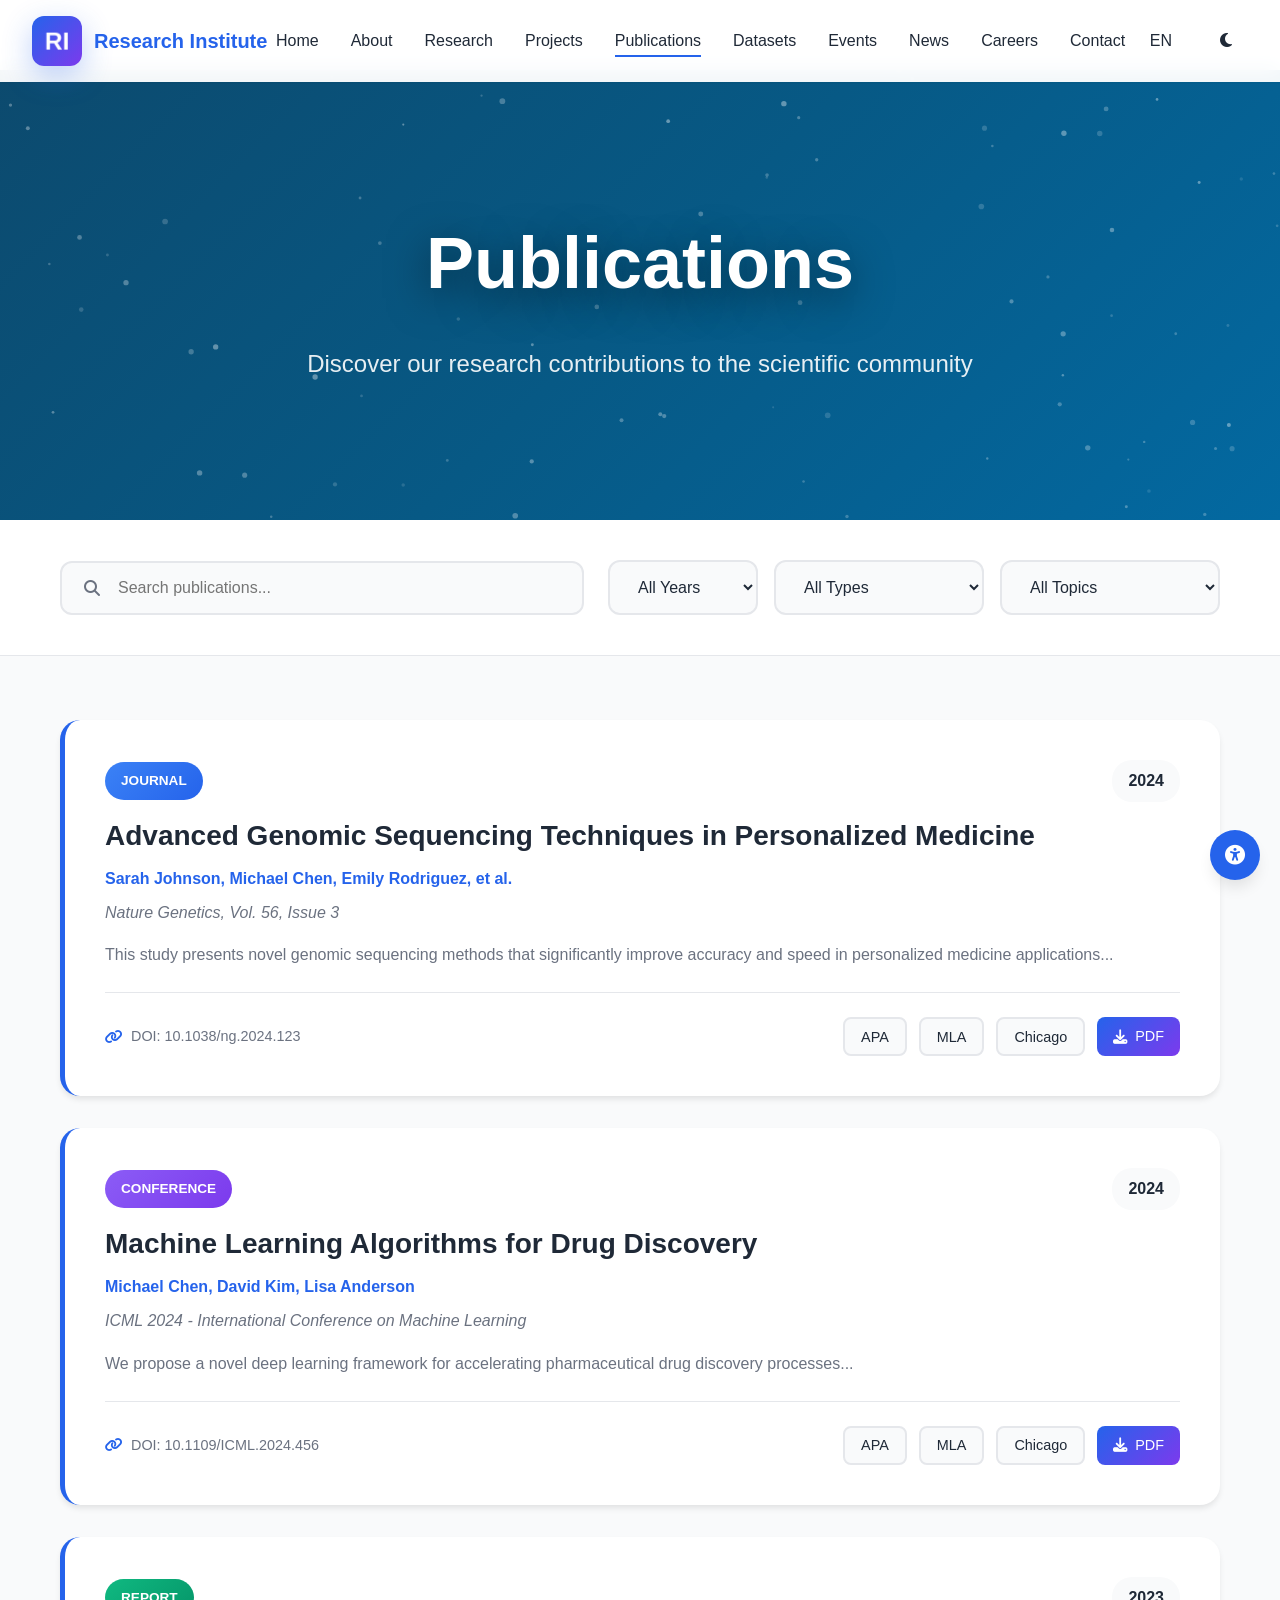
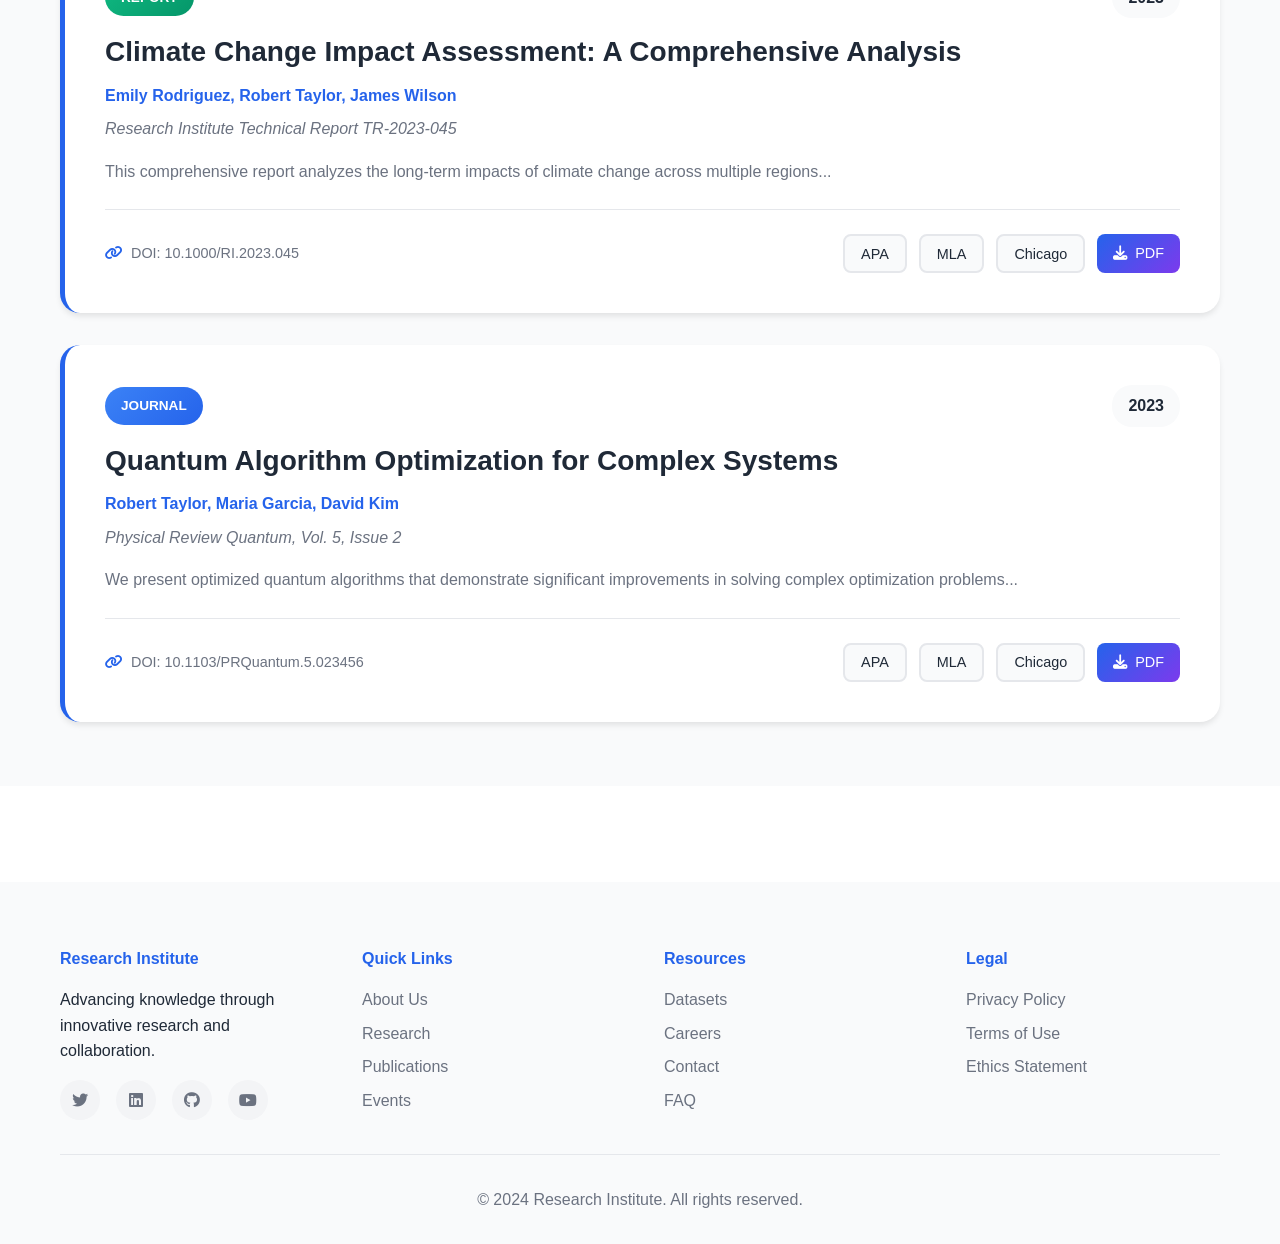
<file: publications.html>
<!DOCTYPE html>
<html lang="en">
<head>
    <meta charset="UTF-8">
    <meta name="viewport" content="width=device-width, initial-scale=1.0">
    <title>Publications - Research Institute</title>
    <link rel="stylesheet" href="css/main.css">
    <link rel="stylesheet" href="css/publications.css">
    <link rel="stylesheet" href="https://cdnjs.cloudflare.com/ajax/libs/font-awesome/6.4.0/css/all.min.css">
</head>
<body>
    <!-- Navigation -->
    <nav class="main-nav" id="mainNav">
        <div class="nav-container">
            <div class="logo">
                <div class="logo-3d">
                    <span class="logo-text">RI</span>
                </div>
                <span class="logo-name">Research Institute</span>
            </div>
            <ul class="nav-menu" id="navMenu">
                <li><a href="index.html">Home</a></li>
                <li><a href="about.html">About</a></li>
                <li><a href="research.html">Research</a></li>
                <li><a href="projects.html">Projects</a></li>
                <li><a href="publications.html" class="active">Publications</a></li>
                <li><a href="datasets.html">Datasets</a></li>
                <li><a href="events.html">Events</a></li>
                <li><a href="news.html">News</a></li>
                <li><a href="careers.html">Careers</a></li>
                <li><a href="contact.html">Contact</a></li>
            </ul>
            <div class="nav-actions">
                <button class="lang-switcher" id="langSwitcher">EN</button>
                <button class="theme-toggle" id="themeToggle"><i class="fas fa-moon"></i></button>
                <button class="nav-toggle" id="navToggle"><i class="fas fa-bars"></i></button>
            </div>
        </div>
    </nav>

    <!-- Publications Hero -->
    <section class="publications-hero">
        <div class="publications-hero-bg">
            <canvas id="publicationsCanvas"></canvas>
        </div>
        <div class="container">
            <div class="publications-hero-content">
                <h1 class="publications-title-3d">Publications</h1>
                <p class="publications-subtitle">Discover our research contributions to the scientific community</p>
            </div>
        </div>
    </section>

    <!-- Filters and Search -->
    <section class="publications-filters-section">
        <div class="container">
            <div class="publications-controls">
                <div class="search-box">
                    <i class="fas fa-search"></i>
                    <input type="text" placeholder="Search publications..." id="pubSearch">
                </div>
                <div class="filter-group">
                    <select id="yearFilter" class="filter-select">
                        <option value="all">All Years</option>
                        <option value="2024">2024</option>
                        <option value="2023">2023</option>
                        <option value="2022">2022</option>
                        <option value="2021">2021</option>
                    </select>
                    <select id="typeFilter" class="filter-select">
                        <option value="all">All Types</option>
                        <option value="journal">Journal Articles</option>
                        <option value="conference">Conference Papers</option>
                        <option value="report">Reports</option>
                        <option value="whitepaper">Whitepapers</option>
                    </select>
                    <select id="topicFilter" class="filter-select">
                        <option value="all">All Topics</option>
                        <option value="genomic">Genomic Research</option>
                        <option value="ai">AI & ML</option>
                        <option value="climate">Climate Science</option>
                        <option value="quantum">Quantum Computing</option>
                    </select>
                </div>
            </div>
        </div>
    </section>

    <!-- Publications List -->
    <section class="publications-section">
        <div class="container">
            <div class="publications-list">
                <article class="publication-item pub-3d">
                    <div class="publication-header">
                        <div class="pub-type-badge journal">Journal</div>
                        <div class="pub-year">2024</div>
                    </div>
                    <h3 class="pub-title">Advanced Genomic Sequencing Techniques in Personalized Medicine</h3>
                    <p class="pub-authors">Sarah Johnson, Michael Chen, Emily Rodriguez, et al.</p>
                    <p class="pub-venue">Nature Genetics, Vol. 56, Issue 3</p>
                    <p class="pub-abstract">This study presents novel genomic sequencing methods that significantly improve accuracy and speed in personalized medicine applications...</p>
                    <div class="pub-meta">
                        <span class="pub-doi"><i class="fas fa-link"></i> DOI: 10.1038/ng.2024.123</span>
                        <div class="pub-actions">
                            <button class="pub-btn" onclick="copyCitation(this)" data-citation="APA">APA</button>
                            <button class="pub-btn" onclick="copyCitation(this)" data-citation="MLA">MLA</button>
                            <button class="pub-btn" onclick="copyCitation(this)" data-citation="Chicago">Chicago</button>
                            <a href="#" class="pub-btn download-btn"><i class="fas fa-download"></i> PDF</a>
                        </div>
                    </div>
                </article>
                <article class="publication-item pub-3d">
                    <div class="publication-header">
                        <div class="pub-type-badge conference">Conference</div>
                        <div class="pub-year">2024</div>
                    </div>
                    <h3 class="pub-title">Machine Learning Algorithms for Drug Discovery</h3>
                    <p class="pub-authors">Michael Chen, David Kim, Lisa Anderson</p>
                    <p class="pub-venue">ICML 2024 - International Conference on Machine Learning</p>
                    <p class="pub-abstract">We propose a novel deep learning framework for accelerating pharmaceutical drug discovery processes...</p>
                    <div class="pub-meta">
                        <span class="pub-doi"><i class="fas fa-link"></i> DOI: 10.1109/ICML.2024.456</span>
                        <div class="pub-actions">
                            <button class="pub-btn" onclick="copyCitation(this)" data-citation="APA">APA</button>
                            <button class="pub-btn" onclick="copyCitation(this)" data-citation="MLA">MLA</button>
                            <button class="pub-btn" onclick="copyCitation(this)" data-citation="Chicago">Chicago</button>
                            <a href="#" class="pub-btn download-btn"><i class="fas fa-download"></i> PDF</a>
                        </div>
                    </div>
                </article>
                <article class="publication-item pub-3d">
                    <div class="publication-header">
                        <div class="pub-type-badge report">Report</div>
                        <div class="pub-year">2023</div>
                    </div>
                    <h3 class="pub-title">Climate Change Impact Assessment: A Comprehensive Analysis</h3>
                    <p class="pub-authors">Emily Rodriguez, Robert Taylor, James Wilson</p>
                    <p class="pub-venue">Research Institute Technical Report TR-2023-045</p>
                    <p class="pub-abstract">This comprehensive report analyzes the long-term impacts of climate change across multiple regions...</p>
                    <div class="pub-meta">
                        <span class="pub-doi"><i class="fas fa-link"></i> DOI: 10.1000/RI.2023.045</span>
                        <div class="pub-actions">
                            <button class="pub-btn" onclick="copyCitation(this)" data-citation="APA">APA</button>
                            <button class="pub-btn" onclick="copyCitation(this)" data-citation="MLA">MLA</button>
                            <button class="pub-btn" onclick="copyCitation(this)" data-citation="Chicago">Chicago</button>
                            <a href="#" class="pub-btn download-btn"><i class="fas fa-download"></i> PDF</a>
                        </div>
                    </div>
                </article>
                <article class="publication-item pub-3d">
                    <div class="publication-header">
                        <div class="pub-type-badge journal">Journal</div>
                        <div class="pub-year">2023</div>
                    </div>
                    <h3 class="pub-title">Quantum Algorithm Optimization for Complex Systems</h3>
                    <p class="pub-authors">Robert Taylor, Maria Garcia, David Kim</p>
                    <p class="pub-venue">Physical Review Quantum, Vol. 5, Issue 2</p>
                    <p class="pub-abstract">We present optimized quantum algorithms that demonstrate significant improvements in solving complex optimization problems...</p>
                    <div class="pub-meta">
                        <span class="pub-doi"><i class="fas fa-link"></i> DOI: 10.1103/PRQuantum.5.023456</span>
                        <div class="pub-actions">
                            <button class="pub-btn" onclick="copyCitation(this)" data-citation="APA">APA</button>
                            <button class="pub-btn" onclick="copyCitation(this)" data-citation="MLA">MLA</button>
                            <button class="pub-btn" onclick="copyCitation(this)" data-citation="Chicago">Chicago</button>
                            <a href="#" class="pub-btn download-btn"><i class="fas fa-download"></i> PDF</a>
                        </div>
                    </div>
                </article>
            </div>
        </div>
    </section>

    <!-- Footer -->
    <footer class="main-footer">
        <div class="container">
            <div class="footer-grid">
                <div class="footer-col">
                    <h4>Research Institute</h4>
                    <p>Advancing knowledge through innovative research and collaboration.</p>
                    <div class="social-links">
                        <a href="#"><i class="fab fa-twitter"></i></a>
                        <a href="#"><i class="fab fa-linkedin"></i></a>
                        <a href="#"><i class="fab fa-github"></i></a>
                        <a href="#"><i class="fab fa-youtube"></i></a>
                    </div>
                </div>
                <div class="footer-col">
                    <h4>Quick Links</h4>
                    <ul>
                        <li><a href="about.html">About Us</a></li>
                        <li><a href="research.html">Research</a></li>
                        <li><a href="publications.html">Publications</a></li>
                        <li><a href="events.html">Events</a></li>
                    </ul>
                </div>
                <div class="footer-col">
                    <h4>Resources</h4>
                    <ul>
                        <li><a href="datasets.html">Datasets</a></li>
                        <li><a href="careers.html">Careers</a></li>
                        <li><a href="contact.html">Contact</a></li>
                        <li><a href="faq.html">FAQ</a></li>
                    </ul>
                </div>
                <div class="footer-col">
                    <h4>Legal</h4>
                    <ul>
                        <li><a href="privacy.html">Privacy Policy</a></li>
                        <li><a href="terms.html">Terms of Use</a></li>
                        <li><a href="ethics.html">Ethics Statement</a></li>
                    </ul>
                </div>
            </div>
            <div class="footer-bottom">
                <p>&copy; 2024 Research Institute. All rights reserved.</p>
            </div>
        </div>
    </footer>

    <script src="js/main.js"></script>
    <script src="js/publications.js"></script>
</body>
</html>
</file>
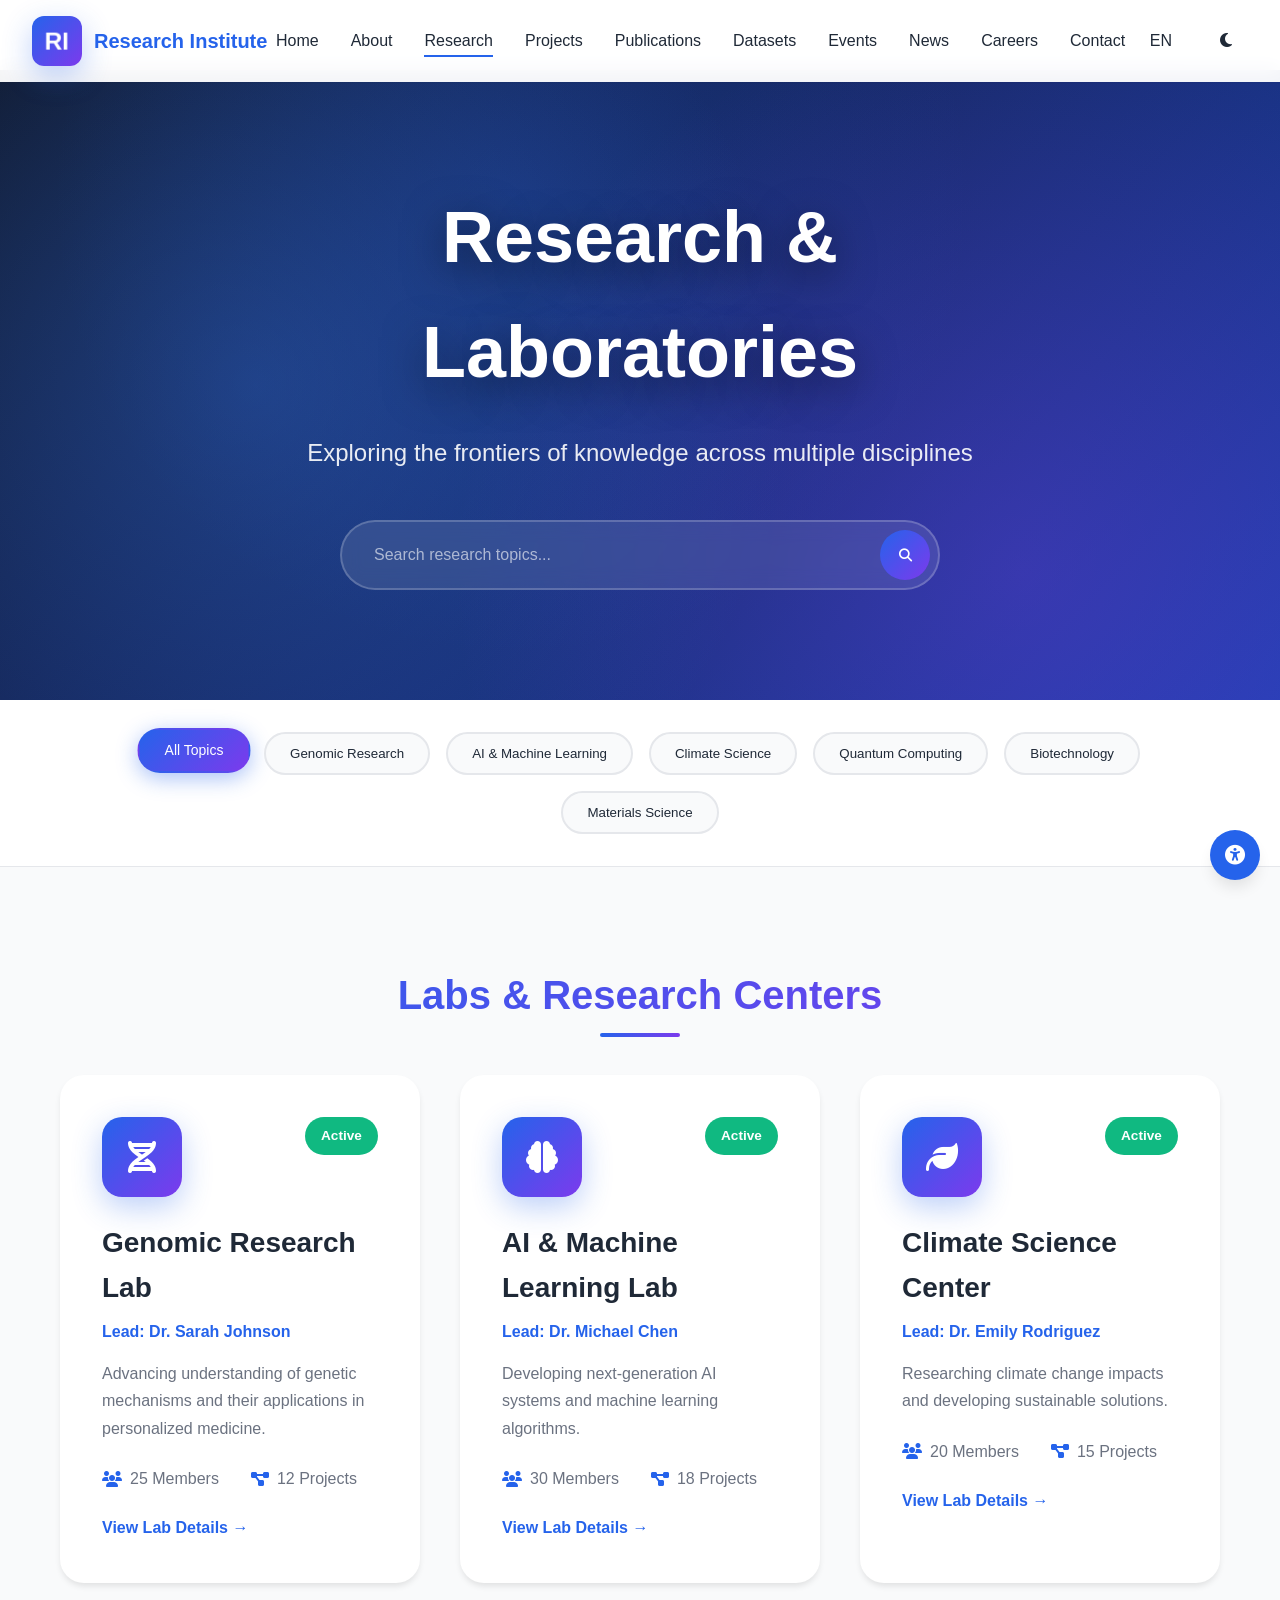
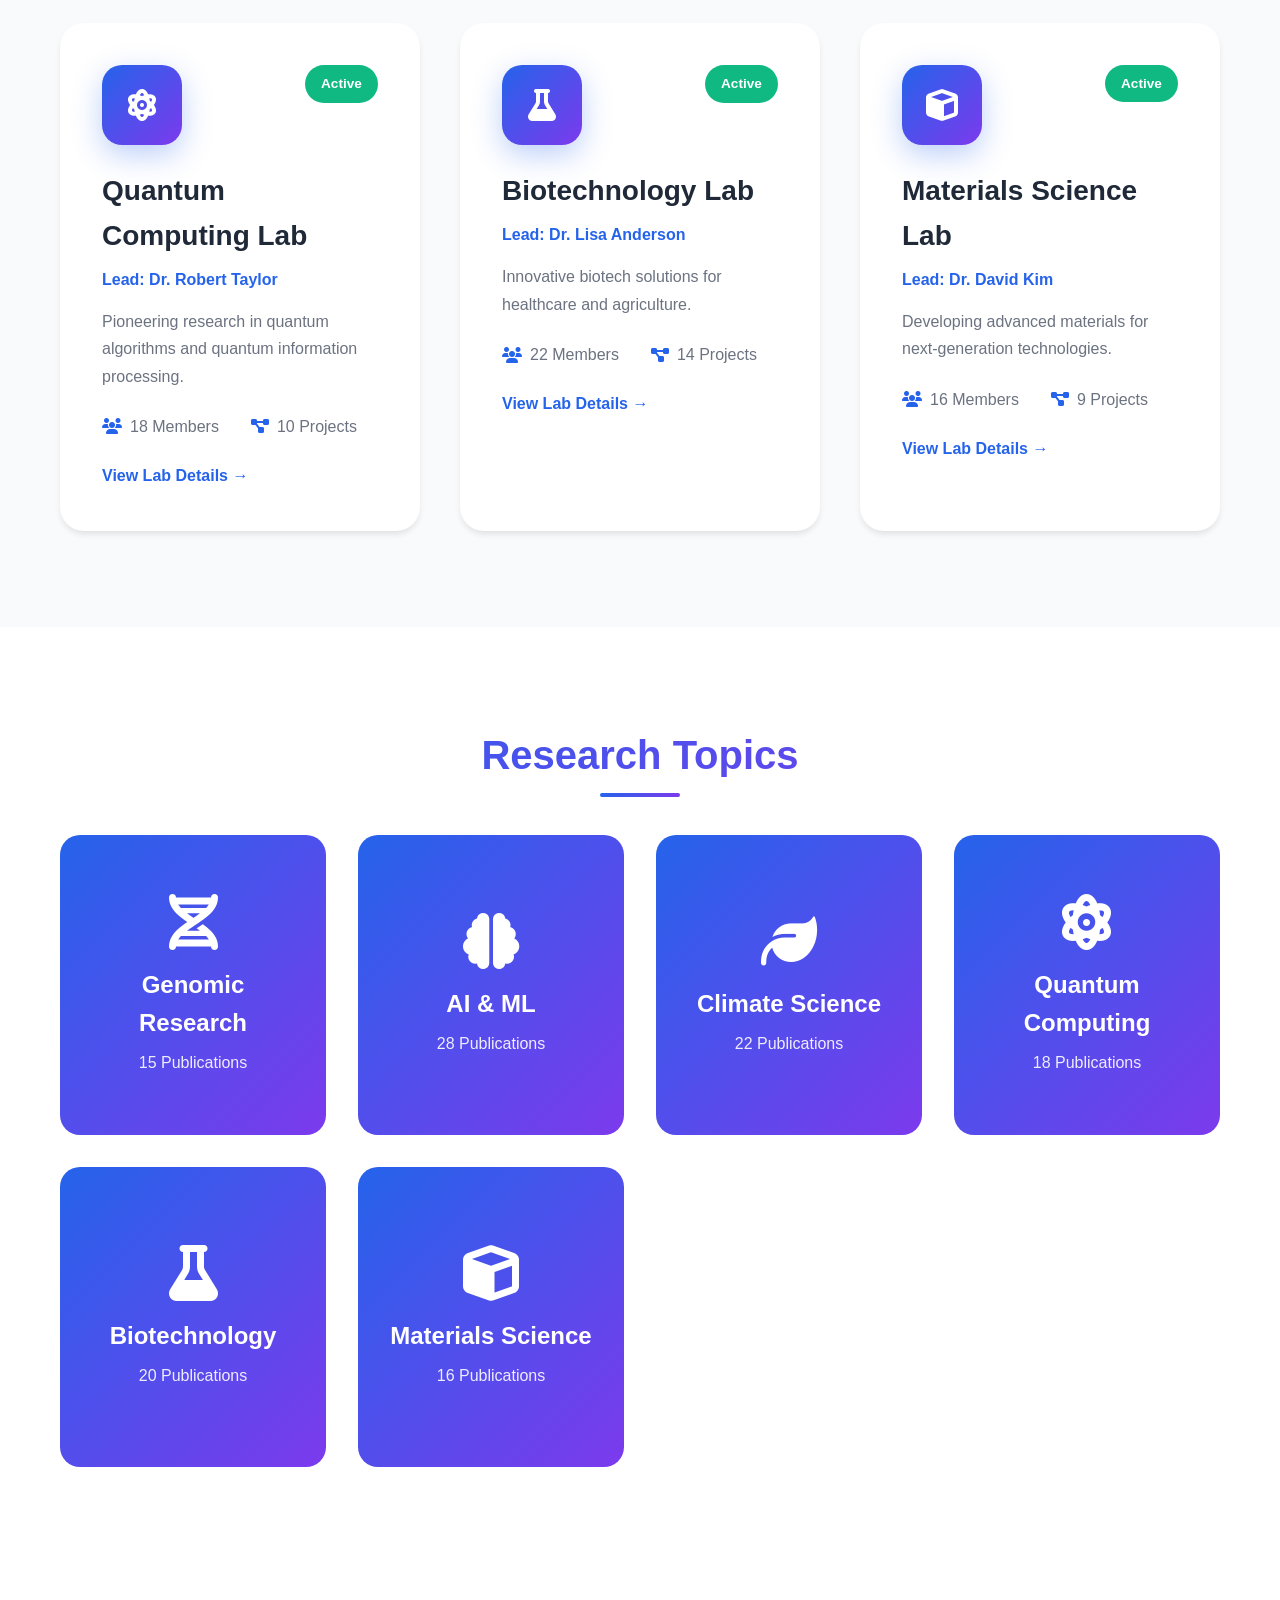
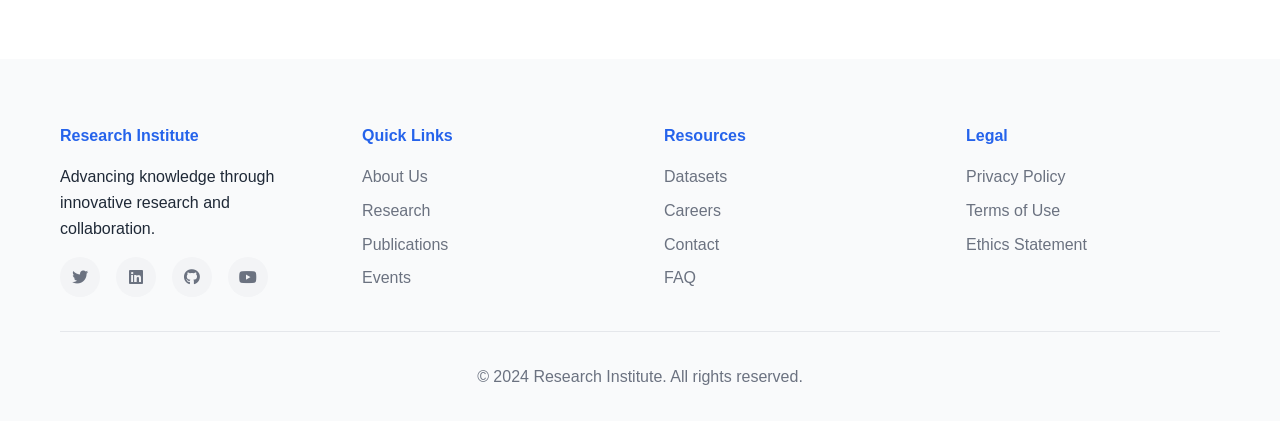
<file: research.html>
<!DOCTYPE html>
<html lang="en">
<head>
    <meta charset="UTF-8">
    <meta name="viewport" content="width=device-width, initial-scale=1.0">
    <title>Research & Labs - Research Institute</title>
    <link rel="stylesheet" href="css/main.css">
    <link rel="stylesheet" href="css/research.css">
    <link rel="stylesheet" href="https://cdnjs.cloudflare.com/ajax/libs/font-awesome/6.4.0/css/all.min.css">
</head>
<body>
    <!-- Navigation -->
    <nav class="main-nav" id="mainNav">
        <div class="nav-container">
            <div class="logo">
                <div class="logo-3d">
                    <span class="logo-text">RI</span>
                </div>
                <span class="logo-name">Research Institute</span>
            </div>
            <ul class="nav-menu" id="navMenu">
                <li><a href="index.html">Home</a></li>
                <li><a href="about.html">About</a></li>
                <li><a href="research.html" class="active">Research</a></li>
                <li><a href="projects.html">Projects</a></li>
                <li><a href="publications.html">Publications</a></li>
                <li><a href="datasets.html">Datasets</a></li>
                <li><a href="events.html">Events</a></li>
                <li><a href="news.html">News</a></li>
                <li><a href="careers.html">Careers</a></li>
                <li><a href="contact.html">Contact</a></li>
            </ul>
            <div class="nav-actions">
                <button class="lang-switcher" id="langSwitcher">EN</button>
                <button class="theme-toggle" id="themeToggle"><i class="fas fa-moon"></i></button>
                <button class="nav-toggle" id="navToggle"><i class="fas fa-bars"></i></button>
            </div>
        </div>
    </nav>

    <!-- Research Hero -->
    <section class="research-hero">
        <div class="research-hero-bg">
            <div class="research-pattern"></div>
        </div>
        <div class="container">
            <div class="research-hero-content">
                <h1 class="research-title-3d">Research & Laboratories</h1>
                <p class="research-subtitle">Exploring the frontiers of knowledge across multiple disciplines</p>
                <div class="research-search">
                    <input type="text" placeholder="Search research topics..." class="search-input">
                    <button class="search-btn"><i class="fas fa-search"></i></button>
                </div>
            </div>
        </div>
    </section>

    <!-- Research Topics Filter -->
    <section class="topics-filter-section">
        <div class="container">
            <div class="topics-filter">
                <button class="topic-tag active" data-topic="all">All Topics</button>
                <button class="topic-tag" data-topic="genomic">Genomic Research</button>
                <button class="topic-tag" data-topic="ai">AI & Machine Learning</button>
                <button class="topic-tag" data-topic="climate">Climate Science</button>
                <button class="topic-tag" data-topic="quantum">Quantum Computing</button>
                <button class="topic-tag" data-topic="biotech">Biotechnology</button>
                <button class="topic-tag" data-topic="materials">Materials Science</button>
            </div>
        </div>
    </section>

    <!-- Labs & Centers -->
    <section class="labs-section">
        <div class="container">
            <h2 class="section-title-3d">Labs & Research Centers</h2>
            <div class="labs-grid">
                <div class="lab-card lab-3d" data-topic="genomic">
                    <div class="lab-card-inner">
                        <div class="lab-header">
                            <div class="lab-icon-wrapper">
                                <i class="fas fa-dna"></i>
                            </div>
                            <div class="lab-badge">Active</div>
                        </div>
                        <h3>Genomic Research Lab</h3>
                        <p class="lab-lead">Lead: Dr. Sarah Johnson</p>
                        <p class="lab-description">Advancing understanding of genetic mechanisms and their applications in personalized medicine.</p>
                        <div class="lab-stats">
                            <div class="lab-stat">
                                <i class="fas fa-users"></i>
                                <span>25 Members</span>
                            </div>
                            <div class="lab-stat">
                                <i class="fas fa-project-diagram"></i>
                                <span>12 Projects</span>
                            </div>
                        </div>
                        <a href="lab-detail.html?id=genomic" class="lab-link">View Lab Details →</a>
                    </div>
                </div>
                <div class="lab-card lab-3d" data-topic="ai">
                    <div class="lab-card-inner">
                        <div class="lab-header">
                            <div class="lab-icon-wrapper">
                                <i class="fas fa-brain"></i>
                            </div>
                            <div class="lab-badge">Active</div>
                        </div>
                        <h3>AI & Machine Learning Lab</h3>
                        <p class="lab-lead">Lead: Dr. Michael Chen</p>
                        <p class="lab-description">Developing next-generation AI systems and machine learning algorithms.</p>
                        <div class="lab-stats">
                            <div class="lab-stat">
                                <i class="fas fa-users"></i>
                                <span>30 Members</span>
                            </div>
                            <div class="lab-stat">
                                <i class="fas fa-project-diagram"></i>
                                <span>18 Projects</span>
                            </div>
                        </div>
                        <a href="lab-detail.html?id=ai" class="lab-link">View Lab Details →</a>
                    </div>
                </div>
                <div class="lab-card lab-3d" data-topic="climate">
                    <div class="lab-card-inner">
                        <div class="lab-header">
                            <div class="lab-icon-wrapper">
                                <i class="fas fa-leaf"></i>
                            </div>
                            <div class="lab-badge">Active</div>
                        </div>
                        <h3>Climate Science Center</h3>
                        <p class="lab-lead">Lead: Dr. Emily Rodriguez</p>
                        <p class="lab-description">Researching climate change impacts and developing sustainable solutions.</p>
                        <div class="lab-stats">
                            <div class="lab-stat">
                                <i class="fas fa-users"></i>
                                <span>20 Members</span>
                            </div>
                            <div class="lab-stat">
                                <i class="fas fa-project-diagram"></i>
                                <span>15 Projects</span>
                            </div>
                        </div>
                        <a href="lab-detail.html?id=climate" class="lab-link">View Lab Details →</a>
                    </div>
                </div>
                <div class="lab-card lab-3d" data-topic="quantum">
                    <div class="lab-card-inner">
                        <div class="lab-header">
                            <div class="lab-icon-wrapper">
                                <i class="fas fa-atom"></i>
                            </div>
                            <div class="lab-badge">Active</div>
                        </div>
                        <h3>Quantum Computing Lab</h3>
                        <p class="lab-lead">Lead: Dr. Robert Taylor</p>
                        <p class="lab-description">Pioneering research in quantum algorithms and quantum information processing.</p>
                        <div class="lab-stats">
                            <div class="lab-stat">
                                <i class="fas fa-users"></i>
                                <span>18 Members</span>
                            </div>
                            <div class="lab-stat">
                                <i class="fas fa-project-diagram"></i>
                                <span>10 Projects</span>
                            </div>
                        </div>
                        <a href="lab-detail.html?id=quantum" class="lab-link">View Lab Details →</a>
                    </div>
                </div>
                <div class="lab-card lab-3d" data-topic="biotech">
                    <div class="lab-card-inner">
                        <div class="lab-header">
                            <div class="lab-icon-wrapper">
                                <i class="fas fa-flask"></i>
                            </div>
                            <div class="lab-badge">Active</div>
                        </div>
                        <h3>Biotechnology Lab</h3>
                        <p class="lab-lead">Lead: Dr. Lisa Anderson</p>
                        <p class="lab-description">Innovative biotech solutions for healthcare and agriculture.</p>
                        <div class="lab-stats">
                            <div class="lab-stat">
                                <i class="fas fa-users"></i>
                                <span>22 Members</span>
                            </div>
                            <div class="lab-stat">
                                <i class="fas fa-project-diagram"></i>
                                <span>14 Projects</span>
                            </div>
                        </div>
                        <a href="lab-detail.html?id=biotech" class="lab-link">View Lab Details →</a>
                    </div>
                </div>
                <div class="lab-card lab-3d" data-topic="materials">
                    <div class="lab-card-inner">
                        <div class="lab-header">
                            <div class="lab-icon-wrapper">
                                <i class="fas fa-cube"></i>
                            </div>
                            <div class="lab-badge">Active</div>
                        </div>
                        <h3>Materials Science Lab</h3>
                        <p class="lab-lead">Lead: Dr. David Kim</p>
                        <p class="lab-description">Developing advanced materials for next-generation technologies.</p>
                        <div class="lab-stats">
                            <div class="lab-stat">
                                <i class="fas fa-users"></i>
                                <span>16 Members</span>
                            </div>
                            <div class="lab-stat">
                                <i class="fas fa-project-diagram"></i>
                                <span>9 Projects</span>
                            </div>
                        </div>
                        <a href="lab-detail.html?id=materials" class="lab-link">View Lab Details →</a>
                    </div>
                </div>
            </div>
        </div>
    </section>

    <!-- Research Topics Index -->
    <section class="topics-index-section">
        <div class="container">
            <h2 class="section-title-3d">Research Topics</h2>
            <div class="topics-index-grid">
                <div class="topic-item topic-3d">
                    <div class="topic-content">
                        <i class="fas fa-dna"></i>
                        <h4>Genomic Research</h4>
                        <p>15 Publications</p>
                    </div>
                    <div class="topic-hover-content">
                        <h4>Genomic Research</h4>
                        <p>Exploring genetic variations, mutations, and their implications for disease and treatment.</p>
                        <a href="publications.html?topic=genomic">View Publications →</a>
                    </div>
                </div>
                <div class="topic-item topic-3d">
                    <div class="topic-content">
                        <i class="fas fa-brain"></i>
                        <h4>AI & ML</h4>
                        <p>28 Publications</p>
                    </div>
                    <div class="topic-hover-content">
                        <h4>AI & Machine Learning</h4>
                        <p>Advancing artificial intelligence through novel algorithms and applications.</p>
                        <a href="publications.html?topic=ai">View Publications →</a>
                    </div>
                </div>
                <div class="topic-item topic-3d">
                    <div class="topic-content">
                        <i class="fas fa-leaf"></i>
                        <h4>Climate Science</h4>
                        <p>22 Publications</p>
                    </div>
                    <div class="topic-hover-content">
                        <h4>Climate Science</h4>
                        <p>Understanding climate change and developing sustainable solutions.</p>
                        <a href="publications.html?topic=climate">View Publications →</a>
                    </div>
                </div>
                <div class="topic-item topic-3d">
                    <div class="topic-content">
                        <i class="fas fa-atom"></i>
                        <h4>Quantum Computing</h4>
                        <p>18 Publications</p>
                    </div>
                    <div class="topic-hover-content">
                        <h4>Quantum Computing</h4>
                        <p>Pioneering quantum algorithms and quantum information systems.</p>
                        <a href="publications.html?topic=quantum">View Publications →</a>
                    </div>
                </div>
                <div class="topic-item topic-3d">
                    <div class="topic-content">
                        <i class="fas fa-flask"></i>
                        <h4>Biotechnology</h4>
                        <p>20 Publications</p>
                    </div>
                    <div class="topic-hover-content">
                        <h4>Biotechnology</h4>
                        <p>Innovative biotech solutions for healthcare and agriculture.</p>
                        <a href="publications.html?topic=biotech">View Publications →</a>
                    </div>
                </div>
                <div class="topic-item topic-3d">
                    <div class="topic-content">
                        <i class="fas fa-cube"></i>
                        <h4>Materials Science</h4>
                        <p>16 Publications</p>
                    </div>
                    <div class="topic-hover-content">
                        <h4>Materials Science</h4>
                        <p>Developing advanced materials for technological applications.</p>
                        <a href="publications.html?topic=materials">View Publications →</a>
                    </div>
                </div>
            </div>
        </div>
    </section>

    <!-- Footer -->
    <footer class="main-footer">
        <div class="container">
            <div class="footer-grid">
                <div class="footer-col">
                    <h4>Research Institute</h4>
                    <p>Advancing knowledge through innovative research and collaboration.</p>
                    <div class="social-links">
                        <a href="#"><i class="fab fa-twitter"></i></a>
                        <a href="#"><i class="fab fa-linkedin"></i></a>
                        <a href="#"><i class="fab fa-github"></i></a>
                        <a href="#"><i class="fab fa-youtube"></i></a>
                    </div>
                </div>
                <div class="footer-col">
                    <h4>Quick Links</h4>
                    <ul>
                        <li><a href="about.html">About Us</a></li>
                        <li><a href="research.html">Research</a></li>
                        <li><a href="publications.html">Publications</a></li>
                        <li><a href="events.html">Events</a></li>
                    </ul>
                </div>
                <div class="footer-col">
                    <h4>Resources</h4>
                    <ul>
                        <li><a href="datasets.html">Datasets</a></li>
                        <li><a href="careers.html">Careers</a></li>
                        <li><a href="contact.html">Contact</a></li>
                        <li><a href="faq.html">FAQ</a></li>
                    </ul>
                </div>
                <div class="footer-col">
                    <h4>Legal</h4>
                    <ul>
                        <li><a href="privacy.html">Privacy Policy</a></li>
                        <li><a href="terms.html">Terms of Use</a></li>
                        <li><a href="ethics.html">Ethics Statement</a></li>
                    </ul>
                </div>
            </div>
            <div class="footer-bottom">
                <p>&copy; 2024 Research Institute. All rights reserved.</p>
            </div>
        </div>
    </footer>

    <script src="js/main.js"></script>
    <script src="js/research.js"></script>
</body>
</html>
</file>
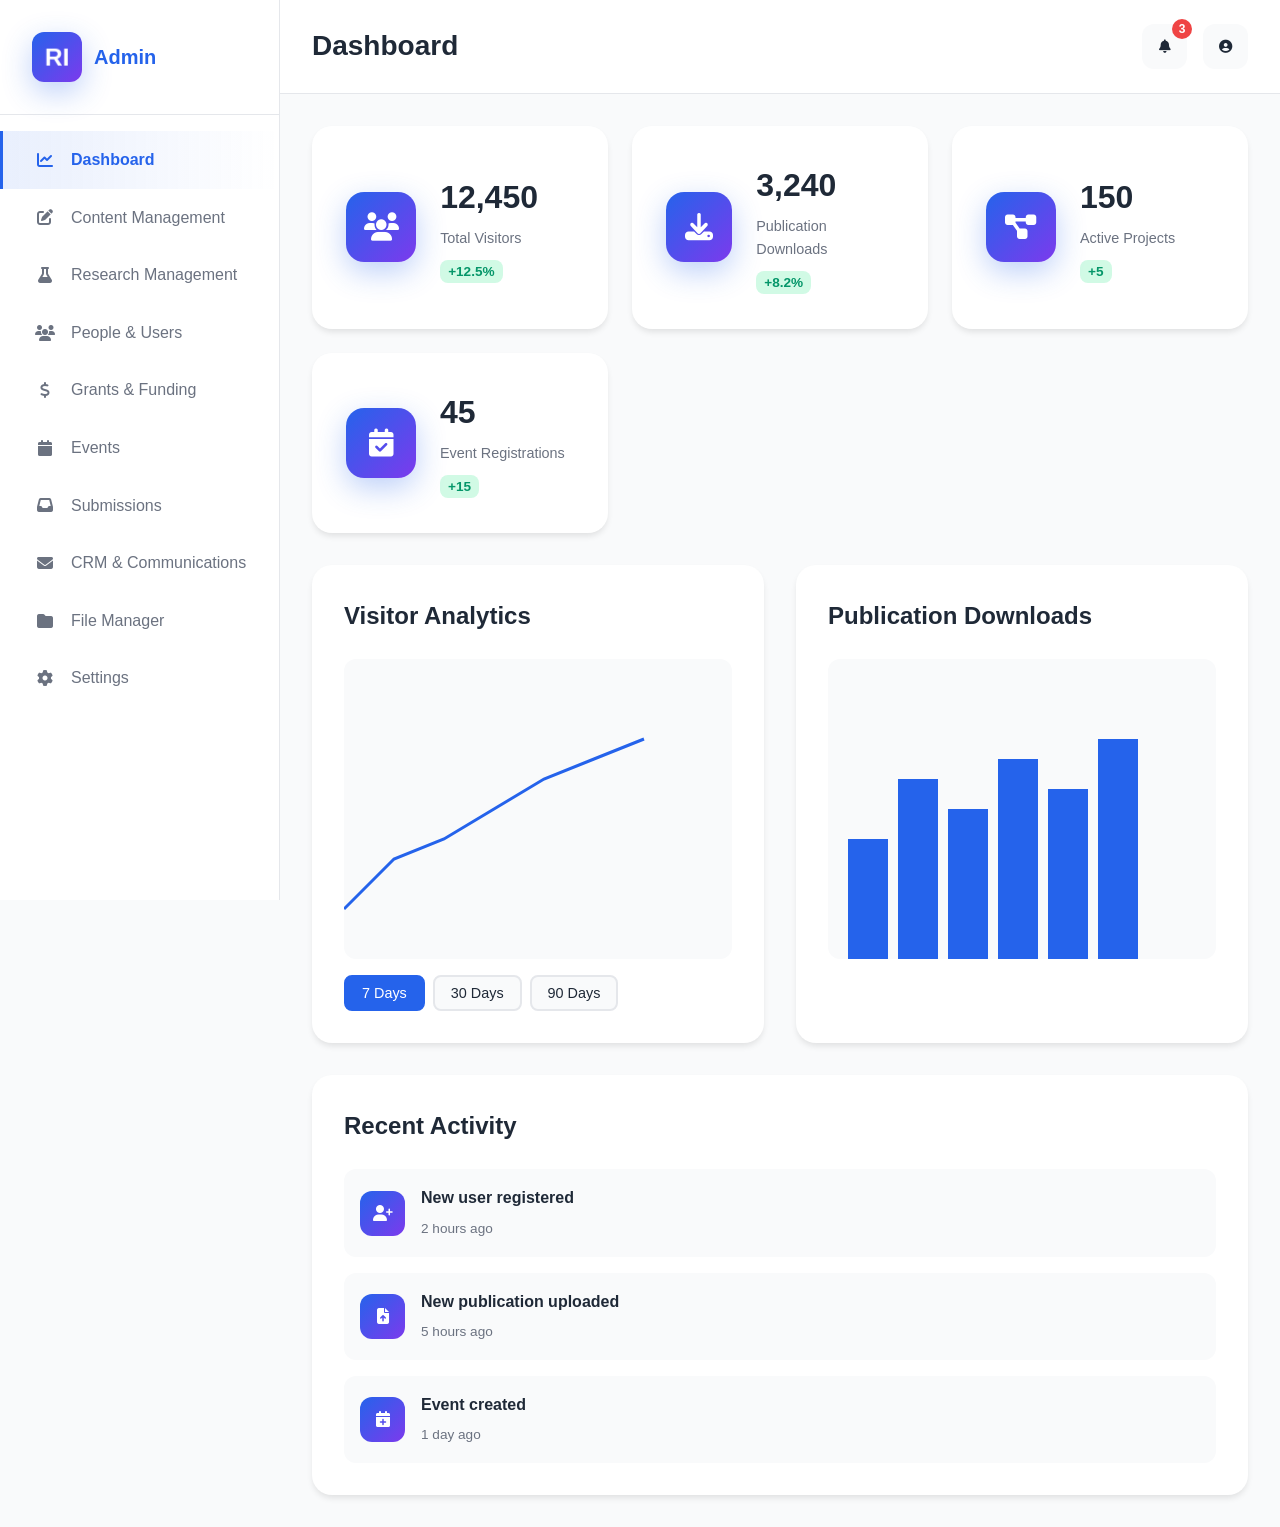
<file: admin/dashboard.html>
<!DOCTYPE html>
<html lang="en">
<head>
    <meta charset="UTF-8">
    <meta name="viewport" content="width=device-width, initial-scale=1.0">
    <title>Admin Dashboard - Research Institute</title>
    <link rel="stylesheet" href="../css/main.css">
    <link rel="stylesheet" href="../css/admin.css">
    <link rel="stylesheet" href="https://cdnjs.cloudflare.com/ajax/libs/font-awesome/6.4.0/css/all.min.css">
</head>
<body>
    <!-- Admin Sidebar -->
    <aside class="admin-sidebar">
        <div class="sidebar-header">
            <div class="logo">
                <div class="logo-3d">
                    <span class="logo-text">RI</span>
                </div>
                <span class="logo-name">Admin</span>
            </div>
        </div>
        <nav class="sidebar-nav">
            <a href="dashboard.html" class="nav-item active">
                <i class="fas fa-chart-line"></i>
                <span>Dashboard</span>
            </a>
            <a href="content.html" class="nav-item">
                <i class="fas fa-edit"></i>
                <span>Content Management</span>
            </a>
            <a href="research-mgmt.html" class="nav-item">
                <i class="fas fa-flask"></i>
                <span>Research Management</span>
            </a>
            <a href="people.html" class="nav-item">
                <i class="fas fa-users"></i>
                <span>People & Users</span>
            </a>
            <a href="grants.html" class="nav-item">
                <i class="fas fa-dollar-sign"></i>
                <span>Grants & Funding</span>
            </a>
            <a href="events-mgmt.html" class="nav-item">
                <i class="fas fa-calendar"></i>
                <span>Events</span>
            </a>
            <a href="submissions.html" class="nav-item">
                <i class="fas fa-inbox"></i>
                <span>Submissions</span>
            </a>
            <a href="crm.html" class="nav-item">
                <i class="fas fa-envelope"></i>
                <span>CRM & Communications</span>
            </a>
            <a href="files.html" class="nav-item">
                <i class="fas fa-folder"></i>
                <span>File Manager</span>
            </a>
            <a href="settings.html" class="nav-item">
                <i class="fas fa-cog"></i>
                <span>Settings</span>
            </a>
        </nav>
    </aside>

    <!-- Main Content -->
    <main class="admin-main">
        <!-- Top Bar -->
        <header class="admin-header">
            <div class="header-left">
                <button class="sidebar-toggle" id="sidebarToggle">
                    <i class="fas fa-bars"></i>
                </button>
                <h1>Dashboard</h1>
            </div>
            <div class="header-right">
                <button class="header-btn">
                    <i class="fas fa-bell"></i>
                    <span class="badge">3</span>
                </button>
                <button class="header-btn">
                    <i class="fas fa-user-circle"></i>
                </button>
            </div>
        </header>

        <!-- Dashboard Content -->
        <div class="dashboard-content">
            <!-- Stats Cards -->
            <div class="stats-grid">
                <div class="stat-card admin-stat-3d">
                    <div class="stat-icon">
                        <i class="fas fa-users"></i>
                    </div>
                    <div class="stat-info">
                        <h3>12,450</h3>
                        <p>Total Visitors</p>
                        <span class="stat-change positive">+12.5%</span>
                    </div>
                </div>
                <div class="stat-card admin-stat-3d">
                    <div class="stat-icon">
                        <i class="fas fa-download"></i>
                    </div>
                    <div class="stat-info">
                        <h3>3,240</h3>
                        <p>Publication Downloads</p>
                        <span class="stat-change positive">+8.2%</span>
                    </div>
                </div>
                <div class="stat-card admin-stat-3d">
                    <div class="stat-icon">
                        <i class="fas fa-project-diagram"></i>
                    </div>
                    <div class="stat-info">
                        <h3>150</h3>
                        <p>Active Projects</p>
                        <span class="stat-change positive">+5</span>
                    </div>
                </div>
                <div class="stat-card admin-stat-3d">
                    <div class="stat-icon">
                        <i class="fas fa-calendar-check"></i>
                    </div>
                    <div class="stat-info">
                        <h3>45</h3>
                        <p>Event Registrations</p>
                        <span class="stat-change positive">+15</span>
                    </div>
                </div>
            </div>

            <!-- Charts and Analytics -->
            <div class="analytics-grid">
                <div class="chart-card admin-card-3d">
                    <h2>Visitor Analytics</h2>
                    <div class="chart-placeholder">
                        <canvas id="visitorChart"></canvas>
                    </div>
                    <div class="chart-controls">
                        <button class="chart-btn active" data-range="7d">7 Days</button>
                        <button class="chart-btn" data-range="30d">30 Days</button>
                        <button class="chart-btn" data-range="90d">90 Days</button>
                    </div>
                </div>
                <div class="chart-card admin-card-3d">
                    <h2>Publication Downloads</h2>
                    <div class="chart-placeholder">
                        <canvas id="downloadChart"></canvas>
                    </div>
                </div>
            </div>

            <!-- Recent Activity -->
            <div class="activity-section">
                <div class="activity-card admin-card-3d">
                    <h2>Recent Activity</h2>
                    <div class="activity-list">
                        <div class="activity-item">
                            <div class="activity-icon">
                                <i class="fas fa-user-plus"></i>
                            </div>
                            <div class="activity-content">
                                <p><strong>New user registered</strong></p>
                                <span>2 hours ago</span>
                            </div>
                        </div>
                        <div class="activity-item">
                            <div class="activity-icon">
                                <i class="fas fa-file-upload"></i>
                            </div>
                            <div class="activity-content">
                                <p><strong>New publication uploaded</strong></p>
                                <span>5 hours ago</span>
                            </div>
                        </div>
                        <div class="activity-item">
                            <div class="activity-icon">
                                <i class="fas fa-calendar-plus"></i>
                            </div>
                            <div class="activity-content">
                                <p><strong>Event created</strong></p>
                                <span>1 day ago</span>
                            </div>
                        </div>
                    </div>
                </div>
            </div>
        </div>
    </main>

    <script src="../js/main.js"></script>
    <script src="../js/admin.js"></script>
</body>
</html>
</file>
<file: css/main.css>
/* Main CSS - Base Styles and Variables */
:root {
    --primary-color: #2563eb;
    --secondary-color: #7c3aed;
    --accent-color: #f59e0b;
    --text-primary: #1f2937;
    --text-secondary: #6b7280;
    --bg-primary: #ffffff;
    --bg-secondary: #f9fafb;
    --bg-tertiary: #f3f4f6;
    --border-color: #e5e7eb;
    --shadow-sm: 0 1px 2px 0 rgba(0, 0, 0, 0.05);
    --shadow-md: 0 4px 6px -1px rgba(0, 0, 0, 0.1);
    --shadow-lg: 0 10px 15px -3px rgba(0, 0, 0, 0.1);
    --shadow-xl: 0 20px 25px -5px rgba(0, 0, 0, 0.1);
    --transition: all 0.3s cubic-bezier(0.4, 0, 0.2, 1);
}

[data-theme="dark"] {
    --primary-color: #3b82f6;
    --secondary-color: #8b5cf6;
    --accent-color: #fbbf24;
    --text-primary: #f9fafb;
    --text-secondary: #d1d5db;
    --bg-primary: #111827;
    --bg-secondary: #1f2937;
    --bg-tertiary: #374151;
    --border-color: #4b5563;
}

* {
    margin: 0;
    padding: 0;
    box-sizing: border-box;
}

html {
    scroll-behavior: smooth;
}

body {
    font-family: 'Inter', -apple-system, BlinkMacSystemFont, 'Segoe UI', Roboto, Oxygen, Ubuntu, Cantarell, sans-serif;
    color: var(--text-primary);
    background-color: var(--bg-primary);
    line-height: 1.6;
    transition: background-color 0.3s, color 0.3s;
    overflow-x: hidden;
}

.container {
    max-width: 1200px;
    margin: 0 auto;
    padding: 0 20px;
}

/* Navigation */
.main-nav {
    position: fixed;
    top: 0;
    left: 0;
    right: 0;
    background: rgba(255, 255, 255, 0.95);
    backdrop-filter: blur(10px);
    box-shadow: var(--shadow-sm);
    z-index: 1000;
    transition: var(--transition);
}

[data-theme="dark"] .main-nav {
    background: rgba(17, 24, 39, 0.95);
}

.nav-container {
    max-width: 1400px;
    margin: 0 auto;
    padding: 1rem 2rem;
    display: flex;
    justify-content: space-between;
    align-items: center;
}

.logo {
    display: flex;
    align-items: center;
    gap: 12px;
    font-weight: 700;
    font-size: 1.25rem;
    color: var(--primary-color);
}

.logo-3d {
    width: 50px;
    height: 50px;
    background: linear-gradient(135deg, var(--primary-color), var(--secondary-color));
    border-radius: 12px;
    display: flex;
    align-items: center;
    justify-content: center;
    transform-style: preserve-3d;
    transform: perspective(1000px) rotateY(0deg);
    transition: transform 0.6s;
    box-shadow: 0 10px 30px rgba(37, 99, 235, 0.3);
}

.logo-3d:hover {
    transform: perspective(1000px) rotateY(15deg) rotateX(5deg);
}

.logo-text {
    color: white;
    font-weight: 800;
    font-size: 1.5rem;
    transform: translateZ(20px);
}

.nav-menu {
    display: flex;
    list-style: none;
    gap: 2rem;
    align-items: center;
}

.nav-menu a {
    text-decoration: none;
    color: var(--text-primary);
    font-weight: 500;
    position: relative;
    transition: var(--transition);
    padding: 0.5rem 0;
}

.nav-menu a::after {
    content: '';
    position: absolute;
    bottom: 0;
    left: 0;
    width: 0;
    height: 2px;
    background: var(--primary-color);
    transition: width 0.3s;
}

.nav-menu a:hover::after,
.nav-menu a.active::after {
    width: 100%;
}

.nav-actions {
    display: flex;
    gap: 1rem;
    align-items: center;
}

.lang-switcher,
.theme-toggle,
.nav-toggle {
    background: none;
    border: none;
    cursor: pointer;
    padding: 0.5rem 1rem;
    border-radius: 8px;
    color: var(--text-primary);
    transition: var(--transition);
    font-size: 1rem;
}

.lang-switcher:hover,
.theme-toggle:hover {
    background: var(--bg-secondary);
}

.nav-toggle {
    display: none;
}

/* Buttons */
.btn {
    display: inline-block;
    padding: 0.875rem 2rem;
    border-radius: 12px;
    text-decoration: none;
    font-weight: 600;
    transition: var(--transition);
    border: none;
    cursor: pointer;
    font-size: 1rem;
}

.btn-primary {
    background: linear-gradient(135deg, var(--primary-color), var(--secondary-color));
    color: white;
    box-shadow: 0 4px 15px rgba(37, 99, 235, 0.4);
}

.btn-primary:hover {
    transform: translateY(-2px);
    box-shadow: 0 6px 20px rgba(37, 99, 235, 0.5);
}

.btn-secondary {
    background: transparent;
    color: var(--primary-color);
    border: 2px solid var(--primary-color);
}

.btn-secondary:hover {
    background: var(--primary-color);
    color: white;
}

.btn-3d {
    transform-style: preserve-3d;
    position: relative;
}

.btn-3d::before {
    content: '';
    position: absolute;
    top: 0;
    left: 0;
    right: 0;
    bottom: 0;
    background: inherit;
    border-radius: inherit;
    transform: translateZ(-10px);
    opacity: 0.5;
    filter: blur(10px);
    transition: var(--transition);
}

.btn-3d:hover::before {
    transform: translateZ(-15px);
    opacity: 0.7;
}

/* Section Titles */
.section-title-3d {
    font-size: 2.5rem;
    font-weight: 800;
    margin-bottom: 3rem;
    text-align: center;
    background: linear-gradient(135deg, var(--primary-color), var(--secondary-color));
    -webkit-background-clip: text;
    -webkit-text-fill-color: transparent;
    background-clip: text;
    position: relative;
    transform-style: preserve-3d;
    perspective: 1000px;
}

.section-title-3d::after {
    content: '';
    position: absolute;
    bottom: -10px;
    left: 50%;
    transform: translateX(-50%);
    width: 80px;
    height: 4px;
    background: linear-gradient(90deg, var(--primary-color), var(--secondary-color));
    border-radius: 2px;
}

/* Footer */
.main-footer {
    background: var(--bg-secondary);
    padding: 4rem 0 2rem;
    margin-top: 6rem;
}

.footer-grid {
    display: grid;
    grid-template-columns: repeat(auto-fit, minmax(250px, 1fr));
    gap: 3rem;
    margin-bottom: 2rem;
}

.footer-col h4 {
    margin-bottom: 1rem;
    color: var(--primary-color);
}

.footer-col ul {
    list-style: none;
}

.footer-col ul li {
    margin-bottom: 0.5rem;
}

.footer-col a {
    color: var(--text-secondary);
    text-decoration: none;
    transition: var(--transition);
}

.footer-col a:hover {
    color: var(--primary-color);
    padding-left: 5px;
}

.social-links {
    display: flex;
    gap: 1rem;
    margin-top: 1rem;
}

.social-links a {
    width: 40px;
    height: 40px;
    border-radius: 50%;
    background: var(--bg-tertiary);
    display: flex;
    align-items: center;
    justify-content: center;
    transition: var(--transition);
}

.social-links a:hover {
    background: var(--primary-color);
    color: white;
    transform: translateY(-3px) rotate(5deg);
}

.footer-bottom {
    text-align: center;
    padding-top: 2rem;
    border-top: 1px solid var(--border-color);
    color: var(--text-secondary);
}

/* Accessibility Controls */
.accessibility-panel {
    position: fixed;
    bottom: 20px;
    right: 20px;
    background: var(--bg-primary);
    border: 1px solid var(--border-color);
    border-radius: 12px;
    padding: 1rem;
    box-shadow: var(--shadow-lg);
    z-index: 999;
    display: none;
}

.accessibility-panel.active {
    display: block;
}

.accessibility-toggle {
    position: fixed;
    bottom: 20px;
    right: 20px;
    width: 50px;
    height: 50px;
    border-radius: 50%;
    background: var(--primary-color);
    color: white;
    border: none;
    cursor: pointer;
    box-shadow: var(--shadow-lg);
    z-index: 1000;
    display: flex;
    align-items: center;
    justify-content: center;
    font-size: 1.25rem;
}

/* Responsive */
@media (max-width: 768px) {
    .nav-menu {
        position: fixed;
        top: 70px;
        left: -100%;
        flex-direction: column;
        background: var(--bg-primary);
        width: 100%;
        padding: 2rem;
        box-shadow: var(--shadow-lg);
        transition: left 0.3s;
    }

    .nav-menu.active {
        left: 0;
    }

    .nav-toggle {
        display: block;
    }

    .section-title-3d {
        font-size: 2rem;
    }
}

/* Animations */
@keyframes fadeInUp {
    from {
        opacity: 0;
        transform: translateY(30px);
    }
    to {
        opacity: 1;
        transform: translateY(0);
    }
}

@keyframes float {
    0%, 100% {
        transform: translateY(0);
    }
    50% {
        transform: translateY(-20px);
    }
}

@keyframes pulse {
    0%, 100% {
        opacity: 1;
    }
    50% {
        opacity: 0.5;
    }
}

.animate-fade-in {
    animation: fadeInUp 0.6s ease-out;
}

.animate-float {
    animation: float 3s ease-in-out infinite;
}

.animate-pulse {
    animation: pulse 2s ease-in-out infinite;
}
</file>
<file: css/home.css>
/* Home Page Specific Styles with 3D Effects */

/* Hero Section */
.hero-section {
    min-height: 100vh;
    position: relative;
    display: flex;
    align-items: center;
    justify-content: center;
    overflow: hidden;
    background: linear-gradient(135deg, #667eea 0%, #764ba2 100%);
    margin-top: 70px;
}

.hero-3d-container {
    position: relative;
    width: 100%;
    height: 100%;
    z-index: 1;
}

#heroCanvas {
    position: absolute;
    top: 0;
    left: 0;
    width: 100%;
    height: 100%;
    z-index: 0;
}

.hero-content {
    position: relative;
    z-index: 2;
    text-align: center;
    color: white;
    padding: 2rem;
}

.hero-text-3d {
    transform-style: preserve-3d;
    perspective: 1000px;
}

.hero-title {
    font-size: 4rem;
    font-weight: 900;
    margin-bottom: 1.5rem;
    line-height: 1.2;
    display: flex;
    flex-direction: column;
    gap: 0.5rem;
}

.title-word {
    display: inline-block;
    transform-style: preserve-3d;
    transition: transform 0.6s cubic-bezier(0.4, 0, 0.2, 1);
    text-shadow: 0 10px 30px rgba(0, 0, 0, 0.3);
}

.title-word:hover {
    transform: rotateX(15deg) translateZ(20px);
    color: var(--accent-color);
}

.hero-subtitle {
    font-size: 1.5rem;
    margin-bottom: 2rem;
    opacity: 0.9;
    animation: fadeInUp 0.8s ease-out 0.3s both;
}

.hero-buttons {
    display: flex;
    gap: 1.5rem;
    justify-content: center;
    flex-wrap: wrap;
    animation: fadeInUp 0.8s ease-out 0.6s both;
}

.hero-particles {
    position: absolute;
    top: 0;
    left: 0;
    width: 100%;
    height: 100%;
    z-index: 1;
    pointer-events: none;
}

.particle {
    position: absolute;
    width: 4px;
    height: 4px;
    background: white;
    border-radius: 50%;
    opacity: 0.6;
    animation: float 6s ease-in-out infinite;
}

/* Featured Research Section */
.featured-research {
    padding: 6rem 0;
    background: var(--bg-secondary);
}

.research-grid {
    display: grid;
    grid-template-columns: repeat(auto-fit, minmax(300px, 1fr));
    gap: 2rem;
}

.research-card {
    height: 400px;
    perspective: 1000px;
    cursor: pointer;
}

.card-3d {
    width: 100%;
    height: 100%;
    position: relative;
    transform-style: preserve-3d;
    transition: transform 0.6s;
}

.card-3d:hover {
    transform: rotateY(180deg);
}

.card-inner {
    position: relative;
    width: 100%;
    height: 100%;
    transform-style: preserve-3d;
}

.card-front,
.card-back {
    position: absolute;
    width: 100%;
    height: 100%;
    backface-visibility: hidden;
    border-radius: 20px;
    padding: 2.5rem;
    display: flex;
    flex-direction: column;
    justify-content: center;
    align-items: center;
    text-align: center;
    box-shadow: var(--shadow-xl);
    transition: var(--transition);
}

.card-front {
    background: linear-gradient(135deg, var(--primary-color), var(--secondary-color));
    color: white;
}

.card-back {
    background: var(--bg-primary);
    color: var(--text-primary);
    transform: rotateY(180deg);
    border: 2px solid var(--primary-color);
}

.card-icon {
    font-size: 4rem;
    margin-bottom: 1.5rem;
    transform: translateZ(30px);
    animation: float 3s ease-in-out infinite;
}

.card-front h3 {
    font-size: 1.75rem;
    margin-bottom: 1rem;
    transform: translateZ(20px);
}

.card-front p {
    font-size: 1.1rem;
    opacity: 0.9;
    transform: translateZ(10px);
}

.card-back h3 {
    font-size: 1.75rem;
    margin-bottom: 1rem;
    color: var(--primary-color);
}

.card-back p {
    margin-bottom: 1.5rem;
    color: var(--text-secondary);
    line-height: 1.8;
}

.card-link {
    color: var(--primary-color);
    text-decoration: none;
    font-weight: 600;
    transition: var(--transition);
}

.card-link:hover {
    transform: translateX(5px);
}

/* Stats Section */
.stats-section {
    padding: 6rem 0;
    background: var(--bg-primary);
}

.stats-grid {
    display: grid;
    grid-template-columns: repeat(auto-fit, minmax(250px, 1fr));
    gap: 2rem;
}

.stat-card {
    text-align: center;
    padding: 3rem 2rem;
    border-radius: 20px;
    background: linear-gradient(135deg, rgba(37, 99, 235, 0.1), rgba(124, 58, 237, 0.1));
    border: 1px solid var(--border-color);
    transform-style: preserve-3d;
    transition: var(--transition);
    position: relative;
    overflow: hidden;
}

.stat-card::before {
    content: '';
    position: absolute;
    top: -50%;
    left: -50%;
    width: 200%;
    height: 200%;
    background: radial-gradient(circle, rgba(37, 99, 235, 0.1) 0%, transparent 70%);
    transform: rotate(45deg);
    transition: var(--transition);
}

.stat-card:hover {
    transform: translateY(-10px) rotateX(5deg);
    box-shadow: var(--shadow-xl);
}

.stat-card:hover::before {
    transform: rotate(45deg) scale(1.2);
}

.stat-icon {
    font-size: 3rem;
    color: var(--primary-color);
    margin-bottom: 1.5rem;
    transform: translateZ(20px);
    position: relative;
    z-index: 1;
}

.stat-number {
    font-size: 3.5rem;
    font-weight: 800;
    color: var(--primary-color);
    margin-bottom: 0.5rem;
    transform: translateZ(30px);
    position: relative;
    z-index: 1;
}

.stat-label {
    font-size: 1.1rem;
    color: var(--text-secondary);
    font-weight: 500;
    transform: translateZ(10px);
    position: relative;
    z-index: 1;
}

/* Latest News Section */
.latest-news {
    padding: 6rem 0;
    background: var(--bg-secondary);
}

.news-grid {
    display: grid;
    grid-template-columns: repeat(auto-fit, minmax(320px, 1fr));
    gap: 2rem;
}

.news-card {
    background: var(--bg-primary);
    border-radius: 20px;
    overflow: hidden;
    box-shadow: var(--shadow-md);
    transition: var(--transition);
    transform-style: preserve-3d;
    position: relative;
}

.news-card:hover {
    transform: translateY(-10px) rotateX(2deg);
    box-shadow: var(--shadow-xl);
}

.news-image {
    height: 200px;
    background: linear-gradient(135deg, var(--primary-color), var(--secondary-color));
    position: relative;
    overflow: hidden;
}

.news-overlay {
    position: absolute;
    top: 0;
    left: 0;
    right: 0;
    bottom: 0;
    background: linear-gradient(45deg, rgba(37, 99, 235, 0.8), rgba(124, 58, 237, 0.8));
    transform: scaleX(0);
    transform-origin: left;
    transition: transform 0.5s;
}

.news-card:hover .news-overlay {
    transform: scaleX(1);
}

.news-content {
    padding: 2rem;
}

.news-date {
    color: var(--text-secondary);
    font-size: 0.9rem;
    display: block;
    margin-bottom: 0.5rem;
}

.news-content h3 {
    font-size: 1.5rem;
    margin-bottom: 1rem;
    color: var(--text-primary);
    transition: var(--transition);
}

.news-card:hover .news-content h3 {
    color: var(--primary-color);
}

.news-content p {
    color: var(--text-secondary);
    margin-bottom: 1rem;
    line-height: 1.7;
}

.news-link {
    color: var(--primary-color);
    text-decoration: none;
    font-weight: 600;
    display: inline-flex;
    align-items: center;
    gap: 0.5rem;
    transition: var(--transition);
}

.news-link:hover {
    gap: 1rem;
    transform: translateX(5px);
}

/* Responsive */
@media (max-width: 768px) {
    .hero-title {
        font-size: 2.5rem;
    }

    .hero-subtitle {
        font-size: 1.2rem;
    }

    .research-grid,
    .stats-grid,
    .news-grid {
        grid-template-columns: 1fr;
    }

    .card-3d:hover {
        transform: rotateY(0deg);
    }

    .card-back {
        display: none;
    }

    .card-front {
        transform: rotateY(0deg);
    }
}
</file>
<file: css/about.css>
/* About Page - Unique Design with 3D Effects */

/* About Hero */
.about-hero {
    min-height: 60vh;
    position: relative;
    display: flex;
    align-items: center;
    justify-content: center;
    background: linear-gradient(135deg, #1e3a8a 0%, #7c3aed 100%);
    margin-top: 70px;
    overflow: hidden;
}

.about-hero-content {
    position: relative;
    z-index: 2;
    text-align: center;
    color: white;
    padding: 4rem 2rem;
}

.hero-shapes {
    position: absolute;
    top: 0;
    left: 0;
    width: 100%;
    height: 100%;
    z-index: 1;
    overflow: hidden;
}

.shape {
    position: absolute;
    border-radius: 50%;
    background: rgba(255, 255, 255, 0.1);
    animation: float 20s infinite;
}

.shape-1 {
    width: 300px;
    height: 300px;
    top: -150px;
    left: -150px;
    animation-delay: 0s;
}

.shape-2 {
    width: 200px;
    height: 200px;
    bottom: -100px;
    right: -100px;
    animation-delay: 5s;
}

.shape-3 {
    width: 150px;
    height: 150px;
    top: 50%;
    right: 10%;
    animation-delay: 10s;
}

.about-title-3d {
    font-size: 4rem;
    font-weight: 900;
    margin-bottom: 1rem;
    text-shadow: 0 10px 30px rgba(0, 0, 0, 0.3);
    transform-style: preserve-3d;
    perspective: 1000px;
    animation: fadeInUp 0.8s ease-out;
}

.about-subtitle {
    font-size: 1.5rem;
    opacity: 0.9;
    animation: fadeInUp 0.8s ease-out 0.3s both;
}

/* About Navigation */
.about-nav-section {
    padding: 3rem 0;
    background: var(--bg-primary);
    border-bottom: 1px solid var(--border-color);
}

.about-nav-grid {
    display: grid;
    grid-template-columns: repeat(auto-fit, minmax(150px, 1fr));
    gap: 1.5rem;
}

.about-nav-item {
    text-align: center;
    padding: 2rem 1rem;
    border-radius: 16px;
    background: var(--bg-secondary);
    text-decoration: none;
    color: var(--text-primary);
    transition: var(--transition);
    transform-style: preserve-3d;
    position: relative;
    overflow: hidden;
}

.nav-item-3d {
    transform: perspective(1000px) rotateX(0deg);
    transition: transform 0.4s;
}

.nav-item-3d:hover {
    transform: perspective(1000px) rotateX(10deg) translateY(-5px);
    background: linear-gradient(135deg, var(--primary-color), var(--secondary-color));
    color: white;
    box-shadow: 0 10px 30px rgba(37, 99, 235, 0.3);
}

.about-nav-item i {
    font-size: 2rem;
    margin-bottom: 0.5rem;
    display: block;
    transform: translateZ(20px);
}

.about-nav-item span {
    display: block;
    font-weight: 600;
    transform: translateZ(10px);
}

/* Mission Section */
.mission-section {
    padding: 6rem 0;
    background: var(--bg-secondary);
}

.mission-grid {
    display: grid;
    grid-template-columns: repeat(auto-fit, minmax(400px, 1fr));
    gap: 3rem;
}

.mission-card {
    padding: 3rem;
    border-radius: 24px;
    text-align: center;
    position: relative;
    overflow: hidden;
    transform-style: preserve-3d;
    transition: var(--transition);
}

.mission-3d {
    background: linear-gradient(135deg, rgba(37, 99, 235, 0.1), rgba(37, 99, 235, 0.05));
    border: 2px solid var(--primary-color);
}

.vision-3d {
    background: linear-gradient(135deg, rgba(124, 58, 237, 0.1), rgba(124, 58, 237, 0.05));
    border: 2px solid var(--secondary-color);
}

.mission-card:hover {
    transform: translateY(-10px) rotateY(5deg);
    box-shadow: var(--shadow-xl);
}

.mission-icon-wrapper {
    width: 100px;
    height: 100px;
    margin: 0 auto 2rem;
    border-radius: 50%;
    background: linear-gradient(135deg, var(--primary-color), var(--secondary-color));
    display: flex;
    align-items: center;
    justify-content: center;
    font-size: 2.5rem;
    color: white;
    transform: translateZ(30px);
    box-shadow: 0 10px 30px rgba(37, 99, 235, 0.4);
    animation: float 3s ease-in-out infinite;
}

.mission-card h2 {
    font-size: 2rem;
    margin-bottom: 1.5rem;
    color: var(--primary-color);
    transform: translateZ(20px);
}

.mission-card p {
    font-size: 1.1rem;
    line-height: 1.8;
    color: var(--text-secondary);
    transform: translateZ(10px);
}

/* History Timeline */
.history-section {
    padding: 6rem 0;
    background: var(--bg-primary);
}

.timeline-container {
    position: relative;
    max-width: 800px;
    margin: 0 auto;
    padding: 2rem 0;
}

.timeline-line {
    position: absolute;
    left: 50%;
    top: 0;
    bottom: 0;
    width: 4px;
    background: linear-gradient(180deg, var(--primary-color), var(--secondary-color));
    transform: translateX(-50%);
}

.timeline-item {
    position: relative;
    margin-bottom: 4rem;
    display: flex;
    align-items: center;
}

.timeline-item:nth-child(odd) {
    flex-direction: row;
}

.timeline-item:nth-child(even) {
    flex-direction: row-reverse;
}

.timeline-marker {
    width: 20px;
    height: 20px;
    border-radius: 50%;
    background: var(--primary-color);
    border: 4px solid var(--bg-primary);
    position: absolute;
    left: 50%;
    transform: translateX(-50%);
    z-index: 2;
    box-shadow: 0 0 0 8px rgba(37, 99, 235, 0.2);
    animation: pulse 2s infinite;
}

.timeline-content {
    width: 45%;
    padding: 2rem;
    background: var(--bg-secondary);
    border-radius: 16px;
    box-shadow: var(--shadow-md);
    transform-style: preserve-3d;
    transition: var(--transition);
}

.timeline-3d:hover .timeline-content {
    transform: translateY(-5px) rotateX(5deg);
    box-shadow: var(--shadow-xl);
}

.timeline-year {
    display: inline-block;
    padding: 0.5rem 1rem;
    background: linear-gradient(135deg, var(--primary-color), var(--secondary-color));
    color: white;
    border-radius: 20px;
    font-weight: 700;
    margin-bottom: 1rem;
    transform: translateZ(20px);
}

.timeline-content h3 {
    font-size: 1.5rem;
    margin-bottom: 0.5rem;
    color: var(--text-primary);
    transform: translateZ(15px);
}

.timeline-content p {
    color: var(--text-secondary);
    line-height: 1.7;
    transform: translateZ(10px);
}

/* Leadership */
.leadership-section {
    padding: 6rem 0;
    background: var(--bg-secondary);
}

.leadership-grid {
    display: grid;
    grid-template-columns: repeat(auto-fit, minmax(300px, 1fr));
    gap: 2rem;
}

.leader-card {
    background: var(--bg-primary);
    border-radius: 20px;
    overflow: hidden;
    box-shadow: var(--shadow-md);
    transform-style: preserve-3d;
    transition: var(--transition);
}

.leader-3d:hover {
    transform: translateY(-10px) rotateY(5deg);
    box-shadow: var(--shadow-xl);
}

.leader-image {
    height: 300px;
    background: linear-gradient(135deg, var(--primary-color), var(--secondary-color));
    position: relative;
    overflow: hidden;
}

.leader-overlay {
    position: absolute;
    top: 0;
    left: 0;
    right: 0;
    bottom: 0;
    background: linear-gradient(45deg, rgba(37, 99, 235, 0.8), rgba(124, 58, 237, 0.8));
    opacity: 0;
    transition: var(--transition);
}

.leader-card:hover .leader-overlay {
    opacity: 1;
}

.leader-info {
    padding: 2rem;
    text-align: center;
}

.leader-info h3 {
    font-size: 1.5rem;
    margin-bottom: 0.5rem;
    color: var(--text-primary);
}

.leader-role {
    color: var(--primary-color);
    font-weight: 600;
    margin-bottom: 1rem;
}

.leader-bio {
    color: var(--text-secondary);
    margin-bottom: 1.5rem;
    line-height: 1.7;
}

.leader-social {
    display: flex;
    gap: 1rem;
    justify-content: center;
}

.leader-social a {
    width: 40px;
    height: 40px;
    border-radius: 50%;
    background: var(--bg-secondary);
    display: flex;
    align-items: center;
    justify-content: center;
    color: var(--text-primary);
    transition: var(--transition);
}

.leader-social a:hover {
    background: var(--primary-color);
    color: white;
    transform: translateY(-3px) rotate(5deg);
}

/* Team Section */
.team-section {
    padding: 6rem 0;
    background: var(--bg-primary);
}

.team-filters {
    display: flex;
    gap: 1rem;
    justify-content: center;
    margin-bottom: 3rem;
    flex-wrap: wrap;
}

.filter-btn {
    padding: 0.75rem 1.5rem;
    border: 2px solid var(--border-color);
    background: var(--bg-secondary);
    color: var(--text-primary);
    border-radius: 25px;
    cursor: pointer;
    transition: var(--transition);
    font-weight: 500;
}

.filter-btn:hover,
.filter-btn.active {
    background: var(--primary-color);
    color: white;
    border-color: var(--primary-color);
    transform: translateY(-2px);
}

.team-grid {
    display: grid;
    grid-template-columns: repeat(auto-fill, minmax(200px, 1fr));
    gap: 2rem;
}

.team-member {
    text-align: center;
    padding: 2rem;
    background: var(--bg-secondary);
    border-radius: 20px;
    transform-style: preserve-3d;
    transition: var(--transition);
    cursor: pointer;
}

.member-3d:hover {
    transform: translateY(-10px) rotateX(10deg);
    box-shadow: var(--shadow-xl);
}

.member-avatar {
    width: 120px;
    height: 120px;
    margin: 0 auto 1.5rem;
    border-radius: 50%;
    background: linear-gradient(135deg, var(--primary-color), var(--secondary-color));
    position: relative;
    transform: translateZ(20px);
}

.avatar-glow {
    position: absolute;
    top: -5px;
    left: -5px;
    right: -5px;
    bottom: -5px;
    border-radius: 50%;
    background: linear-gradient(135deg, var(--primary-color), var(--secondary-color));
    opacity: 0.3;
    filter: blur(10px);
    animation: pulse 2s infinite;
}

.team-member h4 {
    font-size: 1.25rem;
    margin-bottom: 0.5rem;
    color: var(--text-primary);
}

.member-role {
    color: var(--primary-color);
    font-weight: 600;
    margin-bottom: 0.25rem;
}

.member-lab {
    color: var(--text-secondary);
    font-size: 0.9rem;
}

.team-member.hidden {
    display: none;
}

/* Partners */
.partners-section {
    padding: 6rem 0;
    background: var(--bg-secondary);
}

.partners-grid {
    display: grid;
    grid-template-columns: repeat(auto-fit, minmax(200px, 1fr));
    gap: 2rem;
}

.partner-logo {
    height: 150px;
    border-radius: 16px;
    background: var(--bg-primary);
    display: flex;
    align-items: center;
    justify-content: center;
    transform-style: preserve-3d;
    transition: var(--transition);
    cursor: pointer;
    border: 2px solid var(--border-color);
}

.partner-3d {
    perspective: 1000px;
}

.partner-3d:hover {
    transform: rotateY(15deg) rotateX(5deg) translateZ(20px);
    box-shadow: var(--shadow-xl);
    border-color: var(--primary-color);
}

.partner-inner {
    text-align: center;
    transform: translateZ(30px);
}

.partner-inner i {
    font-size: 3rem;
    color: var(--primary-color);
    margin-bottom: 0.5rem;
    display: block;
}

.partner-inner span {
    font-weight: 600;
    color: var(--text-primary);
}

/* Testimonials */
.testimonials-section {
    padding: 6rem 0;
    background: var(--bg-primary);
}

.testimonials-slider {
    position: relative;
    max-width: 800px;
    margin: 0 auto;
    min-height: 400px;
}

.testimonial-card {
    position: absolute;
    top: 0;
    left: 0;
    width: 100%;
    padding: 3rem;
    background: var(--bg-secondary);
    border-radius: 24px;
    box-shadow: var(--shadow-lg);
    opacity: 0;
    transform: translateX(100px) rotateY(20deg);
    transition: all 0.6s cubic-bezier(0.4, 0, 0.2, 1);
    transform-style: preserve-3d;
    pointer-events: none;
}

.testimonial-card.active {
    opacity: 1;
    transform: translateX(0) rotateY(0deg);
    pointer-events: all;
}

.testimonial-quote {
    font-size: 3rem;
    color: var(--primary-color);
    margin-bottom: 1.5rem;
    opacity: 0.3;
    transform: translateZ(20px);
}

.testimonial-text {
    font-size: 1.25rem;
    line-height: 1.8;
    color: var(--text-primary);
    margin-bottom: 2rem;
    font-style: italic;
    transform: translateZ(15px);
}

.testimonial-author {
    display: flex;
    align-items: center;
    gap: 1rem;
    transform: translateZ(10px);
}

.author-avatar {
    width: 60px;
    height: 60px;
    border-radius: 50%;
    background: linear-gradient(135deg, var(--primary-color), var(--secondary-color));
}

.author-info h4 {
    margin-bottom: 0.25rem;
    color: var(--text-primary);
}

.author-info p {
    color: var(--text-secondary);
    font-size: 0.9rem;
}

.testimonial-controls {
    display: flex;
    align-items: center;
    justify-content: center;
    gap: 2rem;
    margin-top: 3rem;
}

.testimonial-btn {
    width: 50px;
    height: 50px;
    border-radius: 50%;
    border: 2px solid var(--primary-color);
    background: var(--bg-primary);
    color: var(--primary-color);
    cursor: pointer;
    transition: var(--transition);
    display: flex;
    align-items: center;
    justify-content: center;
}

.testimonial-btn:hover {
    background: var(--primary-color);
    color: white;
    transform: scale(1.1);
}

.testimonial-dots {
    display: flex;
    gap: 0.5rem;
}

.dot {
    width: 12px;
    height: 12px;
    border-radius: 50%;
    background: var(--border-color);
    cursor: pointer;
    transition: var(--transition);
}

.dot.active {
    background: var(--primary-color);
    transform: scale(1.2);
}

/* Responsive */
@media (max-width: 768px) {
    .about-title-3d {
        font-size: 2.5rem;
    }

    .mission-grid {
        grid-template-columns: 1fr;
    }

    .timeline-line {
        left: 20px;
    }

    .timeline-item {
        flex-direction: row !important;
        padding-left: 3rem;
    }

    .timeline-content {
        width: 100%;
    }

    .timeline-marker {
        left: 20px;
    }

    .team-grid {
        grid-template-columns: repeat(auto-fill, minmax(150px, 1fr));
    }
}
</file>
<file: css/careers.css>
/* Careers Page - Unique 3D Design */

/* Careers Hero */
.careers-hero {
    min-height: 60vh;
    position: relative;
    display: flex;
    align-items: center;
    justify-content: center;
    background: linear-gradient(135deg, #065f46 0%, #059669 50%, #10b981 100%);
    margin-top: 70px;
    overflow: hidden;
}

.careers-hero-visual {
    position: absolute;
    top: 0;
    left: 0;
    width: 100%;
    height: 100%;
    z-index: 0;
}

.career-shapes {
    position: relative;
    width: 100%;
    height: 100%;
}

.career-shape {
    position: absolute;
    border-radius: 50%;
    background: rgba(255, 255, 255, 0.1);
    animation: careerShapeFloat 15s ease-in-out infinite;
}

.shape-1 {
    width: 250px;
    height: 250px;
    top: -125px;
    left: -125px;
    animation-delay: 0s;
}

.shape-2 {
    width: 180px;
    height: 180px;
    bottom: -90px;
    right: -90px;
    animation-delay: 5s;
}

.shape-3 {
    width: 150px;
    height: 150px;
    top: 50%;
    right: 15%;
    animation-delay: 10s;
}

@keyframes careerShapeFloat {
    0%, 100% {
        transform: translate(0, 0) scale(1);
        opacity: 0.1;
    }
    50% {
        transform: translate(80px, -80px) scale(1.2);
        opacity: 0.2;
    }
}

.careers-hero-content {
    position: relative;
    z-index: 2;
    text-align: center;
    color: white;
    padding: 4rem 2rem;
}

.careers-title-3d {
    font-size: 4.5rem;
    font-weight: 900;
    margin-bottom: 1.5rem;
    text-shadow: 0 10px 40px rgba(0, 0, 0, 0.5);
    transform-style: preserve-3d;
    perspective: 1000px;
    animation: careersTitleBounce 3s ease-in-out infinite;
}

@keyframes careersTitleBounce {
    0%, 100% {
        transform: translateY(0) scale(1);
    }
    50% {
        transform: translateY(-10px) scale(1.02);
    }
}

.careers-subtitle {
    font-size: 1.5rem;
    opacity: 0.9;
}

/* Jobs Section */
.jobs-section {
    padding: 6rem 0;
    background: var(--bg-secondary);
}

.jobs-header {
    display: flex;
    justify-content: space-between;
    align-items: center;
    margin-bottom: 3rem;
    flex-wrap: wrap;
    gap: 2rem;
}

.jobs-filters {
    display: flex;
    gap: 1rem;
    flex-wrap: wrap;
}

.filter-select {
    padding: 1rem 1.5rem;
    border: 2px solid var(--border-color);
    border-radius: 12px;
    background: var(--bg-primary);
    color: var(--text-primary);
    font-size: 1rem;
    cursor: pointer;
    transition: var(--transition);
    min-width: 180px;
}

.filter-select:focus {
    outline: none;
    border-color: var(--primary-color);
    box-shadow: 0 0 0 3px rgba(37, 99, 235, 0.1);
}

.jobs-grid {
    display: grid;
    grid-template-columns: repeat(auto-fit, minmax(400px, 1fr));
    gap: 2.5rem;
}

.job-card {
    background: var(--bg-primary);
    border-radius: 24px;
    padding: 2.5rem;
    box-shadow: var(--shadow-md);
    transform-style: preserve-3d;
    transition: var(--transition);
    border: 2px solid transparent;
    position: relative;
    overflow: hidden;
}

.job-card::before {
    content: '';
    position: absolute;
    top: 0;
    left: 0;
    right: 0;
    bottom: 0;
    background: linear-gradient(135deg, rgba(5, 150, 105, 0.05), rgba(37, 99, 235, 0.05));
    opacity: 0;
    transition: opacity 0.3s;
}

.job-3d:hover {
    transform: translateY(-10px) rotateY(5deg) rotateX(-3deg);
    box-shadow: var(--shadow-xl);
    border-color: var(--primary-color);
}

.job-3d:hover::before {
    opacity: 1;
}

.job-header {
    display: flex;
    justify-content: space-between;
    align-items: flex-start;
    margin-bottom: 1.5rem;
    position: relative;
    z-index: 1;
}

.job-icon {
    width: 70px;
    height: 70px;
    border-radius: 18px;
    background: linear-gradient(135deg, var(--primary-color), var(--secondary-color));
    display: flex;
    align-items: center;
    justify-content: center;
    font-size: 1.75rem;
    color: white;
    transform: translateZ(30px);
    box-shadow: 0 10px 30px rgba(37, 99, 235, 0.3);
    animation: jobIconPulse 2s ease-in-out infinite;
}

@keyframes jobIconPulse {
    0%, 100% {
        transform: translateZ(30px) scale(1);
    }
    50% {
        transform: translateZ(30px) scale(1.05);
    }
}

.job-badges {
    display: flex;
    flex-direction: column;
    gap: 0.5rem;
    align-items: flex-end;
    transform: translateZ(20px);
}

.job-badge {
    padding: 0.5rem 1rem;
    border-radius: 20px;
    font-size: 0.85rem;
    font-weight: 600;
}

.job-badge.fulltime {
    background: #10b981;
    color: white;
}

.job-badge.parttime {
    background: #f59e0b;
    color: white;
}

.job-badge.internship {
    background: #3b82f6;
    color: white;
}

.job-badge.visiting {
    background: #8b5cf6;
    color: white;
}

.job-badge.department {
    background: var(--bg-secondary);
    color: var(--text-primary);
    border: 1px solid var(--border-color);
}

.job-card h3 {
    font-size: 1.75rem;
    margin-bottom: 0.75rem;
    color: var(--text-primary);
    position: relative;
    z-index: 1;
    transform: translateZ(25px);
}

.job-location {
    color: var(--text-secondary);
    margin-bottom: 1rem;
    display: flex;
    align-items: center;
    gap: 0.5rem;
    position: relative;
    z-index: 1;
    transform: translateZ(20px);
}

.job-location i {
    color: var(--primary-color);
}

.job-description {
    color: var(--text-secondary);
    line-height: 1.7;
    margin-bottom: 1.5rem;
    position: relative;
    z-index: 1;
    transform: translateZ(15px);
}

.job-requirements {
    display: flex;
    gap: 0.75rem;
    flex-wrap: wrap;
    margin-bottom: 1.5rem;
    position: relative;
    z-index: 1;
    transform: translateZ(10px);
}

.req-tag {
    padding: 0.5rem 1rem;
    background: var(--bg-secondary);
    border: 1px solid var(--border-color);
    border-radius: 20px;
    font-size: 0.85rem;
    color: var(--text-secondary);
}

.job-actions {
    display: flex;
    gap: 1rem;
    position: relative;
    z-index: 1;
    transform: translateZ(5px);
}

.job-btn {
    flex: 1;
    padding: 0.875rem 1.5rem;
    border-radius: 12px;
    text-decoration: none;
    text-align: center;
    font-weight: 600;
    transition: var(--transition);
    border: 2px solid var(--primary-color);
    background: transparent;
    color: var(--primary-color);
    cursor: pointer;
    font-size: 0.9rem;
}

.job-btn:hover {
    background: var(--primary-color);
    color: white;
    transform: translateY(-2px);
}

.job-btn.apply-btn {
    background: linear-gradient(135deg, var(--primary-color), var(--secondary-color));
    color: white;
    border: none;
}

.job-btn.apply-btn:hover {
    transform: translateY(-2px) scale(1.05);
    box-shadow: 0 5px 15px rgba(37, 99, 235, 0.4);
}

.job-card.hidden {
    display: none;
}

/* Internships Section */
.internships-section {
    padding: 6rem 0;
    background: var(--bg-primary);
}

.internships-grid {
    display: grid;
    grid-template-columns: repeat(auto-fit, minmax(400px, 1fr));
    gap: 2.5rem;
}

.internship-card {
    background: var(--bg-secondary);
    border-radius: 24px;
    padding: 3rem;
    box-shadow: var(--shadow-md);
    transform-style: preserve-3d;
    transition: var(--transition);
    border: 2px solid transparent;
    text-align: center;
}

.internship-3d:hover {
    transform: translateY(-10px) rotateX(5deg);
    box-shadow: var(--shadow-xl);
    border-color: var(--primary-color);
}

.internship-icon {
    width: 100px;
    height: 100px;
    border-radius: 24px;
    background: linear-gradient(135deg, var(--primary-color), var(--secondary-color));
    display: flex;
    align-items: center;
    justify-content: center;
    font-size: 2.5rem;
    color: white;
    margin: 0 auto 1.5rem;
    transform: translateZ(30px);
    box-shadow: 0 10px 30px rgba(37, 99, 235, 0.3);
    animation: internshipIconFloat 3s ease-in-out infinite;
}

@keyframes internshipIconFloat {
    0%, 100% {
        transform: translateZ(30px) translateY(0);
    }
    50% {
        transform: translateZ(30px) translateY(-10px);
    }
}

.internship-card h3 {
    font-size: 1.75rem;
    margin-bottom: 1rem;
    color: var(--text-primary);
}

.internship-card p {
    color: var(--text-secondary);
    margin-bottom: 1.5rem;
    line-height: 1.7;
}

.internship-benefits {
    list-style: none;
    text-align: left;
    margin-bottom: 2rem;
}

.internship-benefits li {
    padding: 0.75rem 0;
    color: var(--text-secondary);
    display: flex;
    align-items: center;
    gap: 0.75rem;
}

.internship-benefits i {
    color: var(--primary-color);
}

.internship-link {
    color: var(--primary-color);
    text-decoration: none;
    font-weight: 600;
    transition: var(--transition);
    display: inline-flex;
    align-items: center;
    gap: 0.5rem;
}

.internship-link:hover {
    gap: 1rem;
    transform: translateX(5px);
}

/* Responsive */
@media (max-width: 768px) {
    .careers-title-3d {
        font-size: 2.5rem;
    }

    .jobs-grid {
        grid-template-columns: 1fr;
    }

    .internships-grid {
        grid-template-columns: 1fr;
    }
}
</file>
<file: css/contact.css>
/* Contact Page - Unique 3D Design */

/* Contact Hero */
.contact-hero {
    min-height: 50vh;
    position: relative;
    display: flex;
    align-items: center;
    justify-content: center;
    background: linear-gradient(135deg, #1e40af 0%, #3b82f6 50%, #60a5fa 100%);
    margin-top: 70px;
    overflow: hidden;
}

.contact-hero-visual {
    position: absolute;
    top: 0;
    left: 0;
    width: 100%;
    height: 100%;
    z-index: 0;
}

.contact-waves {
    position: absolute;
    bottom: 0;
    left: 0;
    width: 100%;
    height: 100px;
    background: url("data:image/svg+xml,%3Csvg xmlns='http://www.w3.org/2000/svg' viewBox='0 0 1440 320'%3E%3Cpath fill='%23ffffff' fill-opacity='0.1' d='M0,96L48,112C96,128,192,160,288,160C384,160,480,128,576,122.7C672,117,768,139,864,154.7C960,171,1056,181,1152,165.3C1248,149,1344,107,1392,85.3L1440,64L1440,320L1392,320C1344,320,1248,320,1152,320C1056,320,960,320,864,320C768,320,672,320,576,320C480,320,384,320,288,320C192,320,96,320,48,320L0,320Z'%3E%3C/path%3E%3C/svg%3E") no-repeat bottom;
    background-size: cover;
    animation: waveMove 10s ease-in-out infinite;
}

@keyframes waveMove {
    0%, 100% {
        transform: translateX(0);
    }
    50% {
        transform: translateX(-50px);
    }
}

.contact-hero-content {
    position: relative;
    z-index: 2;
    text-align: center;
    color: white;
    padding: 4rem 2rem;
}

.contact-title-3d {
    font-size: 4.5rem;
    font-weight: 900;
    margin-bottom: 1.5rem;
    text-shadow: 0 10px 40px rgba(0, 0, 0, 0.5);
    transform-style: preserve-3d;
    perspective: 1000px;
    animation: titleBounce 3s ease-in-out infinite;
}

@keyframes titleBounce {
    0%, 100% {
        transform: translateY(0) scale(1);
    }
    50% {
        transform: translateY(-10px) scale(1.02);
    }
}

.contact-subtitle {
    font-size: 1.5rem;
    opacity: 0.9;
}

/* Contact Section */
.contact-section {
    padding: 6rem 0;
    background: var(--bg-secondary);
}

.contact-grid {
    display: grid;
    grid-template-columns: 1.2fr 1fr;
    gap: 4rem;
}

.contact-form-wrapper h2 {
    font-size: 2rem;
    margin-bottom: 2rem;
    color: var(--text-primary);
}

.contact-form {
    display: flex;
    flex-direction: column;
    gap: 1.5rem;
}

.form-group {
    display: flex;
    flex-direction: column;
    gap: 0.5rem;
}

.form-group label {
    font-weight: 600;
    color: var(--text-primary);
}

.form-group input,
.form-group select,
.form-group textarea {
    padding: 1rem;
    border: 2px solid var(--border-color);
    border-radius: 12px;
    background: var(--bg-primary);
    color: var(--text-primary);
    font-size: 1rem;
    font-family: inherit;
    transition: var(--transition);
}

.form-group input:focus,
.form-group select:focus,
.form-group textarea:focus {
    outline: none;
    border-color: var(--primary-color);
    box-shadow: 0 0 0 3px rgba(37, 99, 235, 0.1);
    transform: translateY(-2px);
}

.submit-btn {
    padding: 1.25rem 2rem;
    background: linear-gradient(135deg, var(--primary-color), var(--secondary-color));
    color: white;
    border: none;
    border-radius: 12px;
    font-size: 1.1rem;
    font-weight: 600;
    cursor: pointer;
    transition: var(--transition);
    display: flex;
    align-items: center;
    justify-content: center;
    gap: 0.75rem;
    margin-top: 1rem;
    transform-style: preserve-3d;
}

.submit-btn:hover {
    transform: translateY(-3px) rotateX(5deg);
    box-shadow: 0 10px 30px rgba(37, 99, 235, 0.4);
}

.submit-btn::before {
    content: '';
    position: absolute;
    top: 0;
    left: 0;
    right: 0;
    bottom: 0;
    background: inherit;
    border-radius: inherit;
    transform: translateZ(-10px);
    opacity: 0.5;
    filter: blur(10px);
    transition: var(--transition);
}

.submit-btn:hover::before {
    transform: translateZ(-15px);
    opacity: 0.7;
}

/* Contact Info */
.contact-info-wrapper {
    display: flex;
    flex-direction: column;
    gap: 1.5rem;
}

.contact-info-card {
    background: var(--bg-primary);
    border-radius: 20px;
    padding: 2rem;
    box-shadow: var(--shadow-md);
    transform-style: preserve-3d;
    transition: var(--transition);
    border: 2px solid transparent;
}

.info-3d:hover {
    transform: translateX(10px) rotateY(5deg);
    box-shadow: var(--shadow-xl);
    border-color: var(--primary-color);
}

.info-icon {
    width: 60px;
    height: 60px;
    border-radius: 16px;
    background: linear-gradient(135deg, var(--primary-color), var(--secondary-color));
    display: flex;
    align-items: center;
    justify-content: center;
    font-size: 1.5rem;
    color: white;
    margin-bottom: 1rem;
    transform: translateZ(30px);
    box-shadow: 0 10px 30px rgba(37, 99, 235, 0.3);
    animation: iconFloat 3s ease-in-out infinite;
}

@keyframes iconFloat {
    0%, 100% {
        transform: translateZ(30px) translateY(0);
    }
    50% {
        transform: translateZ(30px) translateY(-5px);
    }
}

.contact-info-card h3 {
    font-size: 1.5rem;
    margin-bottom: 1rem;
    color: var(--text-primary);
    transform: translateZ(20px);
}

.contact-info-card p {
    color: var(--text-secondary);
    line-height: 1.8;
    transform: translateZ(10px);
}

/* Map Section */
.map-section {
    padding: 0;
    background: var(--bg-primary);
}

.map-container {
    height: 400px;
    position: relative;
    overflow: hidden;
}

.map-placeholder {
    width: 100%;
    height: 100%;
    background: linear-gradient(135deg, var(--bg-secondary), var(--bg-tertiary));
    display: flex;
    flex-direction: column;
    align-items: center;
    justify-content: center;
    color: var(--text-secondary);
    font-size: 1.5rem;
}

.map-placeholder i {
    font-size: 4rem;
    margin-bottom: 1rem;
    color: var(--primary-color);
    animation: float 3s ease-in-out infinite;
}

/* Departmental Contacts */
.departmental-contacts {
    padding: 6rem 0;
    background: var(--bg-secondary);
}

.departments-grid {
    display: grid;
    grid-template-columns: repeat(auto-fit, minmax(250px, 1fr));
    gap: 2rem;
}

.department-card {
    background: var(--bg-primary);
    border-radius: 20px;
    padding: 2rem;
    text-align: center;
    box-shadow: var(--shadow-md);
    transform-style: preserve-3d;
    transition: var(--transition);
    border: 2px solid transparent;
}

.dept-3d:hover {
    transform: translateY(-10px) rotateX(5deg);
    box-shadow: var(--shadow-xl);
    border-color: var(--primary-color);
}

.department-card h3 {
    font-size: 1.5rem;
    margin-bottom: 1rem;
    color: var(--primary-color);
}

.department-card p {
    color: var(--text-secondary);
    line-height: 1.8;
}

/* Responsive */
@media (max-width: 768px) {
    .contact-title-3d {
        font-size: 2.5rem;
    }

    .contact-grid {
        grid-template-columns: 1fr;
    }

    .departments-grid {
        grid-template-columns: 1fr;
    }
}
</file>
<file: css/datasets.css>
/* Datasets Page - Unique 3D Design */

/* Datasets Hero */
.datasets-hero {
    min-height: 60vh;
    position: relative;
    display: flex;
    align-items: center;
    justify-content: center;
    background: linear-gradient(135deg, #0f172a 0%, #1e293b 50%, #334155 100%);
    margin-top: 70px;
    overflow: hidden;
}

.datasets-hero-visual {
    position: absolute;
    top: 0;
    left: 0;
    width: 100%;
    height: 100%;
    z-index: 0;
}

.data-particles {
    width: 100%;
    height: 100%;
    position: relative;
}

.particle-dot {
    position: absolute;
    width: 4px;
    height: 4px;
    background: rgba(59, 130, 246, 0.6);
    border-radius: 50%;
    animation: particleFloat 8s ease-in-out infinite;
}

@keyframes particleFloat {
    0%, 100% {
        transform: translate(0, 0) scale(1);
        opacity: 0.6;
    }
    50% {
        transform: translate(50px, -50px) scale(1.5);
        opacity: 1;
    }
}

.datasets-hero-content {
    position: relative;
    z-index: 2;
    text-align: center;
    color: white;
    padding: 4rem 2rem;
}

.datasets-title-3d {
    font-size: 4.5rem;
    font-weight: 900;
    margin-bottom: 1.5rem;
    text-shadow: 0 10px 40px rgba(0, 0, 0, 0.5);
    transform-style: preserve-3d;
    perspective: 1000px;
    animation: datasetsTitleGlow 4s ease-in-out infinite;
}

@keyframes datasetsTitleGlow {
    0%, 100% {
        transform: translateY(0) rotateX(0deg);
        text-shadow: 0 10px 40px rgba(0, 0, 0, 0.5), 0 0 20px rgba(59, 130, 246, 0.3);
    }
    50% {
        transform: translateY(-10px) rotateX(3deg);
        text-shadow: 0 10px 40px rgba(0, 0, 0, 0.5), 0 0 40px rgba(59, 130, 246, 0.6);
    }
}

.datasets-subtitle {
    font-size: 1.5rem;
    opacity: 0.9;
}

/* Filters Section */
.datasets-filters-section {
    padding: 2.5rem 0;
    background: var(--bg-primary);
    border-bottom: 1px solid var(--border-color);
    position: sticky;
    top: 70px;
    z-index: 100;
    backdrop-filter: blur(10px);
    background: rgba(255, 255, 255, 0.95);
}

[data-theme="dark"] .datasets-filters-section {
    background: rgba(17, 24, 39, 0.95);
}

.datasets-controls {
    display: flex;
    gap: 1.5rem;
    align-items: center;
    flex-wrap: wrap;
}

.search-box {
    flex: 1;
    min-width: 300px;
    position: relative;
    display: flex;
    align-items: center;
}

.search-box i {
    position: absolute;
    left: 1.5rem;
    color: var(--text-secondary);
    z-index: 1;
}

.search-box input {
    width: 100%;
    padding: 1rem 1rem 1rem 3.5rem;
    border: 2px solid var(--border-color);
    border-radius: 12px;
    background: var(--bg-secondary);
    color: var(--text-primary);
    font-size: 1rem;
    transition: var(--transition);
}

.search-box input:focus {
    outline: none;
    border-color: var(--primary-color);
    box-shadow: 0 0 0 3px rgba(37, 99, 235, 0.1);
}

.filter-group {
    display: flex;
    gap: 1rem;
    flex-wrap: wrap;
}

.filter-select {
    padding: 1rem 1.5rem;
    border: 2px solid var(--border-color);
    border-radius: 12px;
    background: var(--bg-secondary);
    color: var(--text-primary);
    font-size: 1rem;
    cursor: pointer;
    transition: var(--transition);
    min-width: 150px;
}

.filter-select:focus {
    outline: none;
    border-color: var(--primary-color);
    box-shadow: 0 0 0 3px rgba(37, 99, 235, 0.1);
}

/* Datasets Section */
.datasets-section {
    padding: 6rem 0;
    background: var(--bg-secondary);
}

.datasets-grid {
    display: grid;
    grid-template-columns: repeat(auto-fit, minmax(350px, 1fr));
    gap: 2.5rem;
}

.dataset-card {
    background: var(--bg-primary);
    border-radius: 24px;
    padding: 2.5rem;
    box-shadow: var(--shadow-md);
    transform-style: preserve-3d;
    transition: var(--transition);
    border: 2px solid transparent;
    position: relative;
    overflow: hidden;
}

.dataset-card::before {
    content: '';
    position: absolute;
    top: 0;
    left: 0;
    right: 0;
    bottom: 0;
    background: linear-gradient(135deg, rgba(37, 99, 235, 0.05), rgba(124, 58, 237, 0.05));
    opacity: 0;
    transition: opacity 0.3s;
}

.dataset-3d:hover {
    transform: translateY(-10px) rotateY(5deg) rotateX(-3deg);
    box-shadow: var(--shadow-xl);
    border-color: var(--primary-color);
}

.dataset-3d:hover::before {
    opacity: 1;
}

.dataset-header {
    display: flex;
    justify-content: space-between;
    align-items: flex-start;
    margin-bottom: 1.5rem;
    position: relative;
    z-index: 1;
}

.dataset-icon {
    width: 70px;
    height: 70px;
    border-radius: 18px;
    background: linear-gradient(135deg, var(--primary-color), var(--secondary-color));
    display: flex;
    align-items: center;
    justify-content: center;
    font-size: 1.75rem;
    color: white;
    transform: translateZ(30px);
    box-shadow: 0 10px 30px rgba(37, 99, 235, 0.3);
    animation: iconSpin 4s ease-in-out infinite;
}

@keyframes iconSpin {
    0%, 100% {
        transform: translateZ(30px) rotate(0deg);
    }
    50% {
        transform: translateZ(30px) rotate(5deg);
    }
}

.dataset-badge {
    padding: 0.5rem 1rem;
    border-radius: 20px;
    font-size: 0.85rem;
    font-weight: 600;
    transform: translateZ(20px);
}

.dataset-badge.open {
    background: #10b981;
    color: white;
}

.dataset-badge.cc {
    background: #f59e0b;
    color: white;
}

.dataset-badge.restricted {
    background: #ef4444;
    color: white;
}

.dataset-card h3 {
    font-size: 1.75rem;
    margin-bottom: 1rem;
    color: var(--text-primary);
    position: relative;
    z-index: 1;
    transform: translateZ(25px);
}

.dataset-description {
    color: var(--text-secondary);
    line-height: 1.7;
    margin-bottom: 1.5rem;
    position: relative;
    z-index: 1;
    transform: translateZ(20px);
}

.dataset-meta {
    display: flex;
    flex-direction: column;
    gap: 0.75rem;
    margin-bottom: 1.5rem;
    position: relative;
    z-index: 1;
    transform: translateZ(15px);
}

.meta-item {
    display: flex;
    align-items: center;
    gap: 0.75rem;
    color: var(--text-secondary);
    font-size: 0.9rem;
}

.meta-item i {
    color: var(--primary-color);
    width: 20px;
}

.dataset-license {
    display: flex;
    align-items: center;
    gap: 0.5rem;
    margin-bottom: 1.5rem;
    color: var(--text-secondary);
    font-size: 0.9rem;
    position: relative;
    z-index: 1;
    transform: translateZ(10px);
}

.dataset-license i {
    color: var(--primary-color);
}

.dataset-actions {
    display: flex;
    gap: 1rem;
    position: relative;
    z-index: 1;
    transform: translateZ(5px);
}

.dataset-btn {
    flex: 1;
    padding: 0.875rem 1.5rem;
    border-radius: 12px;
    text-decoration: none;
    text-align: center;
    font-weight: 600;
    transition: var(--transition);
    display: inline-flex;
    align-items: center;
    justify-content: center;
    gap: 0.5rem;
    border: 2px solid var(--primary-color);
    background: transparent;
    color: var(--primary-color);
    cursor: pointer;
    font-size: 0.9rem;
}

.dataset-btn:hover {
    background: var(--primary-color);
    color: white;
    transform: translateY(-2px);
}

.dataset-btn.download-btn {
    background: linear-gradient(135deg, var(--primary-color), var(--secondary-color));
    color: white;
    border: none;
}

.dataset-btn.download-btn:hover {
    transform: translateY(-2px) scale(1.05);
    box-shadow: 0 5px 15px rgba(37, 99, 235, 0.4);
}

.dataset-btn:disabled {
    opacity: 0.5;
    cursor: not-allowed;
}

.dataset-card.hidden {
    display: none;
}

/* Resources Section */
.resources-section {
    padding: 6rem 0;
    background: var(--bg-primary);
}

.resources-grid {
    display: grid;
    grid-template-columns: repeat(auto-fit, minmax(300px, 1fr));
    gap: 2rem;
}

.resource-card {
    background: var(--bg-secondary);
    border-radius: 20px;
    padding: 3rem;
    text-align: center;
    box-shadow: var(--shadow-md);
    transform-style: preserve-3d;
    transition: var(--transition);
    border: 2px solid transparent;
}

.resource-3d:hover {
    transform: translateY(-10px) rotateX(5deg);
    box-shadow: var(--shadow-xl);
    border-color: var(--primary-color);
}

.resource-icon {
    width: 100px;
    height: 100px;
    border-radius: 24px;
    background: linear-gradient(135deg, var(--primary-color), var(--secondary-color));
    display: flex;
    align-items: center;
    justify-content: center;
    font-size: 2.5rem;
    color: white;
    margin: 0 auto 1.5rem;
    transform: translateZ(30px);
    box-shadow: 0 10px 30px rgba(37, 99, 235, 0.3);
    animation: resourceIconFloat 3s ease-in-out infinite;
}

@keyframes resourceIconFloat {
    0%, 100% {
        transform: translateZ(30px) translateY(0);
    }
    50% {
        transform: translateZ(30px) translateY(-10px);
    }
}

.resource-card h3 {
    font-size: 1.5rem;
    margin-bottom: 1rem;
    color: var(--text-primary);
}

.resource-card p {
    color: var(--text-secondary);
    margin-bottom: 1.5rem;
}

.resource-link {
    color: var(--primary-color);
    text-decoration: none;
    font-weight: 600;
    transition: var(--transition);
}

.resource-link:hover {
    transform: translateX(5px);
}

/* Responsive */
@media (max-width: 768px) {
    .datasets-title-3d {
        font-size: 2.5rem;
    }

    .datasets-grid {
        grid-template-columns: 1fr;
    }

    .datasets-controls {
        flex-direction: column;
    }

    .search-box {
        width: 100%;
        min-width: auto;
    }
}
</file>
<file: css/events.css>
/* Events Page - Unique 3D Design */

/* Events Hero */
.events-hero {
    min-height: 60vh;
    position: relative;
    display: flex;
    align-items: center;
    justify-content: center;
    background: linear-gradient(135deg, #7c2d12 0%, #dc2626 50%, #f87171 100%);
    margin-top: 70px;
    overflow: hidden;
}

.events-hero-visual {
    position: absolute;
    top: 0;
    left: 0;
    width: 100%;
    height: 100%;
    z-index: 0;
}

.calendar-grid {
    width: 100%;
    height: 100%;
    background-image: 
        linear-gradient(rgba(255, 255, 255, 0.1) 1px, transparent 1px),
        linear-gradient(90deg, rgba(255, 255, 255, 0.1) 1px, transparent 1px);
    background-size: 50px 50px;
    animation: gridMove 20s linear infinite;
}

@keyframes gridMove {
    0% {
        transform: translate(0, 0);
    }
    100% {
        transform: translate(50px, 50px);
    }
}

.events-hero-content {
    position: relative;
    z-index: 2;
    text-align: center;
    color: white;
    padding: 4rem 2rem;
}

.events-title-3d {
    font-size: 4.5rem;
    font-weight: 900;
    margin-bottom: 1.5rem;
    text-shadow: 0 10px 40px rgba(0, 0, 0, 0.5);
    transform-style: preserve-3d;
    perspective: 1000px;
    animation: eventsTitlePulse 3s ease-in-out infinite;
}

@keyframes eventsTitlePulse {
    0%, 100% {
        transform: translateY(0) scale(1);
    }
    50% {
        transform: translateY(-10px) scale(1.02);
    }
}

.events-subtitle {
    font-size: 1.5rem;
    opacity: 0.9;
}

/* Filters Section */
.events-filters-section {
    padding: 2.5rem 0;
    background: var(--bg-primary);
    border-bottom: 1px solid var(--border-color);
    position: sticky;
    top: 70px;
    z-index: 100;
    backdrop-filter: blur(10px);
    background: rgba(255, 255, 255, 0.95);
}

[data-theme="dark"] .events-filters-section {
    background: rgba(17, 24, 39, 0.95);
}

.events-controls {
    display: flex;
    justify-content: space-between;
    align-items: center;
    flex-wrap: wrap;
    gap: 1.5rem;
}

.event-type-filters {
    display: flex;
    gap: 1rem;
    flex-wrap: wrap;
}

.type-btn {
    padding: 0.75rem 1.5rem;
    border: 2px solid var(--border-color);
    background: var(--bg-secondary);
    color: var(--text-primary);
    border-radius: 25px;
    cursor: pointer;
    transition: var(--transition);
    font-weight: 500;
    transform-style: preserve-3d;
}

.type-btn:hover {
    transform: translateY(-3px) rotateX(5deg);
    border-color: var(--primary-color);
    box-shadow: 0 5px 15px rgba(37, 99, 235, 0.2);
}

.type-btn.active {
    background: linear-gradient(135deg, var(--primary-color), var(--secondary-color));
    color: white;
    border-color: transparent;
    transform: translateY(-3px) scale(1.05);
    box-shadow: 0 5px 20px rgba(37, 99, 235, 0.4);
}

.view-toggle {
    display: flex;
    gap: 0.5rem;
}

.view-btn {
    width: 45px;
    height: 45px;
    border: 2px solid var(--border-color);
    background: var(--bg-secondary);
    color: var(--text-primary);
    border-radius: 12px;
    cursor: pointer;
    transition: var(--transition);
    display: flex;
    align-items: center;
    justify-content: center;
}

.view-btn:hover,
.view-btn.active {
    background: var(--primary-color);
    color: white;
    border-color: var(--primary-color);
    transform: translateY(-2px);
}

/* Events Section */
.events-section {
    padding: 6rem 0;
    background: var(--bg-secondary);
}

.events-grid {
    display: grid;
    grid-template-columns: repeat(auto-fit, minmax(400px, 1fr));
    gap: 2.5rem;
}

.events-grid.list-view {
    grid-template-columns: 1fr;
}

.event-card {
    background: var(--bg-primary);
    border-radius: 24px;
    padding: 2.5rem;
    box-shadow: var(--shadow-md);
    display: flex;
    gap: 2rem;
    transform-style: preserve-3d;
    transition: var(--transition);
    border: 2px solid transparent;
    position: relative;
    overflow: hidden;
}

.event-card::before {
    content: '';
    position: absolute;
    top: 0;
    left: 0;
    right: 0;
    bottom: 0;
    background: linear-gradient(135deg, rgba(220, 38, 38, 0.05), rgba(124, 58, 237, 0.05));
    opacity: 0;
    transition: opacity 0.3s;
}

.event-3d:hover {
    transform: translateY(-10px) rotateY(5deg);
    box-shadow: var(--shadow-xl);
    border-color: var(--primary-color);
}

.event-3d:hover::before {
    opacity: 1;
}

.event-date {
    min-width: 100px;
    text-align: center;
    position: relative;
    z-index: 1;
}

.date-day {
    font-size: 3rem;
    font-weight: 900;
    color: var(--primary-color);
    line-height: 1;
    margin-bottom: 0.25rem;
    transform: translateZ(30px);
}

.date-month {
    font-size: 1.25rem;
    font-weight: 600;
    color: var(--text-secondary);
    text-transform: uppercase;
    transform: translateZ(20px);
}

.event-content {
    flex: 1;
    position: relative;
    z-index: 1;
}

.event-badge {
    display: inline-block;
    padding: 0.5rem 1rem;
    border-radius: 20px;
    font-size: 0.85rem;
    font-weight: 600;
    margin-bottom: 1rem;
    transform: translateZ(25px);
}

.event-badge.conference {
    background: linear-gradient(135deg, #3b82f6, #2563eb);
    color: white;
}

.event-badge.seminar {
    background: linear-gradient(135deg, #8b5cf6, #7c3aed);
    color: white;
}

.event-badge.workshop {
    background: linear-gradient(135deg, #10b981, #059669);
    color: white;
}

.event-badge.webinar {
    background: linear-gradient(135deg, #f59e0b, #d97706);
    color: white;
}

.event-content h3 {
    font-size: 1.75rem;
    margin-bottom: 1rem;
    color: var(--text-primary);
    transform: translateZ(25px);
}

.event-description {
    color: var(--text-secondary);
    line-height: 1.7;
    margin-bottom: 1.5rem;
    transform: translateZ(20px);
}

.event-meta {
    display: flex;
    flex-direction: column;
    gap: 0.75rem;
    margin-bottom: 1.5rem;
    transform: translateZ(15px);
}

.meta-item {
    display: flex;
    align-items: center;
    gap: 0.75rem;
    color: var(--text-secondary);
    font-size: 0.9rem;
}

.meta-item i {
    color: var(--primary-color);
    width: 20px;
}

.event-actions {
    display: flex;
    gap: 1rem;
    transform: translateZ(10px);
}

.event-btn {
    flex: 1;
    padding: 0.875rem 1.5rem;
    border-radius: 12px;
    text-decoration: none;
    text-align: center;
    font-weight: 600;
    transition: var(--transition);
    border: 2px solid var(--primary-color);
    background: transparent;
    color: var(--primary-color);
    cursor: pointer;
    font-size: 0.9rem;
}

.event-btn:hover {
    background: var(--primary-color);
    color: white;
    transform: translateY(-2px);
}

.event-btn.register-btn {
    background: linear-gradient(135deg, var(--primary-color), var(--secondary-color));
    color: white;
    border: none;
}

.event-btn.register-btn:hover {
    transform: translateY(-2px) scale(1.05);
    box-shadow: 0 5px 15px rgba(37, 99, 235, 0.4);
}

.event-card.hidden {
    display: none;
}

/* Responsive */
@media (max-width: 768px) {
    .events-title-3d {
        font-size: 2.5rem;
    }

    .events-grid {
        grid-template-columns: 1fr;
    }

    .event-card {
        flex-direction: column;
    }

    .event-date {
        align-self: flex-start;
    }
}
</file>
<file: css/faq.css>
/* FAQ Page - Unique 3D Design */

/* FAQ Hero */
.faq-hero {
    min-height: 40vh;
    position: relative;
    display: flex;
    align-items: center;
    justify-content: center;
    background: linear-gradient(135deg, #4c1d95 0%, #7c3aed 50%, #a78bfa 100%);
    margin-top: 70px;
    padding: 4rem 2rem;
}

.faq-title-3d {
    font-size: 4rem;
    font-weight: 900;
    text-align: center;
    color: white;
    margin-bottom: 1rem;
    text-shadow: 0 10px 40px rgba(0, 0, 0, 0.5);
    transform-style: preserve-3d;
    perspective: 1000px;
    animation: faqTitleFloat 4s ease-in-out infinite;
}

@keyframes faqTitleFloat {
    0%, 100% {
        transform: translateY(0) rotateX(0deg);
    }
    50% {
        transform: translateY(-10px) rotateX(3deg);
    }
}

.faq-subtitle {
    text-align: center;
    color: white;
    font-size: 1.5rem;
    opacity: 0.9;
}

/* FAQ Section */
.faq-section {
    padding: 4rem 0;
    background: var(--bg-secondary);
}

.faq-search {
    max-width: 600px;
    margin: 0 auto 2rem;
    position: relative;
    display: flex;
    align-items: center;
}

.faq-search i {
    position: absolute;
    left: 1.5rem;
    color: var(--text-secondary);
    z-index: 1;
}

.faq-search input {
    width: 100%;
    padding: 1.25rem 1.25rem 1.25rem 3.5rem;
    border: 2px solid var(--border-color);
    border-radius: 16px;
    background: var(--bg-primary);
    color: var(--text-primary);
    font-size: 1rem;
    transition: var(--transition);
}

.faq-search input:focus {
    outline: none;
    border-color: var(--primary-color);
    box-shadow: 0 0 0 3px rgba(37, 99, 235, 0.1);
    transform: translateY(-2px);
}

.faq-categories {
    display: flex;
    gap: 1rem;
    justify-content: center;
    margin-bottom: 3rem;
    flex-wrap: wrap;
}

.category-btn {
    padding: 0.75rem 1.5rem;
    border: 2px solid var(--border-color);
    background: var(--bg-primary);
    color: var(--text-primary);
    border-radius: 25px;
    cursor: pointer;
    transition: var(--transition);
    font-weight: 500;
    transform-style: preserve-3d;
}

.category-btn:hover {
    transform: translateY(-3px) rotateX(5deg);
    border-color: var(--primary-color);
    box-shadow: 0 5px 15px rgba(37, 99, 235, 0.2);
}

.category-btn.active {
    background: linear-gradient(135deg, var(--primary-color), var(--secondary-color));
    color: white;
    border-color: transparent;
    transform: translateY(-3px) scale(1.05);
    box-shadow: 0 5px 20px rgba(37, 99, 235, 0.4);
}

.faq-list {
    max-width: 900px;
    margin: 0 auto;
    display: flex;
    flex-direction: column;
    gap: 1.5rem;
}

.faq-item {
    background: var(--bg-primary);
    border-radius: 20px;
    overflow: hidden;
    box-shadow: var(--shadow-md);
    transform-style: preserve-3d;
    transition: var(--transition);
    border: 2px solid transparent;
}

.faq-3d:hover {
    transform: translateX(5px) rotateY(2deg);
    box-shadow: var(--shadow-xl);
    border-color: var(--primary-color);
}

.faq-question {
    padding: 2rem;
    display: flex;
    justify-content: space-between;
    align-items: center;
    cursor: pointer;
    transition: var(--transition);
}

.faq-question:hover {
    background: var(--bg-secondary);
}

.faq-question h3 {
    font-size: 1.25rem;
    color: var(--text-primary);
    margin: 0;
    flex: 1;
}

.faq-question i {
    color: var(--primary-color);
    transition: var(--transition);
    font-size: 1.25rem;
}

.faq-item.active .faq-question i {
    transform: rotate(180deg);
}

.faq-answer {
    max-height: 0;
    overflow: hidden;
    transition: max-height 0.3s ease-out, padding 0.3s ease-out;
    padding: 0 2rem;
}

.faq-item.active .faq-answer {
    max-height: 500px;
    padding: 0 2rem 2rem;
}

.faq-answer p {
    color: var(--text-secondary);
    line-height: 1.8;
    margin: 0;
}

.faq-item.hidden {
    display: none;
}

/* Responsive */
@media (max-width: 768px) {
    .faq-title-3d {
        font-size: 2.5rem;
    }

    .faq-question {
        padding: 1.5rem;
    }

    .faq-question h3 {
        font-size: 1.1rem;
    }
}
</file>
<file: css/login.css>
/* Login Page - Unique 3D Design */

* {
    margin: 0;
    padding: 0;
    box-sizing: border-box;
}

body {
    font-family: 'Inter', -apple-system, BlinkMacSystemFont, 'Segoe UI', Roboto, sans-serif;
    background: linear-gradient(135deg, #667eea 0%, #764ba2 100%);
    min-height: 100vh;
    display: flex;
    align-items: center;
    justify-content: center;
    overflow: hidden;
}

.login-container {
    width: 100%;
    min-height: 100vh;
    display: flex;
    align-items: center;
    justify-content: center;
    position: relative;
    padding: 2rem;
}

.login-wrapper {
    background: rgba(255, 255, 255, 0.95);
    backdrop-filter: blur(10px);
    border-radius: 24px;
    padding: 3rem;
    width: 100%;
    max-width: 450px;
    box-shadow: 0 20px 60px rgba(0, 0, 0, 0.3);
    transform-style: preserve-3d;
    position: relative;
    z-index: 2;
}

[data-theme="dark"] .login-wrapper {
    background: rgba(17, 24, 39, 0.95);
}

.login-3d {
    animation: loginFloat 6s ease-in-out infinite;
}

@keyframes loginFloat {
    0%, 100% {
        transform: translateY(0) rotateX(0deg);
    }
    50% {
        transform: translateY(-10px) rotateX(2deg);
    }
}

.login-header {
    text-align: center;
    margin-bottom: 2.5rem;
}

.login-logo {
    margin-bottom: 1.5rem;
    display: flex;
    justify-content: center;
}

.login-logo .logo-3d {
    width: 80px;
    height: 80px;
    background: linear-gradient(135deg, #2563eb, #7c3aed);
    border-radius: 20px;
    display: flex;
    align-items: center;
    justify-content: center;
    transform-style: preserve-3d;
    box-shadow: 0 10px 30px rgba(37, 99, 235, 0.4);
    animation: logoRotate 4s ease-in-out infinite;
}

@keyframes logoRotate {
    0%, 100% {
        transform: perspective(1000px) rotateY(0deg);
    }
    50% {
        transform: perspective(1000px) rotateY(15deg);
    }
}

.login-logo .logo-text {
    color: white;
    font-weight: 800;
    font-size: 2rem;
}

.login-header h1 {
    font-size: 2rem;
    font-weight: 800;
    margin-bottom: 0.5rem;
    color: var(--text-primary);
}

.login-header p {
    color: var(--text-secondary);
}

.login-form {
    display: flex;
    flex-direction: column;
    gap: 1.5rem;
}

.form-group {
    display: flex;
    flex-direction: column;
    gap: 0.5rem;
}

.form-group label {
    font-weight: 600;
    color: var(--text-primary);
    font-size: 0.9rem;
}

.input-wrapper {
    position: relative;
    display: flex;
    align-items: center;
}

.input-wrapper i {
    position: absolute;
    left: 1rem;
    color: var(--text-secondary);
    z-index: 1;
}

.input-wrapper input {
    width: 100%;
    padding: 1rem 1rem 1rem 3rem;
    border: 2px solid var(--border-color);
    border-radius: 12px;
    background: var(--bg-secondary);
    color: var(--text-primary);
    font-size: 1rem;
    transition: var(--transition);
}

.input-wrapper input:focus {
    outline: none;
    border-color: var(--primary-color);
    box-shadow: 0 0 0 3px rgba(37, 99, 235, 0.1);
    transform: translateY(-2px);
}

.toggle-password {
    position: absolute;
    right: 1rem;
    background: none;
    border: none;
    color: var(--text-secondary);
    cursor: pointer;
    z-index: 1;
    transition: var(--transition);
}

.toggle-password:hover {
    color: var(--primary-color);
}

.form-options {
    display: flex;
    justify-content: space-between;
    align-items: center;
    font-size: 0.9rem;
}

.checkbox-label {
    display: flex;
    align-items: center;
    gap: 0.5rem;
    cursor: pointer;
    color: var(--text-primary);
}

.checkbox-label input[type="checkbox"] {
    width: 18px;
    height: 18px;
    cursor: pointer;
}

.forgot-link {
    color: var(--primary-color);
    text-decoration: none;
    font-weight: 500;
    transition: var(--transition);
}

.forgot-link:hover {
    text-decoration: underline;
}

.login-btn {
    padding: 1.25rem;
    background: linear-gradient(135deg, var(--primary-color), var(--secondary-color));
    color: white;
    border: none;
    border-radius: 12px;
    font-size: 1.1rem;
    font-weight: 600;
    cursor: pointer;
    transition: var(--transition);
    display: flex;
    align-items: center;
    justify-content: center;
    gap: 0.75rem;
    margin-top: 1rem;
    transform-style: preserve-3d;
}

.login-btn:hover {
    transform: translateY(-3px) rotateX(5deg);
    box-shadow: 0 10px 30px rgba(37, 99, 235, 0.4);
}

.login-btn::before {
    content: '';
    position: absolute;
    top: 0;
    left: 0;
    right: 0;
    bottom: 0;
    background: inherit;
    border-radius: inherit;
    transform: translateZ(-10px);
    opacity: 0.5;
    filter: blur(10px);
    transition: var(--transition);
}

.login-btn:hover::before {
    transform: translateZ(-15px);
    opacity: 0.7;
}

.login-footer {
    text-align: center;
    margin-top: 2rem;
    color: var(--text-secondary);
}

.login-footer a {
    color: var(--primary-color);
    text-decoration: none;
    font-weight: 600;
}

.login-footer a:hover {
    text-decoration: underline;
}

.login-background {
    position: absolute;
    top: 0;
    left: 0;
    width: 100%;
    height: 100%;
    z-index: 0;
    overflow: hidden;
}

.bg-shapes {
    position: relative;
    width: 100%;
    height: 100%;
}

.bg-shape {
    position: absolute;
    border-radius: 50%;
    background: rgba(255, 255, 255, 0.1);
    animation: shapeFloat 20s ease-in-out infinite;
}

.shape-1 {
    width: 300px;
    height: 300px;
    top: -150px;
    left: -150px;
    animation-delay: 0s;
}

.shape-2 {
    width: 200px;
    height: 200px;
    bottom: -100px;
    right: -100px;
    animation-delay: 5s;
}

.shape-3 {
    width: 150px;
    height: 150px;
    top: 50%;
    right: 10%;
    animation-delay: 10s;
}

@keyframes shapeFloat {
    0%, 100% {
        transform: translate(0, 0) scale(1);
    }
    33% {
        transform: translate(50px, 50px) scale(1.1);
    }
    66% {
        transform: translate(-30px, 30px) scale(0.9);
    }
}

/* Responsive */
@media (max-width: 768px) {
    .login-wrapper {
        padding: 2rem;
    }

    .login-header h1 {
        font-size: 1.75rem;
    }
}
</file>
<file: css/news.css>
/* News Page - Unique 3D Design */

/* News Hero */
.news-hero {
    min-height: 60vh;
    position: relative;
    display: flex;
    align-items: center;
    justify-content: center;
    background: linear-gradient(135deg, #1e3a8a 0%, #3b82f6 50%, #60a5fa 100%);
    margin-top: 70px;
    overflow: hidden;
}

.news-hero-visual {
    position: absolute;
    top: 0;
    left: 0;
    width: 100%;
    height: 100%;
    z-index: 0;
}

.news-waves {
    position: absolute;
    bottom: 0;
    left: 0;
    width: 100%;
    height: 100px;
    background: url("data:image/svg+xml,%3Csvg xmlns='http://www.w3.org/2000/svg' viewBox='0 0 1440 320'%3E%3Cpath fill='%23ffffff' fill-opacity='0.1' d='M0,96L48,112C96,128,192,160,288,160C384,160,480,128,576,122.7C672,117,768,139,864,154.7C960,171,1056,181,1152,165.3C1248,149,1344,107,1392,85.3L1440,64L1440,320L1392,320C1344,320,1248,320,1152,320C1056,320,960,320,864,320C768,320,672,320,576,320C480,320,384,320,288,320C192,320,96,320,48,320L0,320Z'%3E%3C/path%3E%3C/svg%3E") no-repeat bottom;
    background-size: cover;
    animation: waveAnimation 10s ease-in-out infinite;
}

@keyframes waveAnimation {
    0%, 100% {
        transform: translateX(0);
    }
    50% {
        transform: translateX(-50px);
    }
}

.news-hero-content {
    position: relative;
    z-index: 2;
    text-align: center;
    color: white;
    padding: 4rem 2rem;
}

.news-title-3d {
    font-size: 4.5rem;
    font-weight: 900;
    margin-bottom: 1.5rem;
    text-shadow: 0 10px 40px rgba(0, 0, 0, 0.5);
    transform-style: preserve-3d;
    perspective: 1000px;
    animation: newsTitleWave 4s ease-in-out infinite;
}

@keyframes newsTitleWave {
    0%, 100% {
        transform: translateY(0) rotateX(0deg);
    }
    50% {
        transform: translateY(-10px) rotateX(3deg);
    }
}

.news-subtitle {
    font-size: 1.5rem;
    opacity: 0.9;
}

/* Filters Section */
.news-filters-section {
    padding: 2.5rem 0;
    background: var(--bg-primary);
    border-bottom: 1px solid var(--border-color);
    position: sticky;
    top: 70px;
    z-index: 100;
    backdrop-filter: blur(10px);
    background: rgba(255, 255, 255, 0.95);
}

[data-theme="dark"] .news-filters-section {
    background: rgba(17, 24, 39, 0.95);
}

.news-controls {
    display: flex;
    gap: 1.5rem;
    align-items: center;
    flex-wrap: wrap;
}

.search-box {
    flex: 1;
    min-width: 300px;
    position: relative;
    display: flex;
    align-items: center;
}

.search-box i {
    position: absolute;
    left: 1.5rem;
    color: var(--text-secondary);
    z-index: 1;
}

.search-box input {
    width: 100%;
    padding: 1rem 1rem 1rem 3.5rem;
    border: 2px solid var(--border-color);
    border-radius: 12px;
    background: var(--bg-secondary);
    color: var(--text-primary);
    font-size: 1rem;
    transition: var(--transition);
}

.search-box input:focus {
    outline: none;
    border-color: var(--primary-color);
    box-shadow: 0 0 0 3px rgba(37, 99, 235, 0.1);
}

.category-filters {
    display: flex;
    gap: 1rem;
    flex-wrap: wrap;
}

.cat-btn {
    padding: 0.75rem 1.5rem;
    border: 2px solid var(--border-color);
    background: var(--bg-secondary);
    color: var(--text-primary);
    border-radius: 25px;
    cursor: pointer;
    transition: var(--transition);
    font-weight: 500;
    transform-style: preserve-3d;
}

.cat-btn:hover {
    transform: translateY(-3px) rotateX(5deg);
    border-color: var(--primary-color);
    box-shadow: 0 5px 15px rgba(37, 99, 235, 0.2);
}

.cat-btn.active {
    background: linear-gradient(135deg, var(--primary-color), var(--secondary-color));
    color: white;
    border-color: transparent;
    transform: translateY(-3px) scale(1.05);
    box-shadow: 0 5px 20px rgba(37, 99, 235, 0.4);
}

/* Featured Article */
.featured-article-section {
    padding: 4rem 0;
    background: var(--bg-secondary);
}

.featured-article {
    background: var(--bg-primary);
    border-radius: 24px;
    overflow: hidden;
    box-shadow: var(--shadow-lg);
    transform-style: preserve-3d;
    transition: var(--transition);
    display: grid;
    grid-template-columns: 1fr 1fr;
    min-height: 400px;
}

.featured-3d:hover {
    transform: translateY(-5px) rotateY(2deg);
    box-shadow: var(--shadow-xl);
}

.featured-image {
    position: relative;
    background: linear-gradient(135deg, var(--primary-color), var(--secondary-color));
    overflow: hidden;
}

.featured-overlay {
    position: absolute;
    top: 0;
    left: 0;
    right: 0;
    bottom: 0;
    background: linear-gradient(45deg, rgba(37, 99, 235, 0.8), rgba(124, 58, 237, 0.8));
    opacity: 0.3;
}

.featured-badge {
    position: absolute;
    top: 2rem;
    left: 2rem;
    padding: 0.75rem 1.5rem;
    background: white;
    color: var(--primary-color);
    border-radius: 25px;
    font-weight: 700;
    z-index: 2;
}

.featured-content {
    padding: 3rem;
    display: flex;
    flex-direction: column;
    justify-content: center;
}

.article-meta {
    display: flex;
    gap: 1rem;
    margin-bottom: 1rem;
    font-size: 0.9rem;
}

.article-date {
    color: var(--text-secondary);
}

.article-category {
    color: var(--primary-color);
    font-weight: 600;
}

.featured-content h2 {
    font-size: 2.5rem;
    margin-bottom: 1.5rem;
    color: var(--text-primary);
    line-height: 1.2;
}

.featured-content p {
    color: var(--text-secondary);
    line-height: 1.8;
    margin-bottom: 2rem;
    font-size: 1.1rem;
}

.read-more-btn {
    color: var(--primary-color);
    text-decoration: none;
    font-weight: 600;
    font-size: 1.1rem;
    transition: var(--transition);
    display: inline-flex;
    align-items: center;
    gap: 0.5rem;
}

.read-more-btn:hover {
    gap: 1rem;
    transform: translateX(5px);
}

/* News Grid */
.news-section {
    padding: 6rem 0;
    background: var(--bg-primary);
}

.news-grid {
    display: grid;
    grid-template-columns: repeat(auto-fit, minmax(350px, 1fr));
    gap: 2.5rem;
}

.news-article {
    background: var(--bg-secondary);
    border-radius: 20px;
    overflow: hidden;
    box-shadow: var(--shadow-md);
    transform-style: preserve-3d;
    transition: var(--transition);
    border: 2px solid transparent;
}

.article-3d:hover {
    transform: translateY(-10px) rotateX(5deg);
    box-shadow: var(--shadow-xl);
    border-color: var(--primary-color);
}

.article-image {
    height: 200px;
    background: linear-gradient(135deg, var(--primary-color), var(--secondary-color));
    position: relative;
    overflow: hidden;
}

.article-overlay {
    position: absolute;
    top: 0;
    left: 0;
    right: 0;
    bottom: 0;
    background: linear-gradient(45deg, rgba(37, 99, 235, 0.8), rgba(124, 58, 237, 0.8));
    transform: scaleX(0);
    transform-origin: left;
    transition: transform 0.5s;
}

.article-3d:hover .article-overlay {
    transform: scaleX(1);
}

.article-content {
    padding: 2rem;
}

.article-content h3 {
    font-size: 1.5rem;
    margin-bottom: 1rem;
    color: var(--text-primary);
    transition: var(--transition);
}

.article-3d:hover .article-content h3 {
    color: var(--primary-color);
}

.article-content p {
    color: var(--text-secondary);
    line-height: 1.7;
    margin-bottom: 1.5rem;
}

.article-footer {
    display: flex;
    justify-content: space-between;
    align-items: center;
    padding-top: 1.5rem;
    border-top: 1px solid var(--border-color);
}

.article-author {
    display: flex;
    align-items: center;
    gap: 0.75rem;
    color: var(--text-secondary);
    font-size: 0.9rem;
}

.author-avatar {
    width: 35px;
    height: 35px;
    border-radius: 50%;
    background: linear-gradient(135deg, var(--primary-color), var(--secondary-color));
}

.article-link {
    color: var(--primary-color);
    text-decoration: none;
    font-weight: 600;
    transition: var(--transition);
    display: inline-flex;
    align-items: center;
    gap: 0.5rem;
}

.article-link:hover {
    gap: 1rem;
    transform: translateX(5px);
}

.news-article.hidden {
    display: none;
}

/* Responsive */
@media (max-width: 768px) {
    .news-title-3d {
        font-size: 2.5rem;
    }

    .featured-article {
        grid-template-columns: 1fr;
    }

    .featured-content h2 {
        font-size: 2rem;
    }

    .news-grid {
        grid-template-columns: 1fr;
    }
}
</file>
<file: css/projects.css>
/* Projects Page - Unique 3D Design */

/* Projects Hero */
.projects-hero {
    min-height: 60vh;
    position: relative;
    display: flex;
    align-items: center;
    justify-content: center;
    background: linear-gradient(135deg, #1e1b4b 0%, #312e81 50%, #1e40af 100%);
    margin-top: 70px;
    overflow: hidden;
}

.projects-hero-visual {
    position: absolute;
    top: 0;
    left: 0;
    width: 100%;
    height: 100%;
    z-index: 0;
}

.floating-shapes {
    position: relative;
    width: 100%;
    height: 100%;
}

.shape {
    position: absolute;
    border-radius: 50%;
    background: rgba(59, 130, 246, 0.2);
    animation: floatShape 15s ease-in-out infinite;
}

.shape-1 {
    width: 200px;
    height: 200px;
    top: 10%;
    left: 10%;
    animation-delay: 0s;
}

.shape-2 {
    width: 150px;
    height: 150px;
    top: 60%;
    right: 15%;
    animation-delay: 3s;
}

.shape-3 {
    width: 100px;
    height: 100px;
    bottom: 20%;
    left: 20%;
    animation-delay: 6s;
}

.shape-4 {
    width: 120px;
    height: 120px;
    top: 30%;
    right: 30%;
    animation-delay: 9s;
}

@keyframes floatShape {
    0%, 100% {
        transform: translate(0, 0) scale(1);
        opacity: 0.2;
    }
    25% {
        transform: translate(50px, -50px) scale(1.1);
        opacity: 0.4;
    }
    50% {
        transform: translate(-30px, 30px) scale(0.9);
        opacity: 0.3;
    }
    75% {
        transform: translate(30px, 50px) scale(1.05);
        opacity: 0.35;
    }
}

.projects-hero-content {
    position: relative;
    z-index: 2;
    text-align: center;
    color: white;
    padding: 4rem 2rem;
}

.projects-title-3d {
    font-size: 4.5rem;
    font-weight: 900;
    margin-bottom: 1.5rem;
    text-shadow: 0 10px 40px rgba(0, 0, 0, 0.5);
    transform-style: preserve-3d;
    perspective: 1000px;
    animation: titleGlow 3s ease-in-out infinite;
}

@keyframes titleGlow {
    0%, 100% {
        text-shadow: 0 10px 40px rgba(0, 0, 0, 0.5), 0 0 20px rgba(59, 130, 246, 0.3);
    }
    50% {
        text-shadow: 0 10px 40px rgba(0, 0, 0, 0.5), 0 0 40px rgba(59, 130, 246, 0.6);
    }
}

.projects-subtitle {
    font-size: 1.5rem;
    opacity: 0.9;
}

/* Project Filters */
.project-filters-section {
    padding: 2rem 0;
    background: var(--bg-primary);
    border-bottom: 1px solid var(--border-color);
    position: sticky;
    top: 70px;
    z-index: 100;
    backdrop-filter: blur(10px);
    background: rgba(255, 255, 255, 0.95);
}

[data-theme="dark"] .project-filters-section {
    background: rgba(17, 24, 39, 0.95);
}

.project-filters {
    display: flex;
    gap: 1rem;
    justify-content: center;
    flex-wrap: wrap;
}

.filter-btn {
    padding: 0.75rem 1.5rem;
    border: 2px solid var(--border-color);
    background: var(--bg-secondary);
    color: var(--text-primary);
    border-radius: 25px;
    cursor: pointer;
    transition: var(--transition);
    font-weight: 500;
    transform-style: preserve-3d;
}

.filter-btn:hover {
    transform: translateY(-3px) rotateX(5deg);
    border-color: var(--primary-color);
    box-shadow: 0 5px 15px rgba(37, 99, 235, 0.2);
}

.filter-btn.active {
    background: linear-gradient(135deg, var(--primary-color), var(--secondary-color));
    color: white;
    border-color: transparent;
    transform: translateY(-3px) scale(1.05);
    box-shadow: 0 5px 20px rgba(37, 99, 235, 0.4);
}

/* Projects Section */
.projects-section {
    padding: 6rem 0;
    background: var(--bg-secondary);
}

.projects-grid {
    display: grid;
    grid-template-columns: repeat(auto-fit, minmax(380px, 1fr));
    gap: 2.5rem;
}

.project-card {
    background: var(--bg-primary);
    border-radius: 24px;
    padding: 2.5rem;
    box-shadow: var(--shadow-md);
    transform-style: preserve-3d;
    transition: var(--transition);
    position: relative;
    overflow: hidden;
    border: 2px solid transparent;
}

.project-card::before {
    content: '';
    position: absolute;
    top: -50%;
    left: -50%;
    width: 200%;
    height: 200%;
    background: radial-gradient(circle, rgba(37, 99, 235, 0.1) 0%, transparent 70%);
    transform: rotate(45deg);
    transition: var(--transition);
    opacity: 0;
}

.project-card:hover::before {
    opacity: 1;
    transform: rotate(45deg) scale(1.2);
}

.project-3d:hover {
    transform: translateY(-15px) rotateY(8deg) rotateX(-5deg);
    box-shadow: var(--shadow-xl);
    border-color: var(--primary-color);
}

.project-card-inner {
    position: relative;
    z-index: 1;
}

.project-header {
    display: flex;
    justify-content: space-between;
    align-items: flex-start;
    margin-bottom: 1.5rem;
}

.project-status {
    padding: 0.5rem 1rem;
    border-radius: 20px;
    font-size: 0.85rem;
    font-weight: 600;
    transform: translateZ(20px);
}

.project-status.active {
    background: #10b981;
    color: white;
}

.project-status.completed {
    background: #6b7280;
    color: white;
}

.project-status.upcoming {
    background: #f59e0b;
    color: white;
}

.project-icon {
    width: 70px;
    height: 70px;
    border-radius: 18px;
    background: linear-gradient(135deg, var(--primary-color), var(--secondary-color));
    display: flex;
    align-items: center;
    justify-content: center;
    font-size: 1.75rem;
    color: white;
    transform: translateZ(30px);
    box-shadow: 0 10px 30px rgba(37, 99, 235, 0.3);
    animation: iconRotate 3s ease-in-out infinite;
}

@keyframes iconRotate {
    0%, 100% {
        transform: translateZ(30px) rotate(0deg);
    }
    50% {
        transform: translateZ(30px) rotate(5deg);
    }
}

.project-card h3 {
    font-size: 1.75rem;
    margin-bottom: 1rem;
    color: var(--text-primary);
    transform: translateZ(25px);
}

.project-description {
    color: var(--text-secondary);
    line-height: 1.7;
    margin-bottom: 1.5rem;
    transform: translateZ(20px);
}

.project-meta {
    display: flex;
    gap: 2rem;
    margin-bottom: 1.5rem;
    transform: translateZ(15px);
}

.meta-item {
    display: flex;
    align-items: center;
    gap: 0.5rem;
    color: var(--text-secondary);
    font-size: 0.9rem;
}

.meta-item i {
    color: var(--primary-color);
}

.project-team {
    margin-bottom: 1.5rem;
    transform: translateZ(10px);
}

.team-avatars {
    display: flex;
    align-items: center;
    gap: -10px;
}

.avatar {
    width: 40px;
    height: 40px;
    border-radius: 50%;
    background: linear-gradient(135deg, var(--primary-color), var(--secondary-color));
    border: 3px solid var(--bg-primary);
    margin-left: -10px;
    transform: translateZ(5px);
}

.avatar:first-child {
    margin-left: 0;
}

.team-count {
    margin-left: 0.5rem;
    color: var(--text-secondary);
    font-weight: 600;
}

.project-link {
    color: var(--primary-color);
    text-decoration: none;
    font-weight: 600;
    display: inline-flex;
    align-items: center;
    gap: 0.5rem;
    transition: var(--transition);
    transform: translateZ(5px);
}

.project-link:hover {
    gap: 1rem;
    transform: translateX(5px) translateZ(5px);
}

.project-card.hidden {
    display: none;
}

/* Responsive */
@media (max-width: 768px) {
    .projects-title-3d {
        font-size: 2.5rem;
    }

    .projects-grid {
        grid-template-columns: 1fr;
    }

    .project-card {
        padding: 2rem;
    }
}
</file>
<file: css/publications.css>
/* Publications Page - Unique 3D Design */

/* Publications Hero */
.publications-hero {
    min-height: 50vh;
    position: relative;
    display: flex;
    align-items: center;
    justify-content: center;
    background: linear-gradient(135deg, #0c4a6e 0%, #075985 50%, #0369a1 100%);
    margin-top: 70px;
    overflow: hidden;
}

.publications-hero-bg {
    position: absolute;
    top: 0;
    left: 0;
    width: 100%;
    height: 100%;
    z-index: 0;
}

#publicationsCanvas {
    width: 100%;
    height: 100%;
}

.publications-hero-content {
    position: relative;
    z-index: 2;
    text-align: center;
    color: white;
    padding: 4rem 2rem;
}

.publications-title-3d {
    font-size: 4.5rem;
    font-weight: 900;
    margin-bottom: 1.5rem;
    text-shadow: 0 10px 40px rgba(0, 0, 0, 0.5);
    transform-style: preserve-3d;
    perspective: 1000px;
    animation: titleWave 4s ease-in-out infinite;
}

@keyframes titleWave {
    0%, 100% {
        transform: translateY(0) rotateX(0deg);
    }
    50% {
        transform: translateY(-10px) rotateX(3deg);
    }
}

.publications-subtitle {
    font-size: 1.5rem;
    opacity: 0.9;
}

/* Filters Section */
.publications-filters-section {
    padding: 2.5rem 0;
    background: var(--bg-primary);
    border-bottom: 1px solid var(--border-color);
    position: sticky;
    top: 70px;
    z-index: 100;
    backdrop-filter: blur(10px);
    background: rgba(255, 255, 255, 0.95);
}

[data-theme="dark"] .publications-filters-section {
    background: rgba(17, 24, 39, 0.95);
}

.publications-controls {
    display: flex;
    gap: 1.5rem;
    align-items: center;
    flex-wrap: wrap;
}

.search-box {
    flex: 1;
    min-width: 300px;
    position: relative;
    display: flex;
    align-items: center;
}

.search-box i {
    position: absolute;
    left: 1.5rem;
    color: var(--text-secondary);
    z-index: 1;
}

.search-box input {
    width: 100%;
    padding: 1rem 1rem 1rem 3.5rem;
    border: 2px solid var(--border-color);
    border-radius: 12px;
    background: var(--bg-secondary);
    color: var(--text-primary);
    font-size: 1rem;
    transition: var(--transition);
}

.search-box input:focus {
    outline: none;
    border-color: var(--primary-color);
    box-shadow: 0 0 0 3px rgba(37, 99, 235, 0.1);
}

.filter-group {
    display: flex;
    gap: 1rem;
    flex-wrap: wrap;
}

.filter-select {
    padding: 1rem 1.5rem;
    border: 2px solid var(--border-color);
    border-radius: 12px;
    background: var(--bg-secondary);
    color: var(--text-primary);
    font-size: 1rem;
    cursor: pointer;
    transition: var(--transition);
    min-width: 150px;
}

.filter-select:focus {
    outline: none;
    border-color: var(--primary-color);
    box-shadow: 0 0 0 3px rgba(37, 99, 235, 0.1);
}

/* Publications List */
.publications-section {
    padding: 4rem 0;
    background: var(--bg-secondary);
}

.publications-list {
    display: flex;
    flex-direction: column;
    gap: 2rem;
}

.publication-item {
    background: var(--bg-primary);
    border-radius: 20px;
    padding: 2.5rem;
    box-shadow: var(--shadow-md);
    transform-style: preserve-3d;
    transition: var(--transition);
    border-left: 5px solid var(--primary-color);
    position: relative;
    overflow: hidden;
}

.publication-item::before {
    content: '';
    position: absolute;
    top: 0;
    left: 0;
    width: 5px;
    height: 100%;
    background: linear-gradient(180deg, var(--primary-color), var(--secondary-color));
    transform: scaleY(0);
    transition: transform 0.3s;
    transform-origin: top;
}

.pub-3d:hover {
    transform: translateX(10px) rotateY(2deg);
    box-shadow: var(--shadow-xl);
}

.pub-3d:hover::before {
    transform: scaleY(1);
}

.publication-header {
    display: flex;
    justify-content: space-between;
    align-items: center;
    margin-bottom: 1rem;
}

.pub-type-badge {
    padding: 0.5rem 1rem;
    border-radius: 20px;
    font-size: 0.85rem;
    font-weight: 600;
    text-transform: uppercase;
    transform: translateZ(20px);
}

.pub-type-badge.journal {
    background: linear-gradient(135deg, #3b82f6, #2563eb);
    color: white;
}

.pub-type-badge.conference {
    background: linear-gradient(135deg, #8b5cf6, #7c3aed);
    color: white;
}

.pub-type-badge.report {
    background: linear-gradient(135deg, #10b981, #059669);
    color: white;
}

.pub-type-badge.whitepaper {
    background: linear-gradient(135deg, #f59e0b, #d97706);
    color: white;
}

.pub-year {
    padding: 0.5rem 1rem;
    background: var(--bg-secondary);
    border-radius: 20px;
    font-weight: 600;
    color: var(--text-primary);
    transform: translateZ(20px);
}

.pub-title {
    font-size: 1.75rem;
    margin-bottom: 0.75rem;
    color: var(--text-primary);
    transform: translateZ(25px);
    line-height: 1.3;
}

.pub-authors {
    color: var(--primary-color);
    font-weight: 600;
    margin-bottom: 0.5rem;
    transform: translateZ(20px);
}

.pub-venue {
    color: var(--text-secondary);
    margin-bottom: 1rem;
    font-style: italic;
    transform: translateZ(15px);
}

.pub-abstract {
    color: var(--text-secondary);
    line-height: 1.7;
    margin-bottom: 1.5rem;
    transform: translateZ(10px);
}

.pub-meta {
    display: flex;
    justify-content: space-between;
    align-items: center;
    flex-wrap: wrap;
    gap: 1rem;
    padding-top: 1.5rem;
    border-top: 1px solid var(--border-color);
    transform: translateZ(5px);
}

.pub-doi {
    color: var(--text-secondary);
    font-size: 0.9rem;
    display: flex;
    align-items: center;
    gap: 0.5rem;
}

.pub-doi i {
    color: var(--primary-color);
}

.pub-actions {
    display: flex;
    gap: 0.75rem;
    flex-wrap: wrap;
}

.pub-btn {
    padding: 0.5rem 1rem;
    border: 2px solid var(--border-color);
    background: var(--bg-secondary);
    color: var(--text-primary);
    border-radius: 8px;
    cursor: pointer;
    transition: var(--transition);
    font-size: 0.9rem;
    font-weight: 500;
    text-decoration: none;
    display: inline-flex;
    align-items: center;
    gap: 0.5rem;
}

.pub-btn:hover {
    background: var(--primary-color);
    color: white;
    border-color: var(--primary-color);
    transform: translateY(-2px);
}

.pub-btn.download-btn {
    background: linear-gradient(135deg, var(--primary-color), var(--secondary-color));
    color: white;
    border: none;
}

.pub-btn.download-btn:hover {
    transform: translateY(-2px) scale(1.05);
    box-shadow: 0 5px 15px rgba(37, 99, 235, 0.4);
}

.publication-item.hidden {
    display: none;
}

/* Responsive */
@media (max-width: 768px) {
    .publications-title-3d {
        font-size: 2.5rem;
    }

    .publications-controls {
        flex-direction: column;
    }

    .search-box {
        width: 100%;
        min-width: auto;
    }

    .filter-group {
        width: 100%;
    }

    .filter-select {
        flex: 1;
        min-width: auto;
    }

    .pub-meta {
        flex-direction: column;
        align-items: flex-start;
    }
}
</file>
<file: css/research.css>
/* Research Page - Unique 3D Design */

/* Research Hero */
.research-hero {
    min-height: 70vh;
    position: relative;
    display: flex;
    align-items: center;
    justify-content: center;
    background: linear-gradient(135deg, #0f172a 0%, #1e40af 100%);
    margin-top: 70px;
    overflow: hidden;
}

.research-hero-bg {
    position: absolute;
    top: 0;
    left: 0;
    width: 100%;
    height: 100%;
    z-index: 0;
}

.research-pattern {
    width: 100%;
    height: 100%;
    background-image: 
        radial-gradient(circle at 20% 50%, rgba(59, 130, 246, 0.3) 0%, transparent 50%),
        radial-gradient(circle at 80% 80%, rgba(124, 58, 237, 0.3) 0%, transparent 50%),
        radial-gradient(circle at 40% 20%, rgba(37, 99, 235, 0.2) 0%, transparent 50%);
    animation: patternMove 20s ease-in-out infinite;
}

@keyframes patternMove {
    0%, 100% {
        transform: translate(0, 0) scale(1);
    }
    50% {
        transform: translate(50px, 50px) scale(1.1);
    }
}

.research-hero-content {
    position: relative;
    z-index: 2;
    text-align: center;
    color: white;
    padding: 4rem 2rem;
    max-width: 800px;
    margin: 0 auto;
}

.research-title-3d {
    font-size: 4.5rem;
    font-weight: 900;
    margin-bottom: 1.5rem;
    text-shadow: 0 10px 40px rgba(0, 0, 0, 0.5);
    transform-style: preserve-3d;
    perspective: 1000px;
    animation: titleFloat 3s ease-in-out infinite;
}

@keyframes titleFloat {
    0%, 100% {
        transform: translateY(0) rotateX(0deg);
    }
    50% {
        transform: translateY(-10px) rotateX(5deg);
    }
}

.research-subtitle {
    font-size: 1.5rem;
    margin-bottom: 3rem;
    opacity: 0.9;
}

.research-search {
    display: flex;
    max-width: 600px;
    margin: 0 auto;
    background: rgba(255, 255, 255, 0.1);
    backdrop-filter: blur(10px);
    border-radius: 50px;
    padding: 0.5rem;
    border: 2px solid rgba(255, 255, 255, 0.2);
}

.search-input {
    flex: 1;
    background: transparent;
    border: none;
    padding: 1rem 1.5rem;
    color: white;
    font-size: 1rem;
    outline: none;
}

.search-input::placeholder {
    color: rgba(255, 255, 255, 0.6);
}

.search-btn {
    width: 50px;
    height: 50px;
    border-radius: 50%;
    background: linear-gradient(135deg, var(--primary-color), var(--secondary-color));
    border: none;
    color: white;
    cursor: pointer;
    transition: var(--transition);
    display: flex;
    align-items: center;
    justify-content: center;
}

.search-btn:hover {
    transform: scale(1.1) rotate(5deg);
    box-shadow: 0 5px 20px rgba(37, 99, 235, 0.5);
}

/* Topics Filter */
.topics-filter-section {
    padding: 2rem 0;
    background: var(--bg-primary);
    border-bottom: 1px solid var(--border-color);
    position: sticky;
    top: 70px;
    z-index: 100;
    backdrop-filter: blur(10px);
    background: rgba(255, 255, 255, 0.95);
}

[data-theme="dark"] .topics-filter-section {
    background: rgba(17, 24, 39, 0.95);
}

.topics-filter {
    display: flex;
    gap: 1rem;
    flex-wrap: wrap;
    justify-content: center;
}

.topic-tag {
    padding: 0.75rem 1.5rem;
    border: 2px solid var(--border-color);
    background: var(--bg-secondary);
    color: var(--text-primary);
    border-radius: 25px;
    cursor: pointer;
    transition: var(--transition);
    font-weight: 500;
    transform-style: preserve-3d;
}

.topic-tag:hover {
    transform: translateY(-3px) rotateX(5deg);
    border-color: var(--primary-color);
    box-shadow: 0 5px 15px rgba(37, 99, 235, 0.2);
}

.topic-tag.active {
    background: linear-gradient(135deg, var(--primary-color), var(--secondary-color));
    color: white;
    border-color: transparent;
    transform: translateY(-3px) scale(1.05);
    box-shadow: 0 5px 20px rgba(37, 99, 235, 0.4);
}

/* Labs Section */
.labs-section {
    padding: 6rem 0;
    background: var(--bg-secondary);
}

.labs-grid {
    display: grid;
    grid-template-columns: repeat(auto-fit, minmax(350px, 1fr));
    gap: 2.5rem;
}

.lab-card {
    background: var(--bg-primary);
    border-radius: 24px;
    padding: 2.5rem;
    box-shadow: var(--shadow-md);
    transform-style: preserve-3d;
    transition: var(--transition);
    position: relative;
    overflow: hidden;
    border: 2px solid transparent;
}

.lab-card::before {
    content: '';
    position: absolute;
    top: 0;
    left: 0;
    right: 0;
    bottom: 0;
    background: linear-gradient(135deg, var(--primary-color), var(--secondary-color));
    opacity: 0;
    transition: opacity 0.3s;
    z-index: 0;
}

.lab-card:hover::before {
    opacity: 0.05;
}

.lab-3d:hover {
    transform: translateY(-10px) rotateY(5deg) rotateX(-5deg);
    box-shadow: var(--shadow-xl);
    border-color: var(--primary-color);
}

.lab-card-inner {
    position: relative;
    z-index: 1;
}

.lab-header {
    display: flex;
    justify-content: space-between;
    align-items: flex-start;
    margin-bottom: 1.5rem;
}

.lab-icon-wrapper {
    width: 80px;
    height: 80px;
    border-radius: 20px;
    background: linear-gradient(135deg, var(--primary-color), var(--secondary-color));
    display: flex;
    align-items: center;
    justify-content: center;
    font-size: 2rem;
    color: white;
    transform: translateZ(30px);
    box-shadow: 0 10px 30px rgba(37, 99, 235, 0.3);
    animation: iconPulse 2s ease-in-out infinite;
}

@keyframes iconPulse {
    0%, 100% {
        transform: translateZ(30px) scale(1);
    }
    50% {
        transform: translateZ(30px) scale(1.05);
    }
}

.lab-badge {
    padding: 0.5rem 1rem;
    background: #10b981;
    color: white;
    border-radius: 20px;
    font-size: 0.85rem;
    font-weight: 600;
    transform: translateZ(20px);
}

.lab-card h3 {
    font-size: 1.75rem;
    margin-bottom: 0.5rem;
    color: var(--text-primary);
    transform: translateZ(25px);
}

.lab-lead {
    color: var(--primary-color);
    font-weight: 600;
    margin-bottom: 1rem;
    transform: translateZ(20px);
}

.lab-description {
    color: var(--text-secondary);
    line-height: 1.7;
    margin-bottom: 1.5rem;
    transform: translateZ(15px);
}

.lab-stats {
    display: flex;
    gap: 2rem;
    margin-bottom: 1.5rem;
    transform: translateZ(10px);
}

.lab-stat {
    display: flex;
    align-items: center;
    gap: 0.5rem;
    color: var(--text-secondary);
}

.lab-stat i {
    color: var(--primary-color);
}

.lab-link {
    color: var(--primary-color);
    text-decoration: none;
    font-weight: 600;
    display: inline-flex;
    align-items: center;
    gap: 0.5rem;
    transition: var(--transition);
    transform: translateZ(5px);
}

.lab-link:hover {
    gap: 1rem;
    transform: translateX(5px) translateZ(5px);
}

/* Topics Index */
.topics-index-section {
    padding: 6rem 0;
    background: var(--bg-primary);
}

.topics-index-grid {
    display: grid;
    grid-template-columns: repeat(auto-fit, minmax(250px, 1fr));
    gap: 2rem;
}

.topic-item {
    height: 300px;
    border-radius: 20px;
    position: relative;
    overflow: hidden;
    cursor: pointer;
    transform-style: preserve-3d;
    transition: var(--transition);
}

.topic-3d {
    perspective: 1000px;
}

.topic-content,
.topic-hover-content {
    position: absolute;
    top: 0;
    left: 0;
    width: 100%;
    height: 100%;
    padding: 2rem;
    display: flex;
    flex-direction: column;
    justify-content: center;
    align-items: center;
    text-align: center;
    transition: var(--transition);
    backface-visibility: hidden;
}

.topic-content {
    background: linear-gradient(135deg, var(--primary-color), var(--secondary-color));
    color: white;
    transform: rotateY(0deg);
    z-index: 2;
}

.topic-hover-content {
    background: var(--bg-primary);
    color: var(--text-primary);
    transform: rotateY(180deg);
    z-index: 1;
}

.topic-item:hover .topic-content {
    transform: rotateY(180deg);
}

.topic-item:hover .topic-hover-content {
    transform: rotateY(0deg);
}

.topic-content i {
    font-size: 3.5rem;
    margin-bottom: 1rem;
    transform: translateZ(30px);
    animation: float 3s ease-in-out infinite;
}

.topic-content h4 {
    font-size: 1.5rem;
    margin-bottom: 0.5rem;
    transform: translateZ(20px);
}

.topic-content p {
    opacity: 0.9;
    transform: translateZ(10px);
}

.topic-hover-content h4 {
    font-size: 1.5rem;
    margin-bottom: 1rem;
    color: var(--primary-color);
}

.topic-hover-content p {
    color: var(--text-secondary);
    margin-bottom: 1.5rem;
    line-height: 1.7;
}

.topic-hover-content a {
    color: var(--primary-color);
    text-decoration: none;
    font-weight: 600;
    transition: var(--transition);
}

.topic-hover-content a:hover {
    transform: translateX(5px);
}

/* Lab Hidden State */
.lab-card.hidden {
    display: none;
}

/* Responsive */
@media (max-width: 768px) {
    .research-title-3d {
        font-size: 2.5rem;
    }

    .labs-grid {
        grid-template-columns: 1fr;
    }

    .topics-index-grid {
        grid-template-columns: repeat(auto-fit, minmax(200px, 1fr));
    }

    .topic-item {
        height: 250px;
    }

    .topic-item:hover .topic-content {
        transform: rotateY(0deg);
    }

    .topic-item:hover .topic-hover-content {
        transform: rotateY(180deg);
    }
}
</file>
<file: css/admin.css>
/* Admin Dashboard - Unique 3D Design */

body {
    margin: 0;
    padding: 0;
    background: var(--bg-secondary);
}

/* Admin Sidebar */
.admin-sidebar {
    position: fixed;
    left: 0;
    top: 0;
    width: 280px;
    height: 100vh;
    background: var(--bg-primary);
    border-right: 1px solid var(--border-color);
    z-index: 1000;
    transition: var(--transition);
    overflow-y: auto;
}

.sidebar-header {
    padding: 2rem;
    border-bottom: 1px solid var(--border-color);
}

.sidebar-nav {
    padding: 1rem 0;
}

.nav-item {
    display: flex;
    align-items: center;
    gap: 1rem;
    padding: 1rem 2rem;
    color: var(--text-secondary);
    text-decoration: none;
    transition: var(--transition);
    border-left: 3px solid transparent;
    transform-style: preserve-3d;
}

.nav-item:hover {
    background: var(--bg-secondary);
    color: var(--primary-color);
    border-left-color: var(--primary-color);
    transform: translateX(5px);
}

.nav-item.active {
    background: linear-gradient(90deg, rgba(37, 99, 235, 0.1), transparent);
    color: var(--primary-color);
    border-left-color: var(--primary-color);
    font-weight: 600;
}

.nav-item i {
    width: 20px;
    text-align: center;
}

/* Admin Main */
.admin-main {
    margin-left: 280px;
    min-height: 100vh;
    transition: var(--transition);
}

.admin-header {
    background: var(--bg-primary);
    padding: 1.5rem 2rem;
    border-bottom: 1px solid var(--border-color);
    display: flex;
    justify-content: space-between;
    align-items: center;
    position: sticky;
    top: 0;
    z-index: 100;
}

.header-left {
    display: flex;
    align-items: center;
    gap: 1.5rem;
}

.sidebar-toggle {
    background: none;
    border: none;
    font-size: 1.5rem;
    color: var(--text-primary);
    cursor: pointer;
    display: none;
}

.header-left h1 {
    font-size: 1.75rem;
    font-weight: 800;
    color: var(--text-primary);
}

.header-right {
    display: flex;
    gap: 1rem;
}

.header-btn {
    width: 45px;
    height: 45px;
    border-radius: 12px;
    border: none;
    background: var(--bg-secondary);
    color: var(--text-primary);
    cursor: pointer;
    transition: var(--transition);
    position: relative;
    display: flex;
    align-items: center;
    justify-content: center;
}

.header-btn:hover {
    background: var(--primary-color);
    color: white;
    transform: translateY(-2px);
}

.badge {
    position: absolute;
    top: -5px;
    right: -5px;
    background: #ef4444;
    color: white;
    border-radius: 50%;
    width: 20px;
    height: 20px;
    display: flex;
    align-items: center;
    justify-content: center;
    font-size: 0.75rem;
    font-weight: 600;
}

/* Dashboard Content */
.dashboard-content {
    padding: 2rem;
}

.stats-grid {
    display: grid;
    grid-template-columns: repeat(auto-fit, minmax(250px, 1fr));
    gap: 1.5rem;
    margin-bottom: 2rem;
}

.stat-card {
    background: var(--bg-primary);
    border-radius: 20px;
    padding: 2rem;
    box-shadow: var(--shadow-md);
    display: flex;
    align-items: center;
    gap: 1.5rem;
    transform-style: preserve-3d;
    transition: var(--transition);
    border: 2px solid transparent;
}

.admin-stat-3d:hover {
    transform: translateY(-5px) rotateX(5deg);
    box-shadow: var(--shadow-xl);
    border-color: var(--primary-color);
}

.stat-icon {
    width: 70px;
    height: 70px;
    border-radius: 18px;
    background: linear-gradient(135deg, var(--primary-color), var(--secondary-color));
    display: flex;
    align-items: center;
    justify-content: center;
    font-size: 1.75rem;
    color: white;
    transform: translateZ(30px);
    box-shadow: 0 10px 30px rgba(37, 99, 235, 0.3);
}

.stat-info h3 {
    font-size: 2rem;
    font-weight: 800;
    margin-bottom: 0.25rem;
    color: var(--text-primary);
}

.stat-info p {
    color: var(--text-secondary);
    margin-bottom: 0.5rem;
    font-size: 0.9rem;
}

.stat-change {
    font-size: 0.85rem;
    font-weight: 600;
    padding: 0.25rem 0.5rem;
    border-radius: 8px;
}

.stat-change.positive {
    background: #d1fae5;
    color: #059669;
}

.stat-change.negative {
    background: #fee2e2;
    color: #dc2626;
}

/* Analytics Grid */
.analytics-grid {
    display: grid;
    grid-template-columns: repeat(auto-fit, minmax(400px, 1fr));
    gap: 2rem;
    margin-bottom: 2rem;
}

.chart-card {
    background: var(--bg-primary);
    border-radius: 20px;
    padding: 2rem;
    box-shadow: var(--shadow-md);
    transform-style: preserve-3d;
    transition: var(--transition);
}

.admin-card-3d:hover {
    transform: translateY(-5px) rotateX(2deg);
    box-shadow: var(--shadow-xl);
}

.chart-card h2 {
    font-size: 1.5rem;
    margin-bottom: 1.5rem;
    color: var(--text-primary);
}

.chart-placeholder {
    height: 300px;
    display: flex;
    align-items: center;
    justify-content: center;
    background: var(--bg-secondary);
    border-radius: 12px;
    margin-bottom: 1rem;
}

.chart-controls {
    display: flex;
    gap: 0.5rem;
}

.chart-btn {
    padding: 0.5rem 1rem;
    border: 2px solid var(--border-color);
    background: var(--bg-secondary);
    color: var(--text-primary);
    border-radius: 8px;
    cursor: pointer;
    transition: var(--transition);
    font-size: 0.9rem;
}

.chart-btn:hover,
.chart-btn.active {
    background: var(--primary-color);
    color: white;
    border-color: var(--primary-color);
}

/* Activity Section */
.activity-section {
    margin-top: 2rem;
}

.activity-card {
    background: var(--bg-primary);
    border-radius: 20px;
    padding: 2rem;
    box-shadow: var(--shadow-md);
}

.activity-card h2 {
    font-size: 1.5rem;
    margin-bottom: 1.5rem;
    color: var(--text-primary);
}

.activity-list {
    display: flex;
    flex-direction: column;
    gap: 1rem;
}

.activity-item {
    display: flex;
    align-items: center;
    gap: 1rem;
    padding: 1rem;
    background: var(--bg-secondary);
    border-radius: 12px;
    transition: var(--transition);
}

.activity-item:hover {
    transform: translateX(5px);
    box-shadow: var(--shadow-sm);
}

.activity-icon {
    width: 45px;
    height: 45px;
    border-radius: 12px;
    background: linear-gradient(135deg, var(--primary-color), var(--secondary-color));
    display: flex;
    align-items: center;
    justify-content: center;
    color: white;
}

.activity-content p {
    margin-bottom: 0.25rem;
    color: var(--text-primary);
}

.activity-content span {
    font-size: 0.85rem;
    color: var(--text-secondary);
}

/* Responsive */
@media (max-width: 768px) {
    .admin-sidebar {
        transform: translateX(-100%);
    }

    .admin-sidebar.active {
        transform: translateX(0);
    }

    .admin-main {
        margin-left: 0;
    }

    .sidebar-toggle {
        display: block;
    }

    .analytics-grid {
        grid-template-columns: 1fr;
    }
}
</file>
